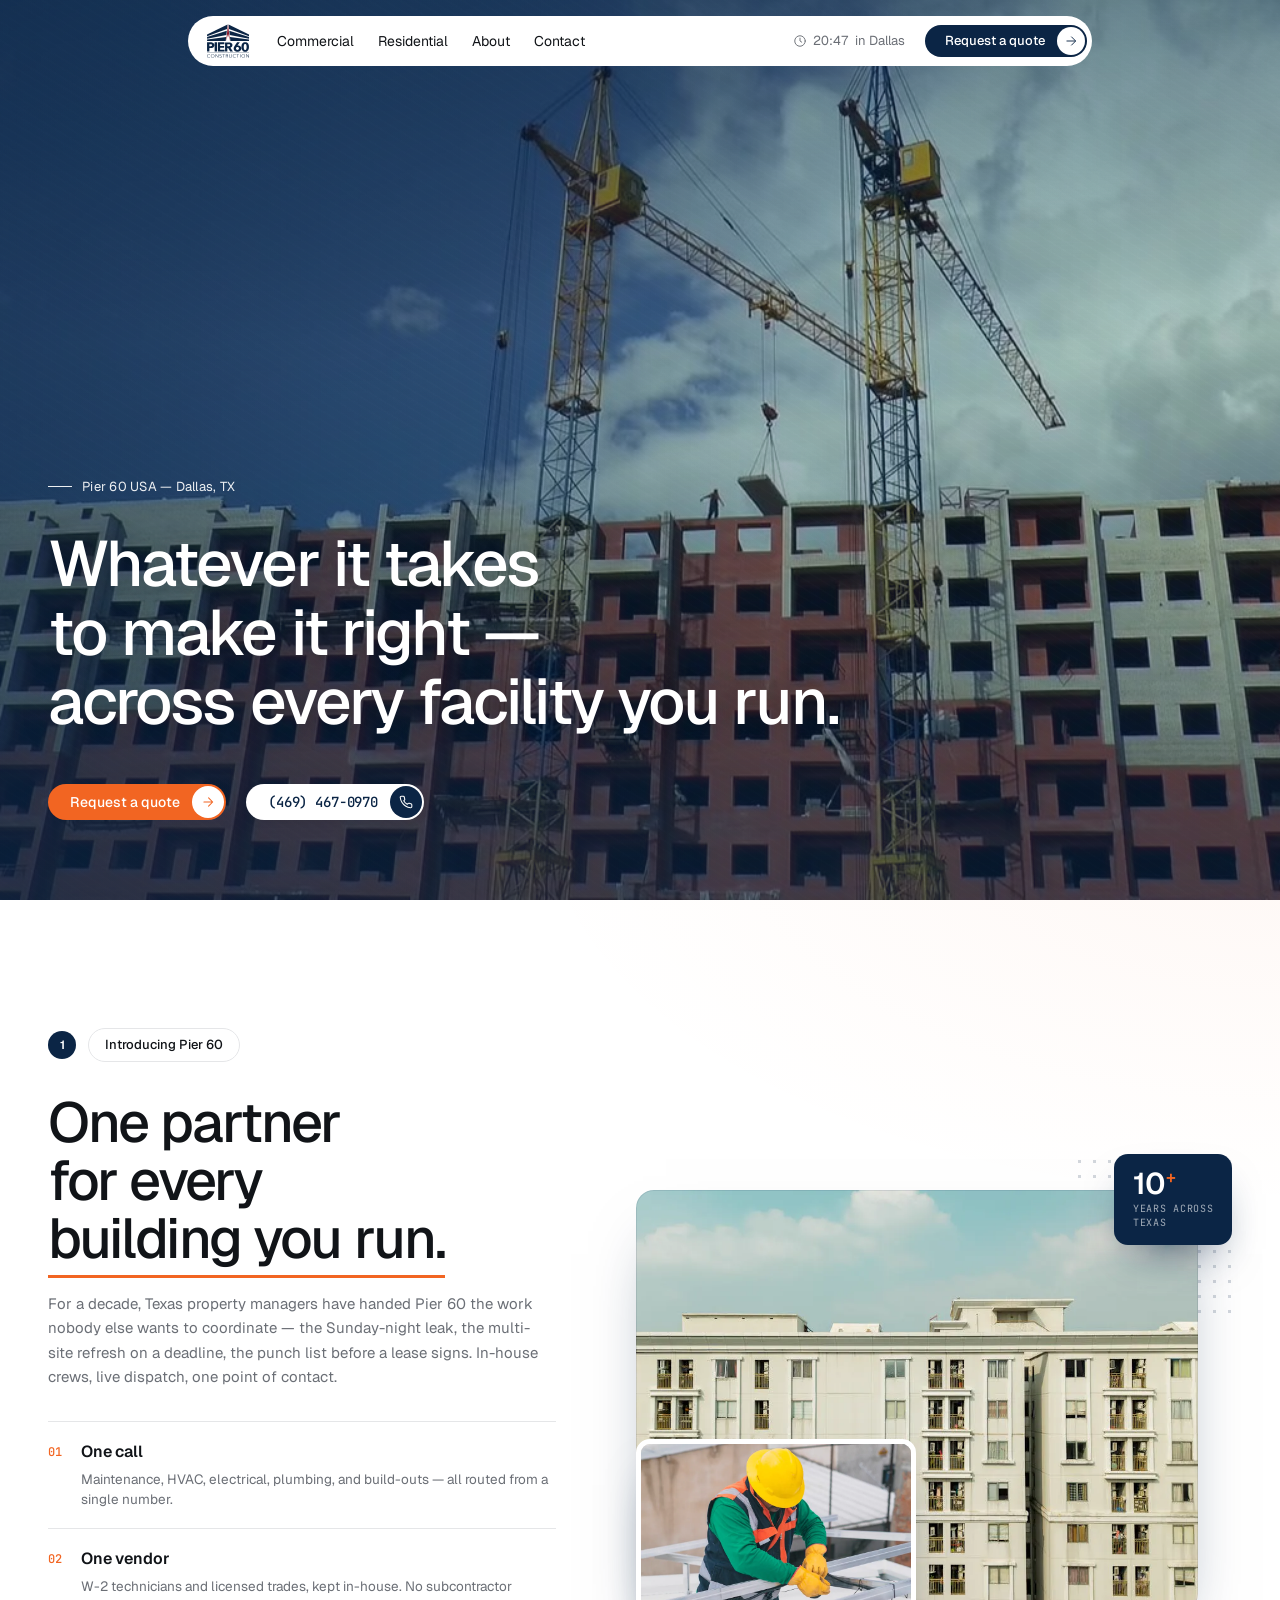
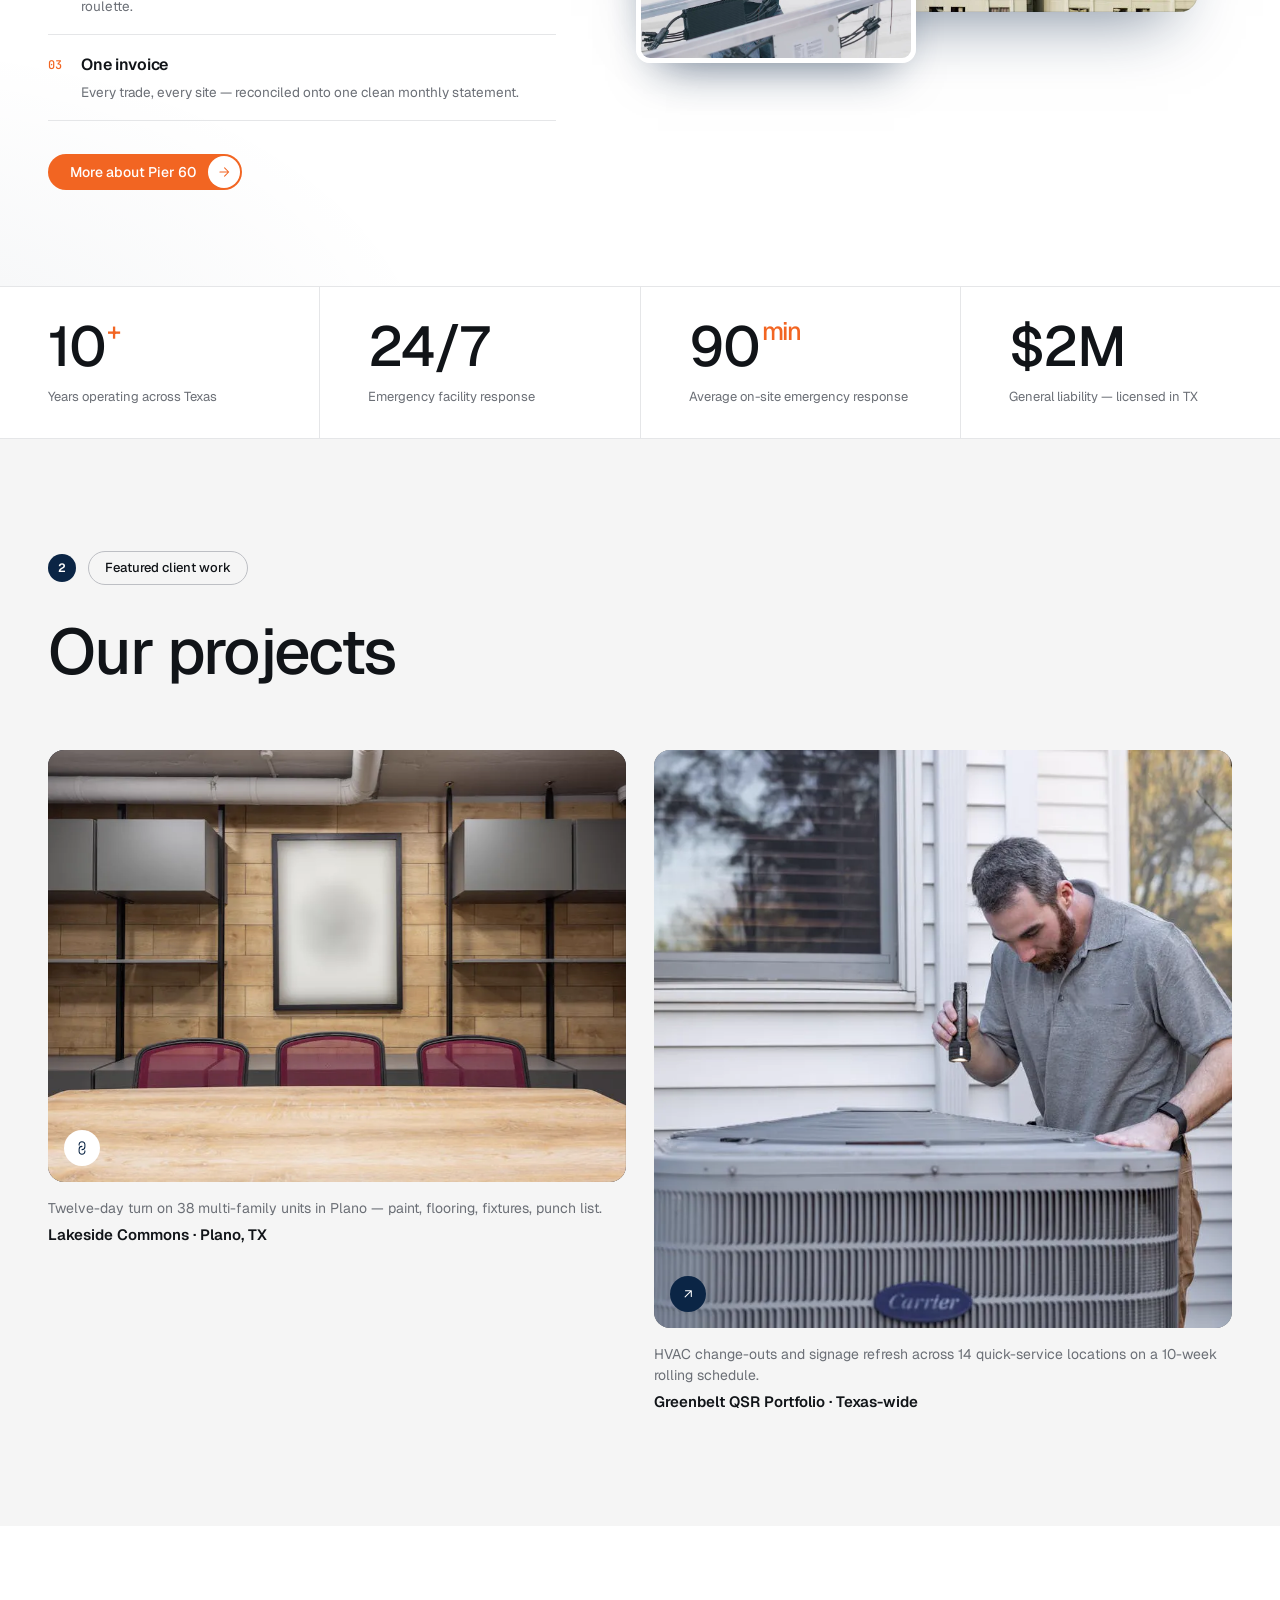
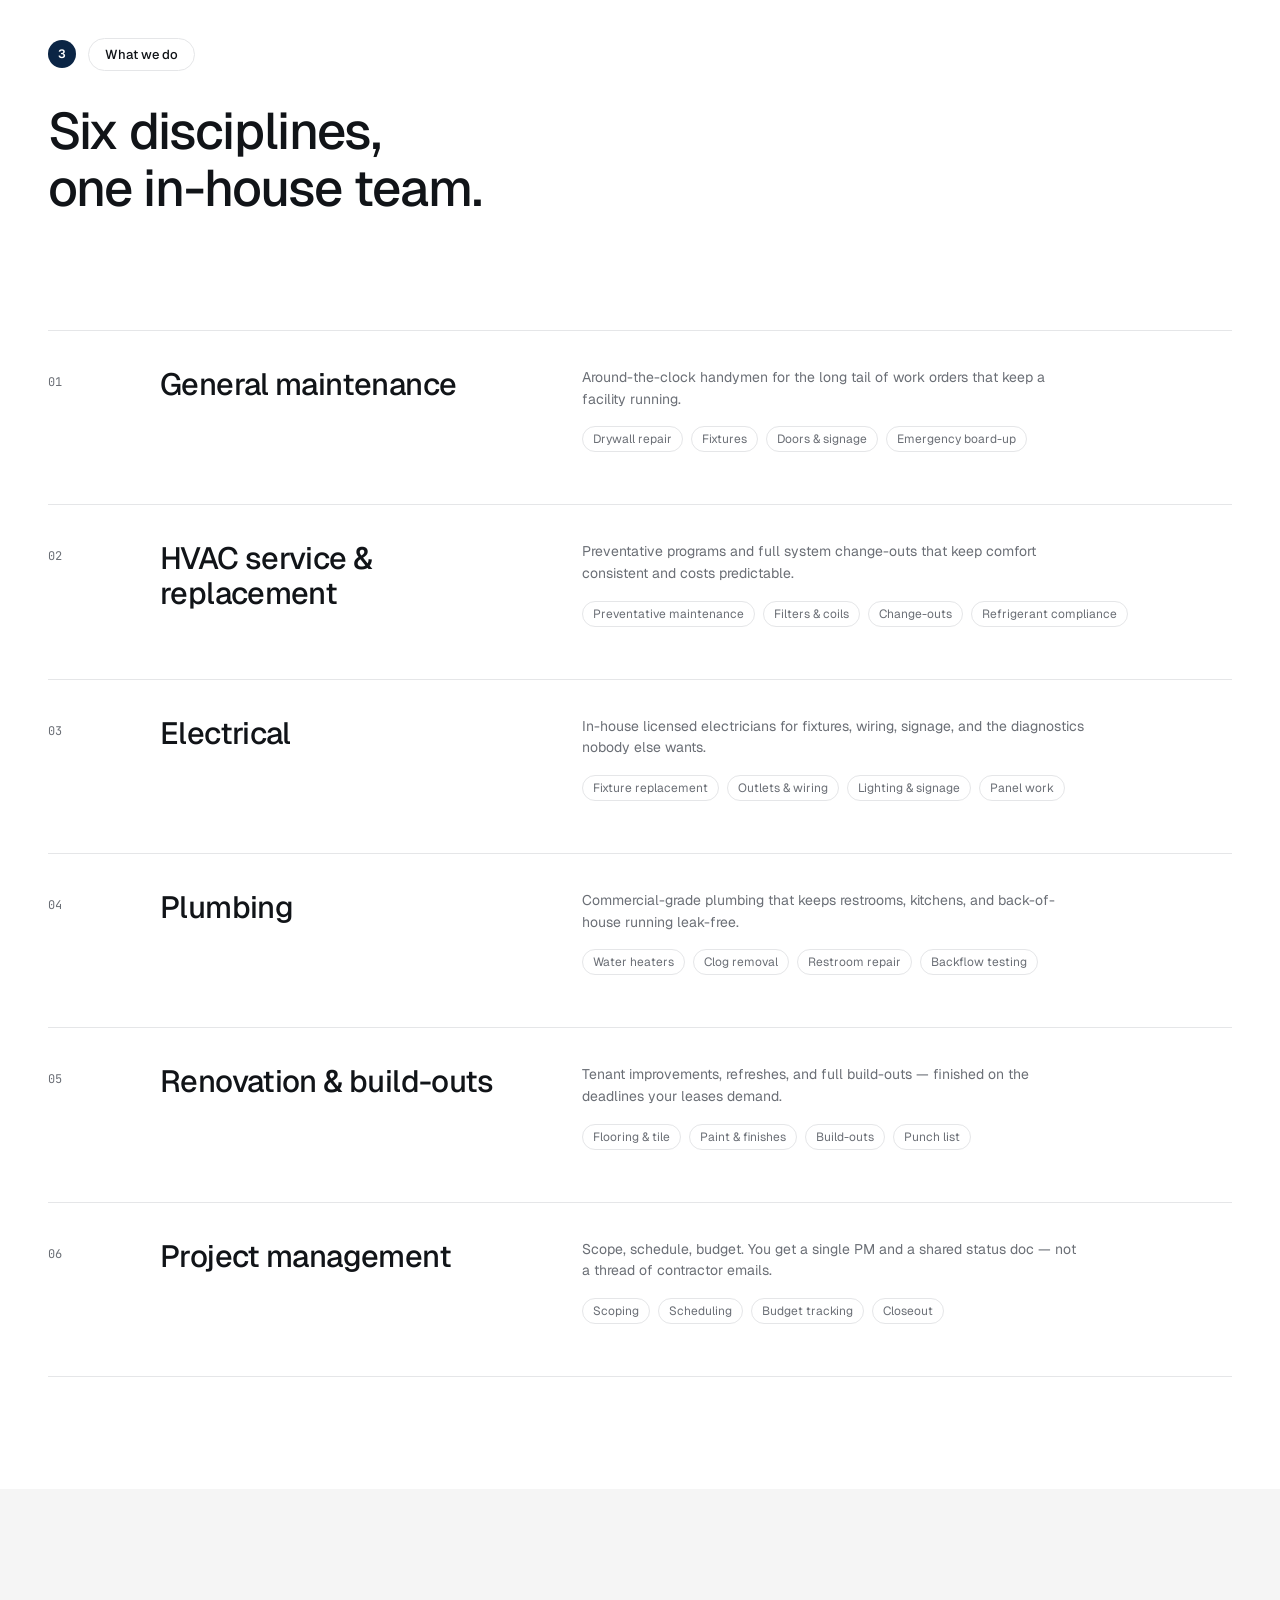
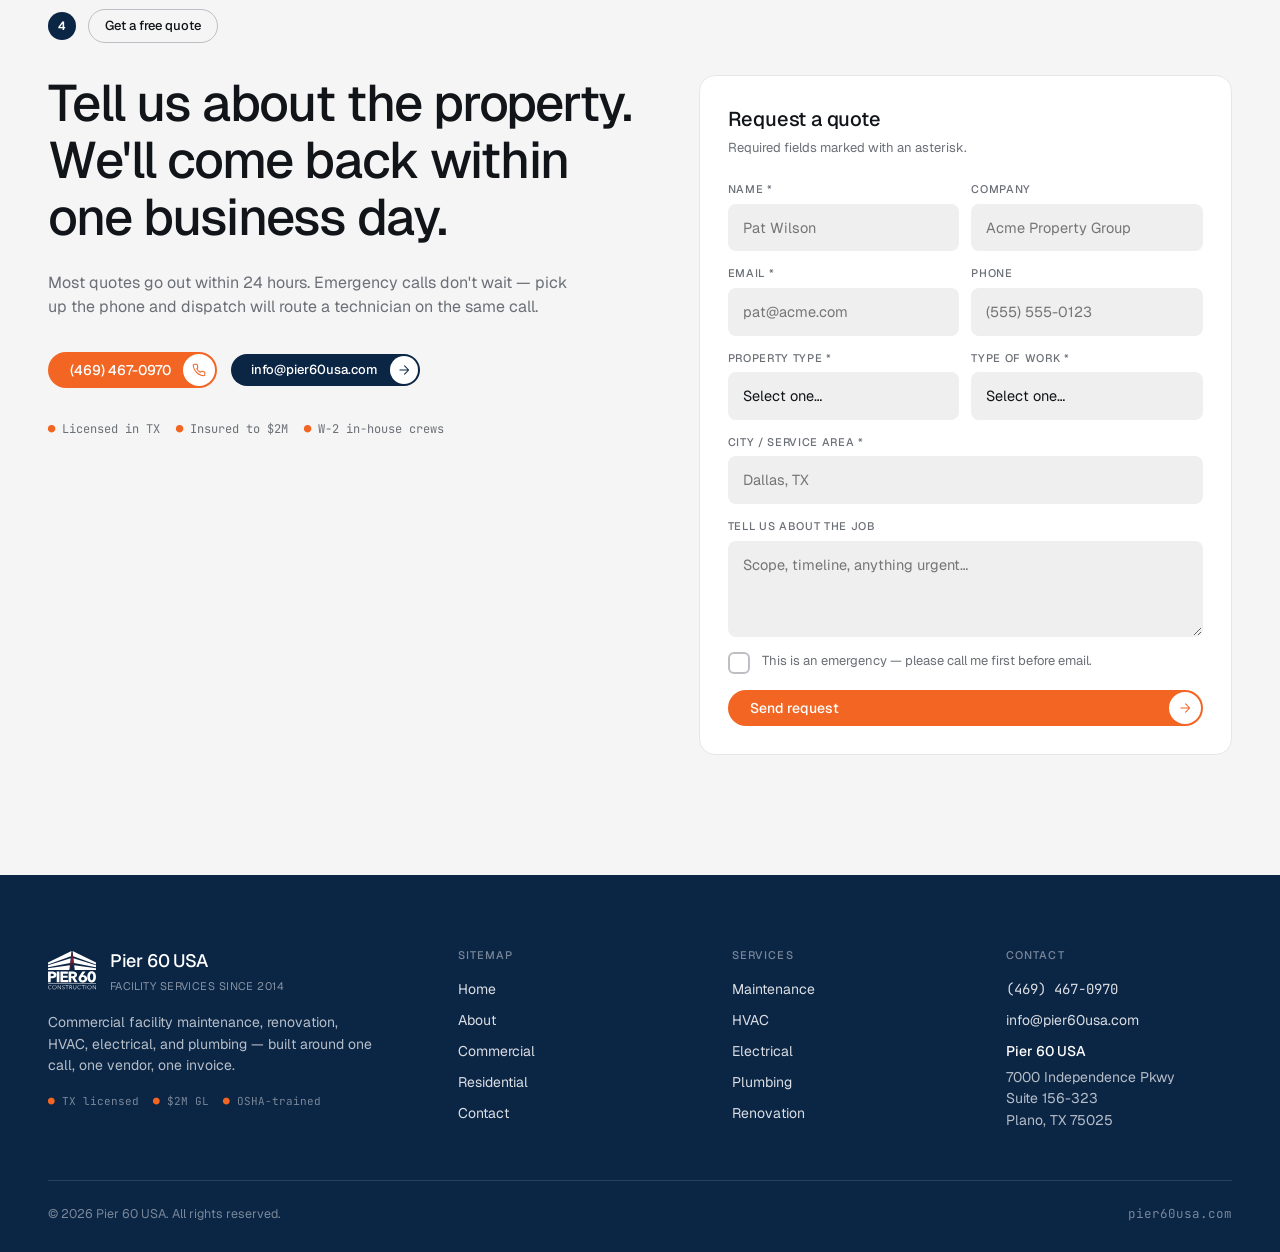
<file: index.html>
<!doctype html>
<html lang="en">
<head>
  <meta charset="utf-8">
  <meta name="viewport" content="width=device-width, initial-scale=1">
  <title>Pier 60 USA — Commercial Facility Maintenance &amp; Renovation, Dallas TX</title>
  <meta name="description" content="Pier 60 USA delivers commercial facility maintenance, renovation, HVAC, electrical, and plumbing services across Texas. Licensed, insured, 24/7 emergency response. Based in Dallas, TX.">

  <!-- Favicons -->
  <link rel="icon" type="image/svg+xml" href="assets/favicon.svg">
  <link rel="icon" type="image/png" sizes="512x512" href="assets/icon-512.png">
  <link rel="apple-touch-icon" href="assets/apple-touch-icon.png">
  <meta name="theme-color" content="#0B2545">

  <!-- Open Graph -->
  <meta property="og:type" content="website">
  <meta property="og:site_name" content="Pier 60 USA">
  <meta property="og:url" content="https://pier60.vercel.app/">
  <meta property="og:title" content="Pier 60 USA - Commercial Facility Maintenance &amp; Renovation, Dallas TX">
  <meta property="og:description" content="Commercial facility maintenance, renovation, HVAC, electrical, and plumbing across Texas. Licensed, insured, 24/7 emergency response. Based in Dallas, TX.">
  <meta property="og:image" content="https://pier60.vercel.app/assets/og-image.png">
  <meta property="og:image:width" content="1200">
  <meta property="og:image:height" content="630">
  <meta property="og:image:alt" content="Pier 60 Construction — Commercial Facility Maintenance & Renovation, Dallas, TX">

  <!-- Twitter -->
  <meta name="twitter:card" content="summary_large_image">
  <meta name="twitter:title" content="Pier 60 USA - Commercial Facility Maintenance &amp; Renovation, Dallas TX">
  <meta name="twitter:description" content="Commercial facility maintenance, renovation, HVAC, electrical, and plumbing across Texas. Licensed, insured, 24/7 emergency response.">
  <meta name="twitter:image" content="https://pier60.vercel.app/assets/og-image.png">

  <link rel="stylesheet" href="styles_v2.css">
</head>
<body>

<!-- ═══════════════════════════════════════════════════════════════
     SECTION 1 — HERO
     ═══════════════════════════════════════════════════════════════ -->
<section class="hero has-video" data-screen-label="01 Hero">
  <video class="hero-video" autoplay muted loop playsinline preload="auto"
         poster="assets/hero-poster.jpg" aria-hidden="true" tabindex="-1">
    <source src="assets/hero-bg.mp4" type="video/mp4">
  </video>
  <div class="hero-bg" aria-hidden="true"></div>

  <!-- Nav -->
  <header class="nav">
    <div class="nav-pill">
      <div class="nav-left">
        <a href="index.html" class="logo" aria-label="Pier 60 USA — Home"><img src="assets/logo-navy.svg" alt="Pier 60"></a>
        <nav class="nav-links" aria-label="Primary">
          <a href="commercial.html">Commercial</a>
          <a href="residential.html">Residential</a>
          <a href="about.html">About</a>
          <a href="contact.html">Contact</a>
        </nav>
      </div>

      <div class="nav-right">
        <div class="nav-meta">
          <span class="availability">Booking work for Q1 2026</span>
          <span class="clock">
            <svg viewBox="0 0 24 24" fill="none" stroke-width="1.6" stroke-linecap="round" stroke-linejoin="round"><circle cx="12" cy="12" r="9"/><path d="M12 7v5l3 2"/></svg>
            <span id="clock-time">--:--</span> in Dallas
          </span>
        </div>
        <a href="#quote" class="btn-pill" aria-label="Request a quote">
          <span class="label"><span>Request a quote</span><span>Request a quote</span></span>
          <span class="ico">
            <svg viewBox="0 0 24 24" fill="none" stroke-width="1.6" stroke-linecap="round" stroke-linejoin="round"><path d="M5 12h14M13 5l7 7-7 7"/></svg>
          </span>
        </a>
      </div>

      <button class="menu-btn" id="menu-open" aria-label="Open menu">
        <svg viewBox="0 0 24 24" fill="none" stroke-width="1.8" stroke-linecap="round" stroke-linejoin="round"><path d="M4 7h16M4 12h16M4 17h16"/></svg>
      </button>
    </div>
  </header>

  <div class="hero-spacer"></div>

  <!-- Hero content -->
  <div class="hero-content">
    <p class="eyebrow-sm">Pier 60 USA — Dallas, TX</p>
    <h1 class="h1">
      Whatever it takes<br class="br-sm"><span class="sp-mobile"> </span>to make it right —<br class="br-sm"><span class="sp-mobile"> </span>across every facility you run.
    </h1>

    <div class="hero-cta-row">
      <a href="#quote" class="btn-pill is-orange" aria-label="Request a quote">
        <span class="label"><span>Request a quote</span><span>Request a quote</span></span>
        <span class="ico">
          <svg viewBox="0 0 24 24" fill="none" stroke-width="1.8" stroke-linecap="round" stroke-linejoin="round"><path d="M5 12h14M13 5l7 7-7 7"/></svg>
        </span>
      </a>

      <a href="tel:+14694670970" class="btn-pill is-phone" aria-label="Call (469) 467-0970">
        <span class="label"><span>(469) 467-0970</span><span>(469) 467-0970</span></span>
        <span class="ico">
          <svg viewBox="0 0 24 24" fill="none" stroke="currentColor" stroke-width="1.8" stroke-linecap="round" stroke-linejoin="round"><path d="M22 16.92v3a2 2 0 0 1-2.18 2 19.79 19.79 0 0 1-8.63-3.07 19.5 19.5 0 0 1-6-6A19.79 19.79 0 0 1 2.12 4.18 2 2 0 0 1 4.11 2h3a2 2 0 0 1 2 1.72c.13.96.36 1.9.7 2.81a2 2 0 0 1-.45 2.11L8.09 9.91a16 16 0 0 0 6 6l1.27-1.27a2 2 0 0 1 2.11-.45c.91.34 1.85.57 2.81.7A2 2 0 0 1 22 16.92Z"/></svg>
        </span>
      </a>
    </div>
  </div>
</section>

<!-- Mobile menu sheet -->
<div class="sheet" id="sheet" aria-hidden="true">
  <div class="sheet-panel">
    <button class="sheet-close" id="menu-close" aria-label="Close menu">
      <svg viewBox="0 0 24 24" width="16" height="16" fill="none" stroke="currentColor" stroke-width="1.8" stroke-linecap="round" stroke-linejoin="round"><path d="M6 6l12 12M18 6L6 18"/></svg>
    </button>
    <span class="time">
      <svg viewBox="0 0 24 24" width="12" height="12" fill="none" stroke="currentColor" stroke-width="1.6" stroke-linecap="round"><circle cx="12" cy="12" r="9"/><path d="M12 7v5l3 2"/></svg>
      <span id="clock-time-m">--:--</span> in Dallas
    </span>
    <nav>
      <a href="commercial.html">Commercial</a>
      <a href="residential.html">Residential</a>
      <a href="about.html">About</a>
      <a href="contact.html">Contact</a>
    </nav>
    <a href="contact.html" class="btn-pill is-orange">
      <span class="label"><span>Start a project</span><span>Start a project</span></span>
      <span class="ico">
        <svg viewBox="0 0 24 24" fill="none" stroke-width="1.8" stroke-linecap="round" stroke-linejoin="round"><path d="M5 12h14M13 5l7 7-7 7"/></svg>
      </span>
    </a>
  </div>
</div>

<!-- ═══════════════════════════════════════════════════════════════
     SECTION 2 — INTRODUCING (About teaser)
     ═══════════════════════════════════════════════════════════════ -->
<section class="section-about intro" data-screen-label="02 Introducing">
  <div class="wrap">
    <div class="intro-grid">

      <!-- ── Left: editorial copy ── -->
      <div class="intro-copy">
        <div class="badge-row" data-reveal style="--d:0">
          <span class="badge-num">1</span>
          <span class="badge-pill">Introducing Pier 60</span>
        </div>

        <h2 class="intro-h" data-reveal style="--d:1">One partner for every<br><span class="u">building you run.</span></h2>

        <p class="intro-lead" data-reveal style="--d:2">For a decade, Texas property managers have handed Pier 60 the work nobody else wants to coordinate — the Sunday-night leak, the multi-site refresh on a deadline, the punch list before a lease signs. In-house crews, live dispatch, one point of contact.</p>

        <ul class="intro-ledger">
          <li data-reveal style="--d:3">
            <span class="lx">01</span>
            <div><h3>One call</h3><p>Maintenance, HVAC, electrical, plumbing, and build-outs — all routed from a single number.</p></div>
          </li>
          <li data-reveal style="--d:4">
            <span class="lx">02</span>
            <div><h3>One vendor</h3><p>W-2 technicians and licensed trades, kept in-house. No subcontractor roulette.</p></div>
          </li>
          <li data-reveal style="--d:5">
            <span class="lx">03</span>
            <div><h3>One invoice</h3><p>Every trade, every site — reconciled onto one clean monthly statement.</p></div>
          </li>
        </ul>

        <a href="about.html" class="btn-pill is-orange intro-cta" data-reveal style="--d:6">
          <span class="label"><span>More about Pier 60</span><span>More about Pier 60</span></span>
          <span class="ico">
            <svg viewBox="0 0 24 24" fill="none" stroke-width="1.8" stroke-linecap="round" stroke-linejoin="round"><path d="M5 12h14M13 5l7 7-7 7"/></svg>
          </span>
        </a>
      </div>

      <!-- ── Right: layered imagery ── -->
      <div class="intro-media">
        <div class="intro-dots" aria-hidden="true"></div>

        <figure class="intro-img intro-img--main" data-reveal style="--d:1">
          <picture>
            <source srcset="assets/about-multifamily.webp" type="image/webp">
            <img src="assets/about-multifamily.jpg" width="1000" height="667" loading="lazy" decoding="async" alt="Multi-family residential building serviced by Pier 60">
          </picture>
        </figure>

        <figure class="intro-img intro-img--inset" data-reveal style="--d:3">
          <picture>
            <source srcset="assets/about-crew.webp" type="image/webp">
            <img src="assets/about-crew.jpg" width="880" height="696" loading="lazy" decoding="async" alt="Pier 60 maintenance crew working on-site in Plano, TX">
          </picture>
        </figure>

        <div class="intro-stat" data-reveal="fade" style="--d:4">
          <span class="intro-stat-n">10<sup>+</sup></span>
          <span class="intro-stat-l">years across<br>Texas</span>
        </div>
      </div>

    </div>
  </div>
</section>

<!-- ═══════════════════════════════════════════════════════════════
     SECTION 3 — STATS STRIP
     ═══════════════════════════════════════════════════════════════ -->
<section class="stats-strip" data-screen-label="03 Stats">
  <div class="wrap">
    <div class="stat-cell">
      <span class="n">10<sup>+</sup></span>
      <span class="lbl">Years operating across Texas</span>
    </div>
    <div class="stat-cell">
      <span class="n">24/7</span>
      <span class="lbl">Emergency facility response</span>
    </div>
    <div class="stat-cell">
      <span class="n">90<sup>min</sup></span>
      <span class="lbl">Average on-site emergency response</span>
    </div>
    <div class="stat-cell">
      <span class="n">$2M</span>
      <span class="lbl">General liability — licensed in TX</span>
    </div>
  </div>
</section>

<!-- ═══════════════════════════════════════════════════════════════
     SECTION 4 — FEATURED WORK / PROJECTS
     ═══════════════════════════════════════════════════════════════ -->
<section class="section-work" data-screen-label="04 Projects">
  <div class="wrap">
    <div class="badge-row">
      <span class="badge-num">2</span>
      <span class="badge-pill" style="border-color: var(--ink-300);">Featured client work</span>
    </div>

    <h2 class="h2-xl">Our projects</h2>

    <div class="cards">
      <a href="commercial.html" class="card">
        <div class="media">
          <div class="ph-fill has-img">
            <picture>
              <source srcset="assets/work-interior.webp" type="image/webp">
              <img src="assets/work-interior.jpg" width="900" height="673" loading="lazy" decoding="async" alt="Refreshed multi-family interior — Lakeside Commons, Plano, TX">
            </picture>
          </div>
          <div class="card-cta">
            <svg class="ico-link" viewBox="0 0 24 24" fill="none" stroke-width="1.8" stroke-linecap="round" stroke-linejoin="round"><path d="M10 14a5 5 0 0 0 7 0l3-3a5 5 0 0 0-7-7l-1 1"/><path d="M14 10a5 5 0 0 0-7 0l-3 3a5 5 0 0 0 7 7l1-1"/></svg>
            <span class="label">Learn more</span>
          </div>
        </div>
        <p class="desc">Twelve-day turn on 38 multi-family units in Plano — paint, flooring, fixtures, punch list.</p>
        <p class="title">Lakeside Commons · Plano, TX</p>
      </a>

      <a href="commercial.html" class="card alt">
        <div class="media">
          <div class="ph-fill has-img">
            <picture>
              <source srcset="assets/work-hvac.webp" type="image/webp">
              <img src="assets/work-hvac.jpg" width="800" height="800" loading="lazy" decoding="async" alt="Technician servicing a rooftop HVAC unit — Greenbelt QSR portfolio rollout">
            </picture>
          </div>
          <div class="card-cta">
            <svg class="ico-link" viewBox="0 0 24 24" fill="none" stroke-width="1.8" stroke-linecap="round" stroke-linejoin="round"><path d="M5 12h14M13 5l7 7-7 7"/></svg>
            <span class="label">View case study</span>
          </div>
        </div>
        <p class="desc">HVAC change-outs and signage refresh across 14 quick-service locations on a 10-week rolling schedule.</p>
        <p class="title">Greenbelt QSR Portfolio · Texas-wide</p>
      </a>
    </div>
  </div>
</section>

<!-- ═══════════════════════════════════════════════════════════════
     SECTION 5 — SERVICES LIST
     ═══════════════════════════════════════════════════════════════ -->
<section class="section-services" data-screen-label="05 Services">
  <div class="wrap">
    <div class="badge-row">
      <span class="badge-num">3</span>
      <span class="badge-pill">What we do</span>
    </div>

    <h2 class="h2">Six disciplines,<br>one in-house team.</h2>

    <div class="services-list">
      <div class="svc-row">
        <span class="num">01</span>
        <h3>General maintenance</h3>
        <div>
          <p>Around-the-clock handymen for the long tail of work orders that keep a facility running.</p>
          <ul class="tags">
            <li>Drywall repair</li><li>Fixtures</li><li>Doors &amp; signage</li><li>Emergency board-up</li>
          </ul>
        </div>
      </div>

      <div class="svc-row">
        <span class="num">02</span>
        <h3>HVAC service &amp; replacement</h3>
        <div>
          <p>Preventative programs and full system change-outs that keep comfort consistent and costs predictable.</p>
          <ul class="tags">
            <li>Preventative maintenance</li><li>Filters &amp; coils</li><li>Change-outs</li><li>Refrigerant compliance</li>
          </ul>
        </div>
      </div>

      <div class="svc-row">
        <span class="num">03</span>
        <h3>Electrical</h3>
        <div>
          <p>In-house licensed electricians for fixtures, wiring, signage, and the diagnostics nobody else wants.</p>
          <ul class="tags">
            <li>Fixture replacement</li><li>Outlets &amp; wiring</li><li>Lighting &amp; signage</li><li>Panel work</li>
          </ul>
        </div>
      </div>

      <div class="svc-row">
        <span class="num">04</span>
        <h3>Plumbing</h3>
        <div>
          <p>Commercial-grade plumbing that keeps restrooms, kitchens, and back-of-house running leak-free.</p>
          <ul class="tags">
            <li>Water heaters</li><li>Clog removal</li><li>Restroom repair</li><li>Backflow testing</li>
          </ul>
        </div>
      </div>

      <div class="svc-row">
        <span class="num">05</span>
        <h3>Renovation &amp; build-outs</h3>
        <div>
          <p>Tenant improvements, refreshes, and full build-outs — finished on the deadlines your leases demand.</p>
          <ul class="tags">
            <li>Flooring &amp; tile</li><li>Paint &amp; finishes</li><li>Build-outs</li><li>Punch list</li>
          </ul>
        </div>
      </div>

      <div class="svc-row">
        <span class="num">06</span>
        <h3>Project management</h3>
        <div>
          <p>Scope, schedule, budget. You get a single PM and a shared status doc — not a thread of contractor emails.</p>
          <ul class="tags">
            <li>Scoping</li><li>Scheduling</li><li>Budget tracking</li><li>Closeout</li>
          </ul>
        </div>
      </div>
    </div>
  </div>
</section>

<!-- ═══════════════════════════════════════════════════════════════
     SECTION 6 — CONTACT
     ═══════════════════════════════════════════════════════════════ -->
<section class="section-contact" id="quote" data-screen-label="06 Contact">
  <div class="wrap">
    <div class="badge-row">
      <span class="badge-num">4</span>
      <span class="badge-pill" style="border-color: var(--ink-300);">Get a free quote</span>
    </div>

    <div class="contact-grid">
      <div>
        <h2 class="h2" style="margin-bottom: 0;">Tell us about the property.<br>We'll come back within one business day.</h2>
        <p class="lede">Most quotes go out within 24 hours. Emergency calls don't wait — pick up the phone and dispatch will route a technician on the same call.</p>

        <div class="contact-quick">
          <a href="tel:+14694670970" class="btn-pill is-orange" aria-label="Call dispatch">
            <span class="label"><span>(469) 467-0970</span><span>(469) 467-0970</span></span>
            <span class="ico">
              <svg viewBox="0 0 24 24" fill="none" stroke-width="1.8" stroke-linecap="round" stroke-linejoin="round"><path d="M22 16.92v3a2 2 0 0 1-2.18 2 19.79 19.79 0 0 1-8.63-3.07 19.5 19.5 0 0 1-6-6A19.79 19.79 0 0 1 2.12 4.18 2 2 0 0 1 4.11 2h3a2 2 0 0 1 2 1.72c.13.96.36 1.9.7 2.81a2 2 0 0 1-.45 2.11L8.09 9.91a16 16 0 0 0 6 6l1.27-1.27a2 2 0 0 1 2.11-.45c.91.34 1.85.57 2.81.7A2 2 0 0 1 22 16.92Z"/></svg>
            </span>
          </a>
          <a href="mailto:info@pier60usa.com" class="btn-pill">
            <span class="label"><span>info@pier60usa.com</span><span>info@pier60usa.com</span></span>
            <span class="ico">
              <svg viewBox="0 0 24 24" fill="none" stroke-width="1.8" stroke-linecap="round" stroke-linejoin="round"><path d="M5 12h14M13 5l7 7-7 7"/></svg>
            </span>
          </a>
        </div>

        <div class="contact-tags">
          <span>Licensed in TX</span>
          <span>Insured to $2M</span>
          <span>W-2 in-house crews</span>
        </div>
      </div>

      <form class="form-card" onsubmit="event.preventDefault(); var b=this.querySelector('button .label'); b.innerHTML='<span>Thanks — we will be in touch.</span><span>Thanks — we will be in touch.</span>'; this.querySelector('button').disabled=true;">
        <h3>Request a quote</h3>
        <p class="hint">Required fields marked with an asterisk.</p>

        <div class="field-row">
          <div class="field">
            <label for="f-name">Name *</label>
            <input id="f-name" type="text" required placeholder="Pat Wilson">
          </div>
          <div class="field">
            <label for="f-company">Company</label>
            <input id="f-company" type="text" placeholder="Acme Property Group">
          </div>
        </div>

        <div class="field-row">
          <div class="field">
            <label for="f-email">Email *</label>
            <input id="f-email" type="email" required placeholder="pat@acme.com">
          </div>
          <div class="field">
            <label for="f-phone">Phone</label>
            <input id="f-phone" type="tel" placeholder="(555) 555-0123">
          </div>
        </div>

        <div class="field-row">
          <div class="field">
            <label for="f-type">Property type *</label>
            <select id="f-type" required>
              <option value="">Select one…</option>
              <option>Commercial — single site</option>
              <option>Commercial — multi-site portfolio</option>
              <option>Multi-family / apartments</option>
              <option>Residential — single home</option>
              <option>Other</option>
            </select>
          </div>
          <div class="field">
            <label for="f-service">Type of work *</label>
            <select id="f-service" required>
              <option value="">Select one…</option>
              <option>General maintenance</option>
              <option>HVAC</option>
              <option>Electrical</option>
              <option>Plumbing</option>
              <option>Renovation / build-out</option>
              <option>Kitchen / bath remodel</option>
              <option>Project management</option>
              <option>Emergency — 24/7 dispatch</option>
            </select>
          </div>
        </div>

        <div class="field">
          <label for="f-city">City / service area *</label>
          <input id="f-city" type="text" required placeholder="Dallas, TX">
        </div>

        <div class="field">
          <label for="f-notes">Tell us about the job</label>
          <textarea id="f-notes" placeholder="Scope, timeline, anything urgent…"></textarea>
        </div>

        <div class="field" style="margin-bottom: 8px;">
          <label class="checkbox">
            <input type="checkbox">
            <span class="box"><svg viewBox="0 0 24 24" aria-hidden="true"><path d="M4 12l5 5L20 6"/></svg></span>
            <span class="text">This is an emergency — please call me first before email.</span>
          </label>
        </div>

        <button type="submit" class="btn-pill is-orange">
          <span class="label"><span>Send request</span><span>Send request</span></span>
          <span class="ico">
            <svg viewBox="0 0 24 24" fill="none" stroke-width="1.8" stroke-linecap="round" stroke-linejoin="round"><path d="M5 12h14M13 5l7 7-7 7"/></svg>
          </span>
        </button>
      </form>
    </div>
  </div>
</section>

<!-- ═══════════════════════════════════════════════════════════════
     FOOTER
     ═══════════════════════════════════════════════════════════════ -->
<footer class="foot">
  <div class="wrap">
    <div class="foot-grid">
      <div>
        <div class="brand-row">
          <span class="logo"><img src="assets/logo-white.svg" alt="Pier 60 Construction"></span>
          <span class="name">Pier 60 USA<small>Facility services since 2014</small></span>
        </div>
        <p>Commercial facility maintenance, renovation, HVAC, electrical, and plumbing — built around one call, one vendor, one invoice.</p>
        <div class="foot-licenses">
          <span>TX licensed</span>
          <span>$2M GL</span>
          <span>OSHA-trained</span>
        </div>
      </div>
      <div>
        <h5>Sitemap</h5>
        <ul>
          <li><a href="index.html">Home</a></li>
          <li><a href="about.html">About</a></li>
          <li><a href="commercial.html">Commercial</a></li>
          <li><a href="residential.html">Residential</a></li>
          <li><a href="contact.html">Contact</a></li>
        </ul>
      </div>
      <div>
        <h5>Services</h5>
        <ul>
          <li><a href="commercial.html#maintenance">Maintenance</a></li>
          <li><a href="commercial.html#hvac">HVAC</a></li>
          <li><a href="commercial.html#electrical">Electrical</a></li>
          <li><a href="commercial.html#plumbing">Plumbing</a></li>
          <li><a href="commercial.html#renovation">Renovation</a></li>
        </ul>
      </div>
      <div>
        <h5>Contact</h5>
        <ul>
          <li><a href="tel:+14694670970" class="tel">(469) 467-0970</a></li>
          <li><a href="mailto:info@pier60usa.com">info@pier60usa.com</a></li>
          <li>
            <address class="foot-address">
              <strong>Pier 60 USA</strong>
              7000 Independence Pkwy<br>
              Suite 156-323<br>
              Plano, TX 75025
            </address>
          </li>
        </ul>
      </div>
    </div>
    <div class="foot-bottom">
      <span>© <span id="year">2026</span> Pier 60 USA. All rights reserved.</span>
      <span class="tel">pier60usa.com</span>
    </div>
  </div>
</footer>

<script>
  // Live clock — Dallas (America/Chicago)
  function pad(n) { return String(n).padStart(2, '0'); }
  function updateClock() {
    var t = new Date().toLocaleString('en-US', {
      timeZone: 'America/Chicago',
      hour12: false,
      hour: '2-digit',
      minute: '2-digit'
    });
    document.querySelectorAll('#clock-time, #clock-time-m').forEach(function(el){ el.textContent = t; });
  }
  updateClock();
  setInterval(updateClock, 1000);

  // Year
  document.getElementById('year').textContent = new Date().getFullYear();

  // Mobile menu
  var sheet = document.getElementById('sheet');
  document.getElementById('menu-open').addEventListener('click', function(){
    sheet.classList.add('open');
    sheet.setAttribute('aria-hidden', 'false');
  });
  document.getElementById('menu-close').addEventListener('click', function(){
    sheet.classList.remove('open');
    sheet.setAttribute('aria-hidden', 'true');
  });
  sheet.addEventListener('click', function(e){
    if (e.target === sheet) {
      sheet.classList.remove('open');
      sheet.setAttribute('aria-hidden', 'true');
    }
  });

  // Orchestrated reveal for the "Introducing Pier 60" section
  (function () {
    var els = document.querySelectorAll('.intro [data-reveal]');
    if (!els.length) return;
    document.documentElement.classList.add('reveal-ready');
    if (!('IntersectionObserver' in window)) {
      els.forEach(function (el) { el.classList.add('is-in'); });
      return;
    }
    var io = new IntersectionObserver(function (entries) {
      entries.forEach(function (e) {
        if (e.isIntersecting) { e.target.classList.add('is-in'); io.unobserve(e.target); }
      });
    }, { threshold: 0.2, rootMargin: '0px 0px -8% 0px' });
    els.forEach(function (el) { io.observe(el); });
  })();
</script>

<script>
  window.va = function () {
    (window.vaq = window.vaq || []).push(arguments);
  };
</script>

<script defer src="https://cdn.vercel-insights.com/v1/script.js"></script>

</body>
</html>
</file>
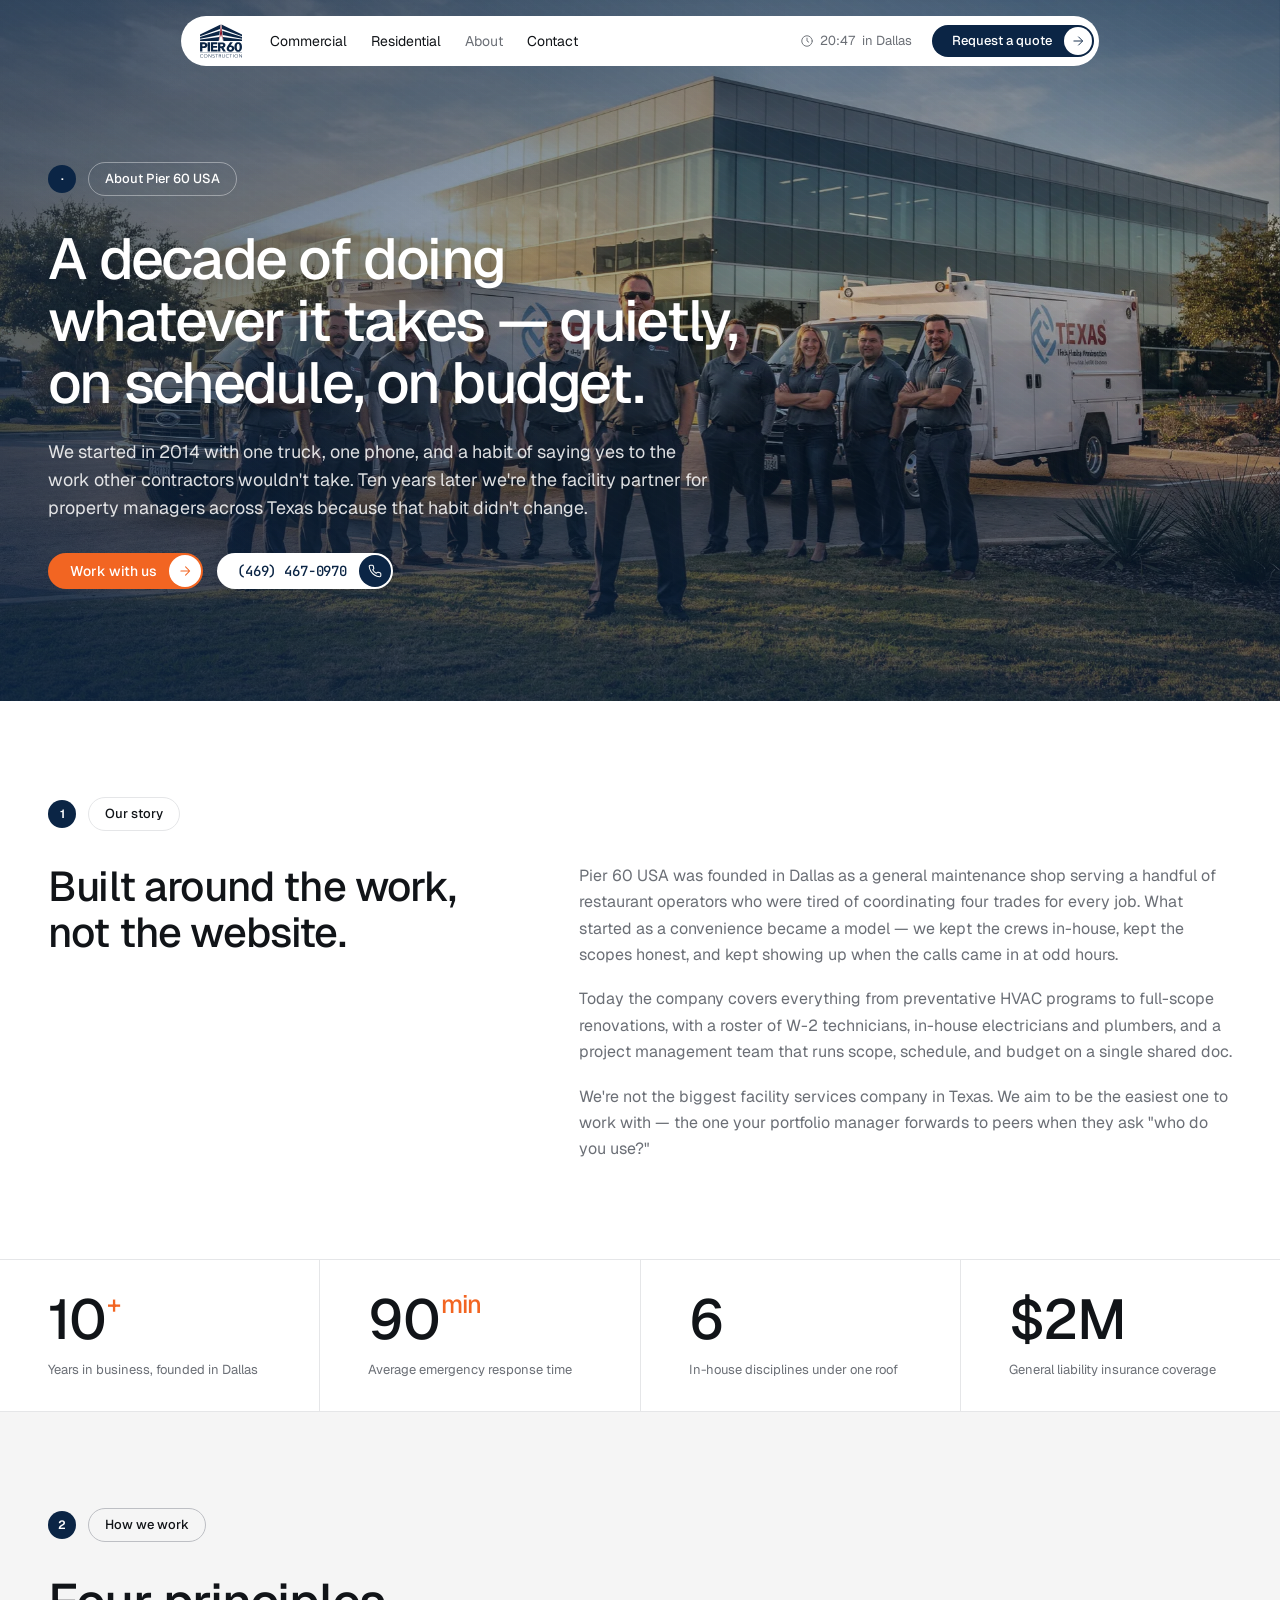
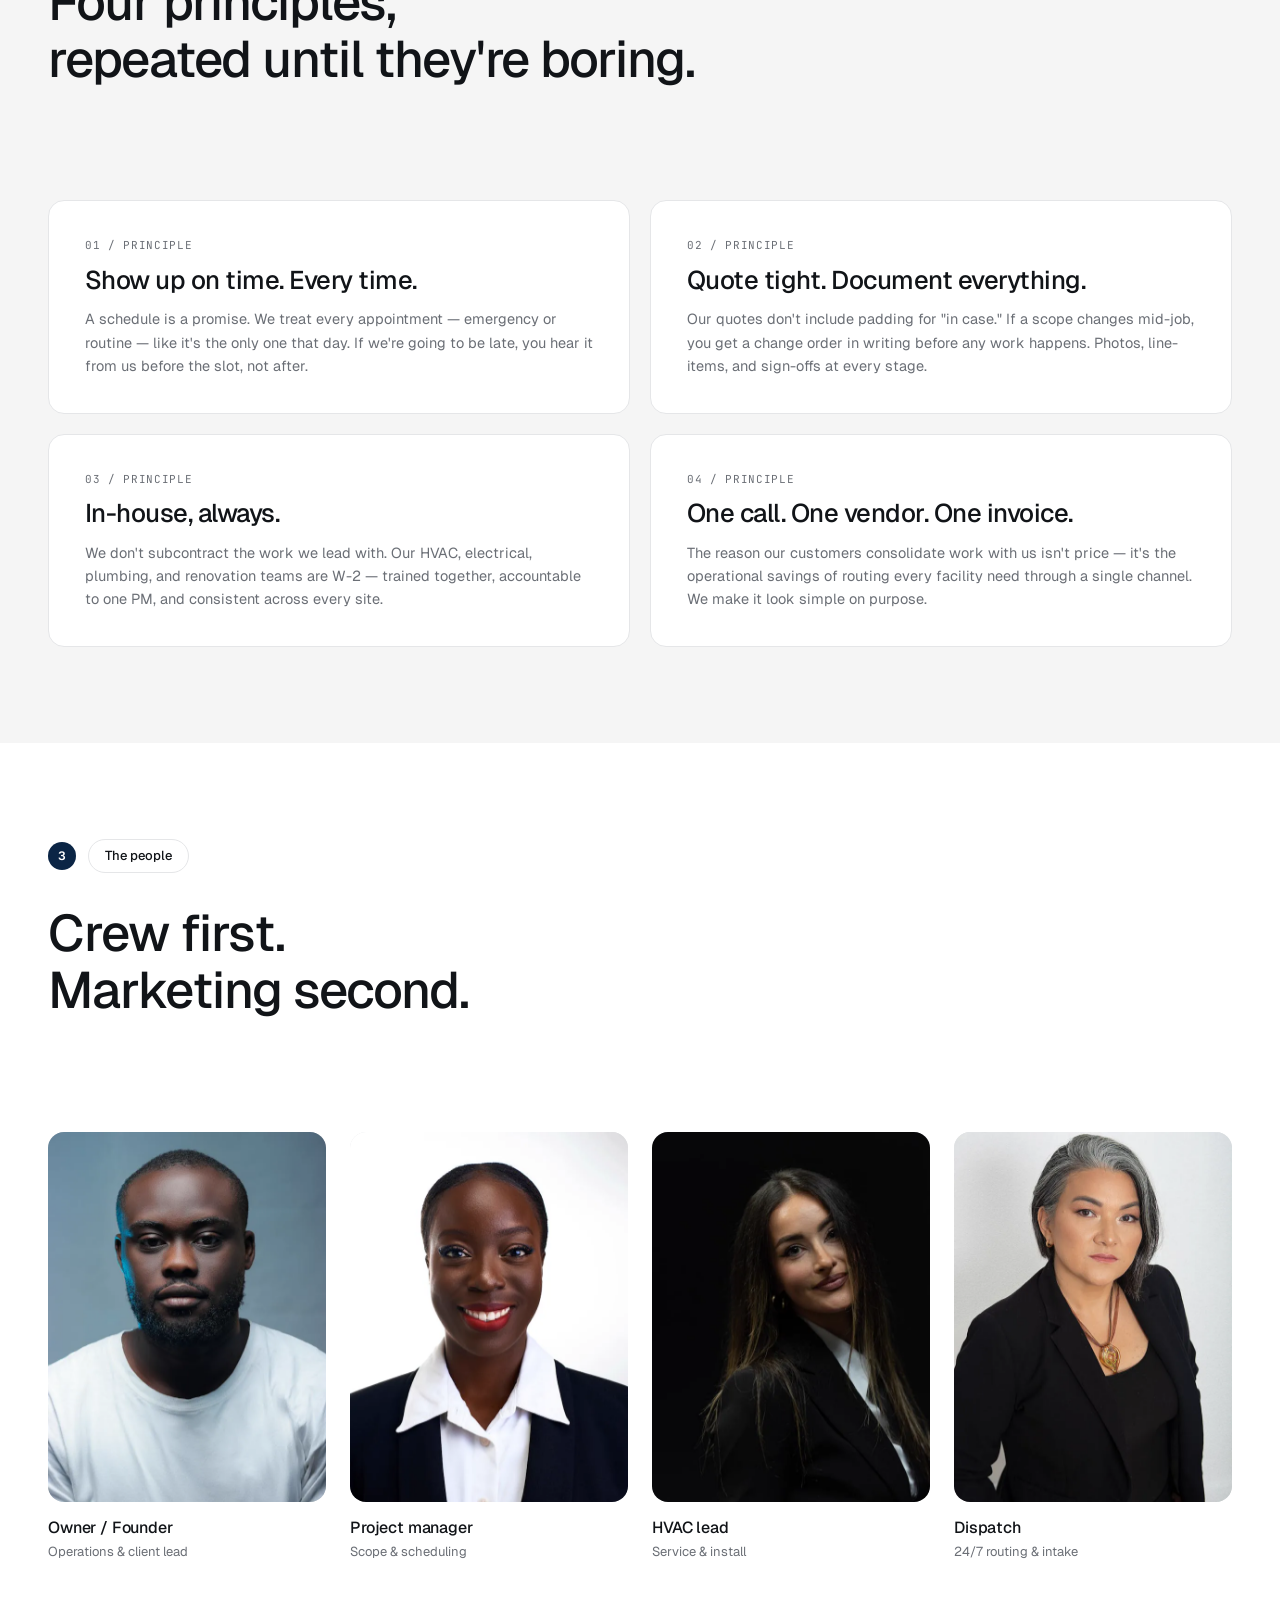
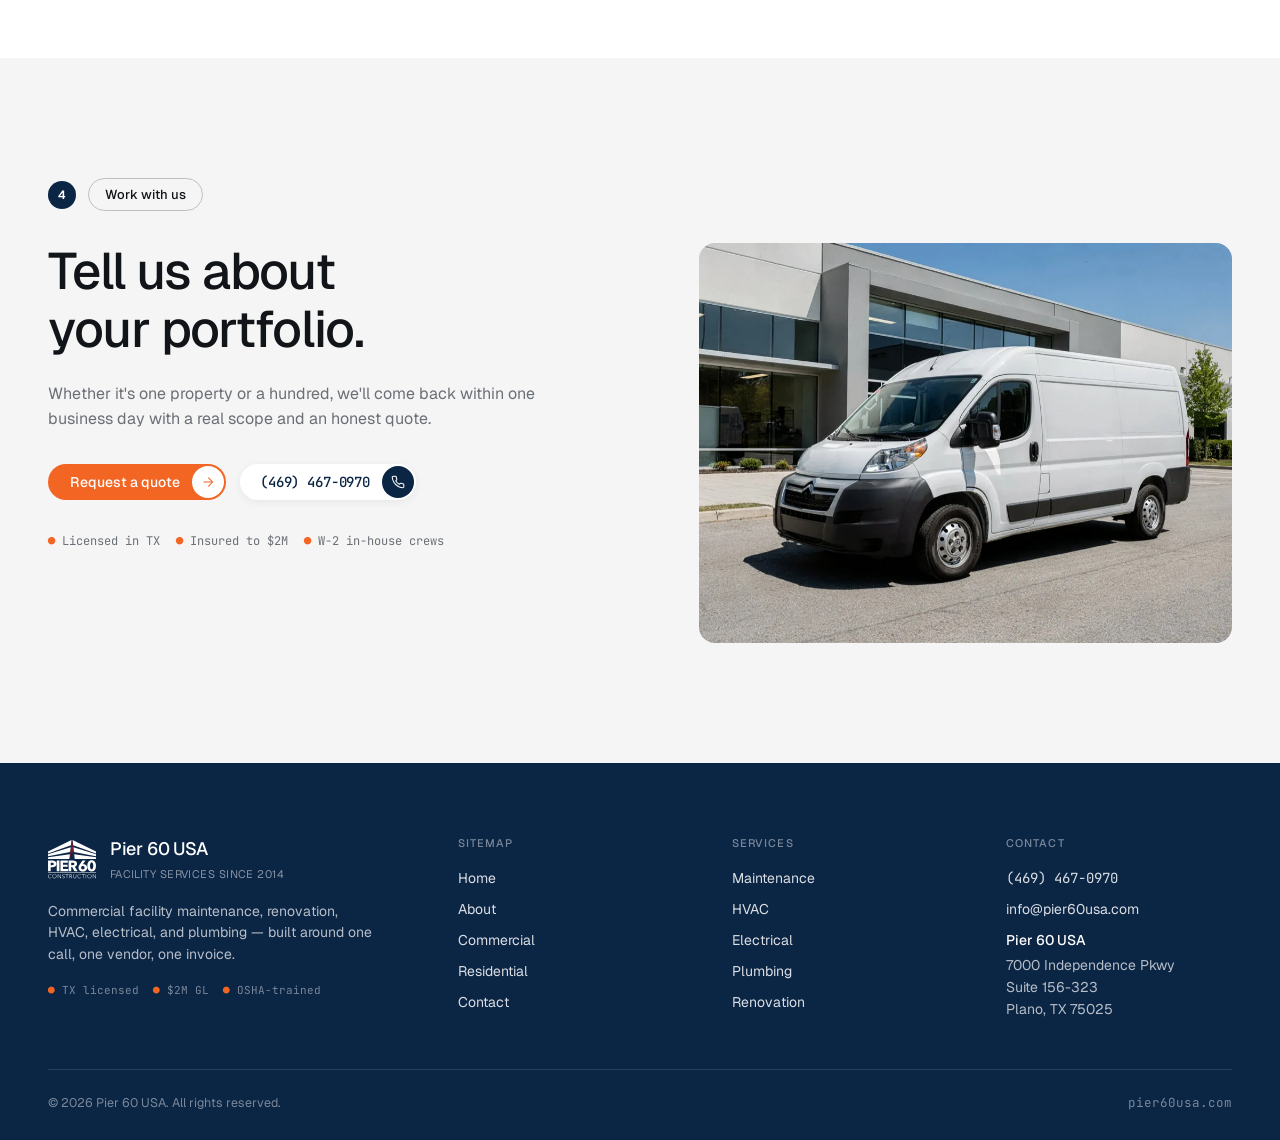
<file: about.html>
<!doctype html>
<html lang="en">
<head>
  <meta charset="utf-8">
  <meta name="viewport" content="width=device-width, initial-scale=1">
  <title>About — Pier 60 USA · Dallas-based commercial facility services</title>
  <meta name="description" content="A decade of facility maintenance and renovation work across Texas. In-house crews, honest scopes, and a one-vendor model built for commercial property managers.">

  <!-- Favicons -->
  <link rel="icon" type="image/svg+xml" href="assets/favicon.svg">
  <link rel="icon" type="image/png" sizes="512x512" href="assets/icon-512.png">
  <link rel="apple-touch-icon" href="assets/apple-touch-icon.png">
  <meta name="theme-color" content="#0B2545">

  <!-- Open Graph -->
  <meta property="og:type" content="website">
  <meta property="og:site_name" content="Pier 60 USA">
  <meta property="og:url" content="https://pier60.vercel.app/about.html">
  <meta property="og:title" content="About - Pier 60 USA · Dallas-based commercial facility services">
  <meta property="og:description" content="A decade of facility maintenance and renovation work across Texas. In-house crews, honest scopes, and a one-vendor model built for commercial property managers.">
  <meta property="og:image" content="https://pier60.vercel.app/assets/og-image.png">
  <meta property="og:image:width" content="1200">
  <meta property="og:image:height" content="630">
  <meta property="og:image:alt" content="Pier 60 Construction - Commercial Facility Maintenance & Renovation, Dallas, TX">

  <!-- Twitter -->
  <meta name="twitter:card" content="summary_large_image">
  <meta name="twitter:title" content="About - Pier 60 USA · Dallas-based commercial facility services">
  <meta name="twitter:description" content="A decade of facility maintenance and renovation work across Texas. In-house crews, honest scopes, and a one-vendor model.">
  <meta name="twitter:image" content="https://pier60.vercel.app/assets/og-image.png">

  <link rel="stylesheet" href="styles_v2.css">
</head>
<body>

<!-- ═══════════════════════════════════════════════════════════════
     PAGE HERO
     ═══════════════════════════════════════════════════════════════ -->
<section class="hero-inner has-media has-image" data-screen-label="01 About hero">
  <picture>
    <source srcset="assets/hero-about.webp" type="image/webp">
    <img class="hero-media" src="assets/hero-about.jpg" alt="" aria-hidden="true">
  </picture>
  <div class="hero-bg" aria-hidden="true"></div>

  <header class="nav">
    <div class="nav-pill">
      <div class="nav-left">
        <a href="index.html" class="logo" aria-label="Pier 60 USA — Home"><img src="assets/logo-navy.svg" alt="Pier 60"></a>
        <nav class="nav-links" aria-label="Primary">
          <a href="commercial.html">Commercial</a>
          <a href="residential.html">Residential</a>
          <a href="about.html" class="active">About</a>
          <a href="contact.html">Contact</a>
        </nav>
      </div>
      <div class="nav-right">
        <div class="nav-meta">
          <br>
          <span class="availability">Booking work for Q1 2026</span>
          <span class="clock">
            <svg viewBox="0 0 24 24" fill="none" stroke-width="1.6" stroke-linecap="round" stroke-linejoin="round"><circle cx="12" cy="12" r="9"/><path d="M12 7v5l3 2"/></svg>
            <span class="clock-time">--:--</span> in Dallas
          </span>
        </div>
        <a href="contact.html#quote-form" class="btn-pill">
          <span class="label"><span>Request a quote</span><span>Request a quote</span></span>
          <span class="ico"><svg viewBox="0 0 24 24" fill="none" stroke="currentColor" stroke-width="1.6" stroke-linecap="round" stroke-linejoin="round"><path d="M5 12h14M13 5l7 7-7 7"/></svg></span>
        </a>
      </div>
      <button class="menu-btn" id="menu-open" aria-label="Open menu">
        <svg viewBox="0 0 24 24" fill="none" stroke="currentColor" stroke-width="1.8" stroke-linecap="round" stroke-linejoin="round"><path d="M4 7h16M4 12h16M4 17h16"/></svg>
      </button>
    </div>
  </header>

  <div class="hero-inner-content">
    <div class="badge-row">
      <span class="badge-num">·</span>
      <span class="badge-pill">About Pier 60 USA</span>
    </div>
    <h1>A decade of doing whatever it takes — quietly, on schedule, on budget.</h1>
    <p class="lede">We started in 2014 with one truck, one phone, and a habit of saying yes to the work other contractors wouldn't take. Ten years later we're the facility partner for property managers across Texas because that habit didn't change.</p>
    <div class="cta-row">
      <a href="contact.html" class="btn-pill is-orange">
        <span class="label"><span>Work with us</span><span>Work with us</span></span>
        <span class="ico"><svg viewBox="0 0 24 24" fill="none" stroke="currentColor" stroke-width="1.8" stroke-linecap="round" stroke-linejoin="round"><path d="M5 12h14M13 5l7 7-7 7"/></svg></span>
      </a>
      <a href="tel:+14694670970" class="btn-pill is-phone">
        <span class="label"><span>(469) 467-0970</span><span>(469) 467-0970</span></span>
        <span class="ico"><svg viewBox="0 0 24 24" fill="none" stroke="currentColor" stroke-width="1.8" stroke-linecap="round" stroke-linejoin="round"><path d="M22 16.92v3a2 2 0 0 1-2.18 2 19.79 19.79 0 0 1-8.63-3.07 19.5 19.5 0 0 1-6-6A19.79 19.79 0 0 1 2.12 4.18 2 2 0 0 1 4.11 2h3a2 2 0 0 1 2 1.72c.13.96.36 1.9.7 2.81a2 2 0 0 1-.45 2.11L8.09 9.91a16 16 0 0 0 6 6l1.27-1.27a2 2 0 0 1 2.11-.45c.91.34 1.85.57 2.81.7A2 2 0 0 1 22 16.92Z"/></svg></span>
      </a>
    </div>
  </div>
</section>

<!-- Mobile menu sheet -->
<div class="sheet" id="sheet" aria-hidden="true">
  <div class="sheet-panel">
    <button class="sheet-close" id="menu-close" aria-label="Close menu">
      <svg viewBox="0 0 24 24" width="16" height="16" fill="none" stroke="currentColor" stroke-width="1.8" stroke-linecap="round" stroke-linejoin="round"><path d="M6 6l12 12M18 6L6 18"/></svg>
    </button>
    <span class="time">
      <svg viewBox="0 0 24 24" width="12" height="12" fill="none" stroke="currentColor" stroke-width="1.6" stroke-linecap="round"><circle cx="12" cy="12" r="9"/><path d="M12 7v5l3 2"/></svg>
      <span class="clock-time">--:--</span> in Dallas
    </span>
    <nav>
      <a href="commercial.html">Commercial</a>
      <a href="residential.html">Residential</a>
      <a href="about.html">About</a>
      <a href="contact.html">Contact</a>
    </nav>
    <a href="contact.html" class="btn-pill is-orange">
      <span class="label"><span>Start a project</span><span>Start a project</span></span>
      <span class="ico"><svg viewBox="0 0 24 24" fill="none" stroke="currentColor" stroke-width="1.8" stroke-linecap="round" stroke-linejoin="round"><path d="M5 12h14M13 5l7 7-7 7"/></svg></span>
    </a>
  </div>
</div>

<!-- ═══════════════════════════════════════════════════════════════
     OUR STORY — two col
     ═══════════════════════════════════════════════════════════════ -->
<section class="section-block" data-screen-label="02 Our story">
  <div class="wrap">
    <div class="badge-row">
      <span class="badge-num">1</span>
      <span class="badge-pill">Our story</span>
    </div>
    <div class="two-col">
      <div>
        <h2>Built around the work,<br>not the website.</h2>
      </div>
      <div>
        <p>Pier 60 USA was founded in Dallas as a general maintenance shop serving a handful of restaurant operators who were tired of coordinating four trades for every job. What started as a convenience became a model — we kept the crews in-house, kept the scopes honest, and kept showing up when the calls came in at odd hours.</p>
        <p>Today the company covers everything from preventative HVAC programs to full-scope renovations, with a roster of W-2 technicians, in-house electricians and plumbers, and a project management team that runs scope, schedule, and budget on a single shared doc.</p>
        <p>We're not the biggest facility services company in Texas. We aim to be the easiest one to work with — the one your portfolio manager forwards to peers when they ask "who do you use?"</p>
      </div>
    </div>
  </div>
</section>

<!-- ══════════════════════════════════���════════════════════════════
     STATS STRIP
     ═══════════════════════════════════════════════════════════════ -->
<section class="stats-strip" data-screen-label="03 Stats">
  <div class="wrap">
    <div class="stat-cell"><span class="n">10<sup>+</sup></span><span class="lbl">Years in business, founded in Dallas</span></div>
    <div class="stat-cell"><span class="n">90<sup>min</sup></span><span class="lbl">Average emergency response time</span></div>
    <div class="stat-cell"><span class="n">6</span><span class="lbl">In-house disciplines under one roof</span></div>
    <div class="stat-cell"><span class="n">$2M</span><span class="lbl">General liability insurance coverage</span></div>
  </div>
</section>

<!-- ═══════════════════════════════════════════════════════════════
     PRINCIPLES — capability grid
     ═══════════════════════════════════════════════════════════════ -->
<section class="section-block alt" data-screen-label="04 Principles">
  <div class="wrap">
    <div class="badge-row">
      <span class="badge-num">2</span>
      <span class="badge-pill" style="border-color: var(--ink-300);">How we work</span>
    </div>
    <h2 class="h2">Four principles,<br>repeated until they're boring.</h2>

    <div class="cap-grid">
      <div class="cap">
        <span class="cap-num">01 / Principle</span>
        <h3>Show up on time. Every time.</h3>
        <p>A schedule is a promise. We treat every appointment — emergency or routine — like it's the only one that day. If we're going to be late, you hear it from us before the slot, not after.</p>
      </div>
      <div class="cap">
        <span class="cap-num">02 / Principle</span>
        <h3>Quote tight. Document everything.</h3>
        <p>Our quotes don't include padding for "in case." If a scope changes mid-job, you get a change order in writing before any work happens. Photos, line-items, and sign-offs at every stage.</p>
      </div>
      <div class="cap">
        <span class="cap-num">03 / Principle</span>
        <h3>In-house, always.</h3>
        <p>We don't subcontract the work we lead with. Our HVAC, electrical, plumbing, and renovation teams are W-2 — trained together, accountable to one PM, and consistent across every site.</p>
      </div>
      <div class="cap">
        <span class="cap-num">04 / Principle</span>
        <h3>One call. One vendor. One invoice.</h3>
        <p>The reason our customers consolidate work with us isn't price — it's the operational savings of routing every facility need through a single channel. We make it look simple on purpose.</p>
      </div>
    </div>
  </div>
</section>

<!-- ═══════════════════════════════════════════════════════════════
     TEAM
     ═══════════════════════════════════════════════════════════════ -->
<section class="section-block" data-screen-label="05 Team">
  <div class="wrap">
    <div class="badge-row">
      <span class="badge-num">3</span>
      <span class="badge-pill">The people</span>
    </div>
    <h2 class="h2">Crew first.<br>Marketing second.</h2>

    <div class="team-grid">
      <div class="team-card">
        <div class="ph has-img">
          <picture>
            <source srcset="assets/team-1.webp" type="image/webp">
            <img src="assets/team-1.jpg" width="600" height="800" loading="lazy" decoding="async" alt="Owner and founder">
          </picture>
        </div>
        <h4>Owner / Founder</h4>
        <p>Operations &amp; client lead</p>
      </div>
      <div class="team-card">
        <div class="ph has-img">
          <picture>
            <source srcset="assets/team-2.webp" type="image/webp">
            <img src="assets/team-2.jpg" width="600" height="800" loading="lazy" decoding="async" alt="Project manager">
          </picture>
        </div>
        <h4>Project manager</h4>
        <p>Scope &amp; scheduling</p>
      </div>
      <div class="team-card">
        <div class="ph has-img">
          <picture>
            <source srcset="assets/team-3.webp" type="image/webp">
            <img src="assets/team-3.jpg" width="600" height="800" loading="lazy" decoding="async" alt="HVAC lead">
          </picture>
        </div>
        <h4>HVAC lead</h4>
        <p>Service &amp; install</p>
      </div>
      <div class="team-card">
        <div class="ph has-img">
          <picture>
            <source srcset="assets/team-4.webp" type="image/webp">
            <img src="assets/team-4.jpg" width="600" height="800" loading="lazy" decoding="async" alt="Dispatch coordinator">
          </picture>
        </div>
        <h4>Dispatch</h4>
        <p>24/7 routing &amp; intake</p>
      </div>
    </div>
  </div>
</section>

<!-- ═══════════════════════════════════════════════════════════════
     CONTACT CTA
     ═══════════════════════════════════════════════════════════════ -->
<section class="section-contact" data-screen-label="06 CTA">
  <div class="wrap">
    <div class="badge-row">
      <span class="badge-num">4</span>
      <span class="badge-pill" style="border-color: var(--ink-300);">Work with us</span>
    </div>
    <div class="contact-grid">
      <div>
        <h2 class="h2" style="margin-bottom: 0;">Tell us about your portfolio.</h2>
        <p class="lede">Whether it's one property or a hundred, we'll come back within one business day with a real scope and an honest quote.</p>
        <div class="contact-quick">
          <a href="contact.html#quote-form" class="btn-pill is-orange">
            <span class="label"><span>Request a quote</span><span>Request a quote</span></span>
            <span class="ico"><svg viewBox="0 0 24 24" fill="none" stroke="currentColor" stroke-width="1.8" stroke-linecap="round" stroke-linejoin="round"><path d="M5 12h14M13 5l7 7-7 7"/></svg></span>
          </a>
          <a href="tel:+14694670970" class="btn-pill is-phone">
            <span class="label"><span>(469) 467-0970</span><span>(469) 467-0970</span></span>
            <span class="ico"><svg viewBox="0 0 24 24" fill="none" stroke="currentColor" stroke-width="1.8" stroke-linecap="round" stroke-linejoin="round"><path d="M22 16.92v3a2 2 0 0 1-2.18 2 19.79 19.79 0 0 1-8.63-3.07 19.5 19.5 0 0 1-6-6A19.79 19.79 0 0 1 2.12 4.18 2 2 0 0 1 4.11 2h3a2 2 0 0 1 2 1.72c.13.96.36 1.9.7 2.81a2 2 0 0 1-.45 2.11L8.09 9.91a16 16 0 0 0 6 6l1.27-1.27a2 2 0 0 1 2.11-.45c.91.34 1.85.57 2.81.7A2 2 0 0 1 22 16.92Z"/></svg></span>
          </a>
        </div>
        <div class="contact-tags">
          <span>Licensed in TX</span>
          <span>Insured to $2M</span>
          <span>W-2 in-house crews</span>
        </div>
      </div>
      <div>
        <div class="ph has-img" style="aspect-ratio: 4/3; border-radius: 16px; overflow: hidden;">
          <picture>
            <source srcset="assets/about-truck.webp" type="image/webp">
            <img src="assets/about-truck.jpg" width="1000" height="750" loading="lazy" decoding="async" alt="Pier 60 service van at a jobsite">
          </picture>
        </div>
      </div>
    </div>
  </div>
</section>

<!-- ═══════════════════════════════════════════════════════════════
     FOOTER
     ══════════════════════════════════���════════════════════════════ -->
<footer class="foot">
  <div class="wrap">
    <div class="foot-grid">
      <div>
        <div class="brand-row">
          <span class="logo"><img src="assets/logo-white.svg" alt="Pier 60 Construction"></span>
          <span class="name">Pier 60 USA<small>Facility services since 2014</small></span>
        </div>
        <p>Commercial facility maintenance, renovation, HVAC, electrical, and plumbing — built around one call, one vendor, one invoice.</p>
        <div class="foot-licenses">
          <span>TX licensed</span><span>$2M GL</span><span>OSHA-trained</span>
        </div>
      </div>
      <div>
        <h5>Sitemap</h5>
        <ul>
          <li><a href="index.html">Home</a></li>
          <li><a href="about.html">About</a></li>
          <li><a href="commercial.html">Commercial</a></li>
          <li><a href="residential.html">Residential</a></li>
          <li><a href="contact.html">Contact</a></li>
        </ul>
      </div>
      <div>
        <h5>Services</h5>
        <ul>
          <li><a href="commercial.html#maintenance">Maintenance</a></li>
          <li><a href="commercial.html#hvac">HVAC</a></li>
          <li><a href="commercial.html#electrical">Electrical</a></li>
          <li><a href="commercial.html#plumbing">Plumbing</a></li>
          <li><a href="commercial.html#renovation">Renovation</a></li>
        </ul>
      </div>
      <div>
        <h5>Contact</h5>
        <ul>
          <li><a href="tel:+14694670970" class="tel">(469) 467-0970</a></li>
          <li><a href="mailto:info@pier60usa.com">info@pier60usa.com</a></li>
          <li>
            <address class="foot-address">
              <strong>Pier 60 USA</strong>
              7000 Independence Pkwy<br>
              Suite 156-323<br>
              Plano, TX 75025
            </address>
          </li>
        </ul>
      </div>
    </div>
    <div class="foot-bottom">
      <span>© <span class="year">2026</span> Pier 60 USA. All rights reserved.</span>
      <span class="tel">pier60usa.com</span>
    </div>
  </div>
</footer>

<script>
  function updateClock() {
    var t = new Date().toLocaleString('en-US', { timeZone: 'America/Chicago', hour12: false, hour: '2-digit', minute: '2-digit' });
    document.querySelectorAll('.clock-time').forEach(function(el){ el.textContent = t; });
  }
  updateClock();
  setInterval(updateClock, 1000);
  document.querySelectorAll('.year').forEach(function(e){ e.textContent = new Date().getFullYear(); });

  var sheet = document.getElementById('sheet');
  document.getElementById('menu-open').addEventListener('click', function(){ sheet.classList.add('open'); sheet.setAttribute('aria-hidden','false'); });
  document.getElementById('menu-close').addEventListener('click', function(){ sheet.classList.remove('open'); sheet.setAttribute('aria-hidden','true'); });
  sheet.addEventListener('click', function(e){ if (e.target === sheet) { sheet.classList.remove('open'); sheet.setAttribute('aria-hidden','true'); } });
</script>

<script>
  window.va = function () {
    (window.vaq = window.vaq || []).push(arguments);
  };
</script>

<script defer src="https://cdn.vercel-insights.com/v1/script.js"></script>

</body>
</html>
</file>
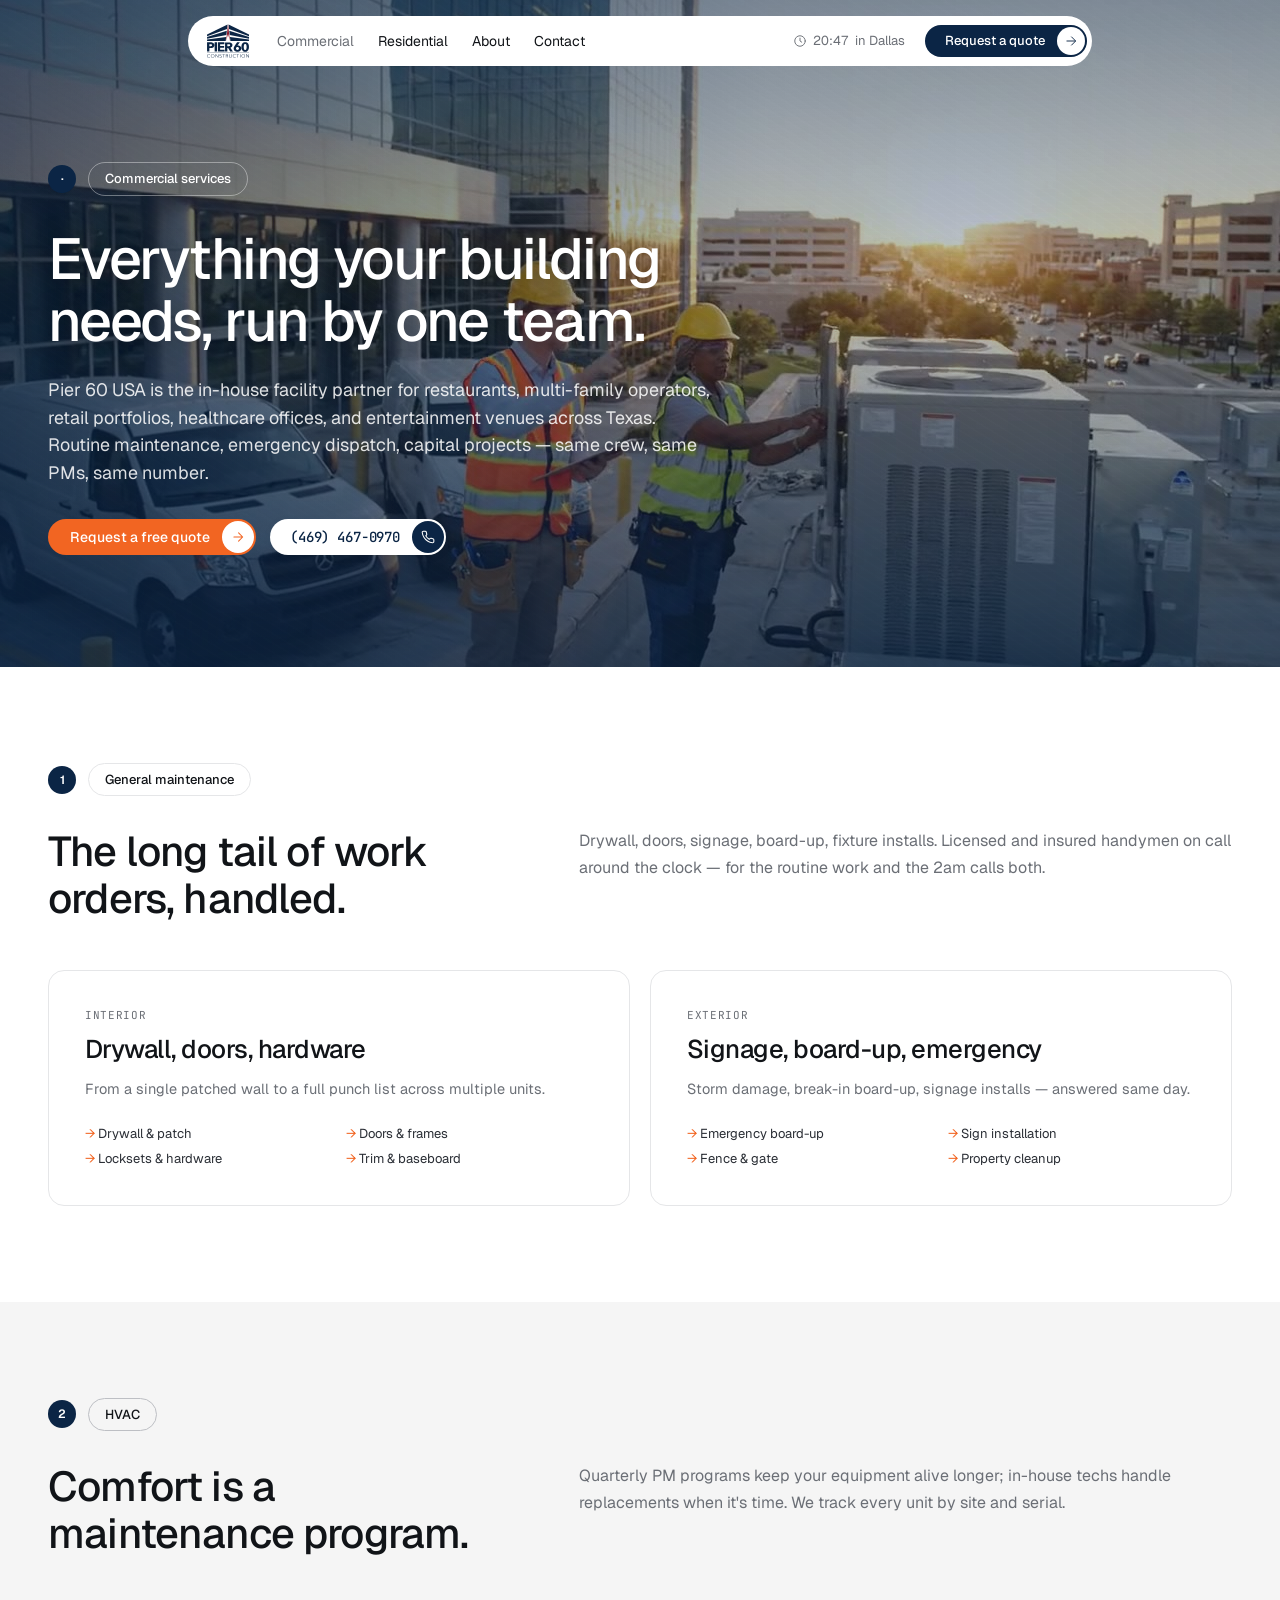
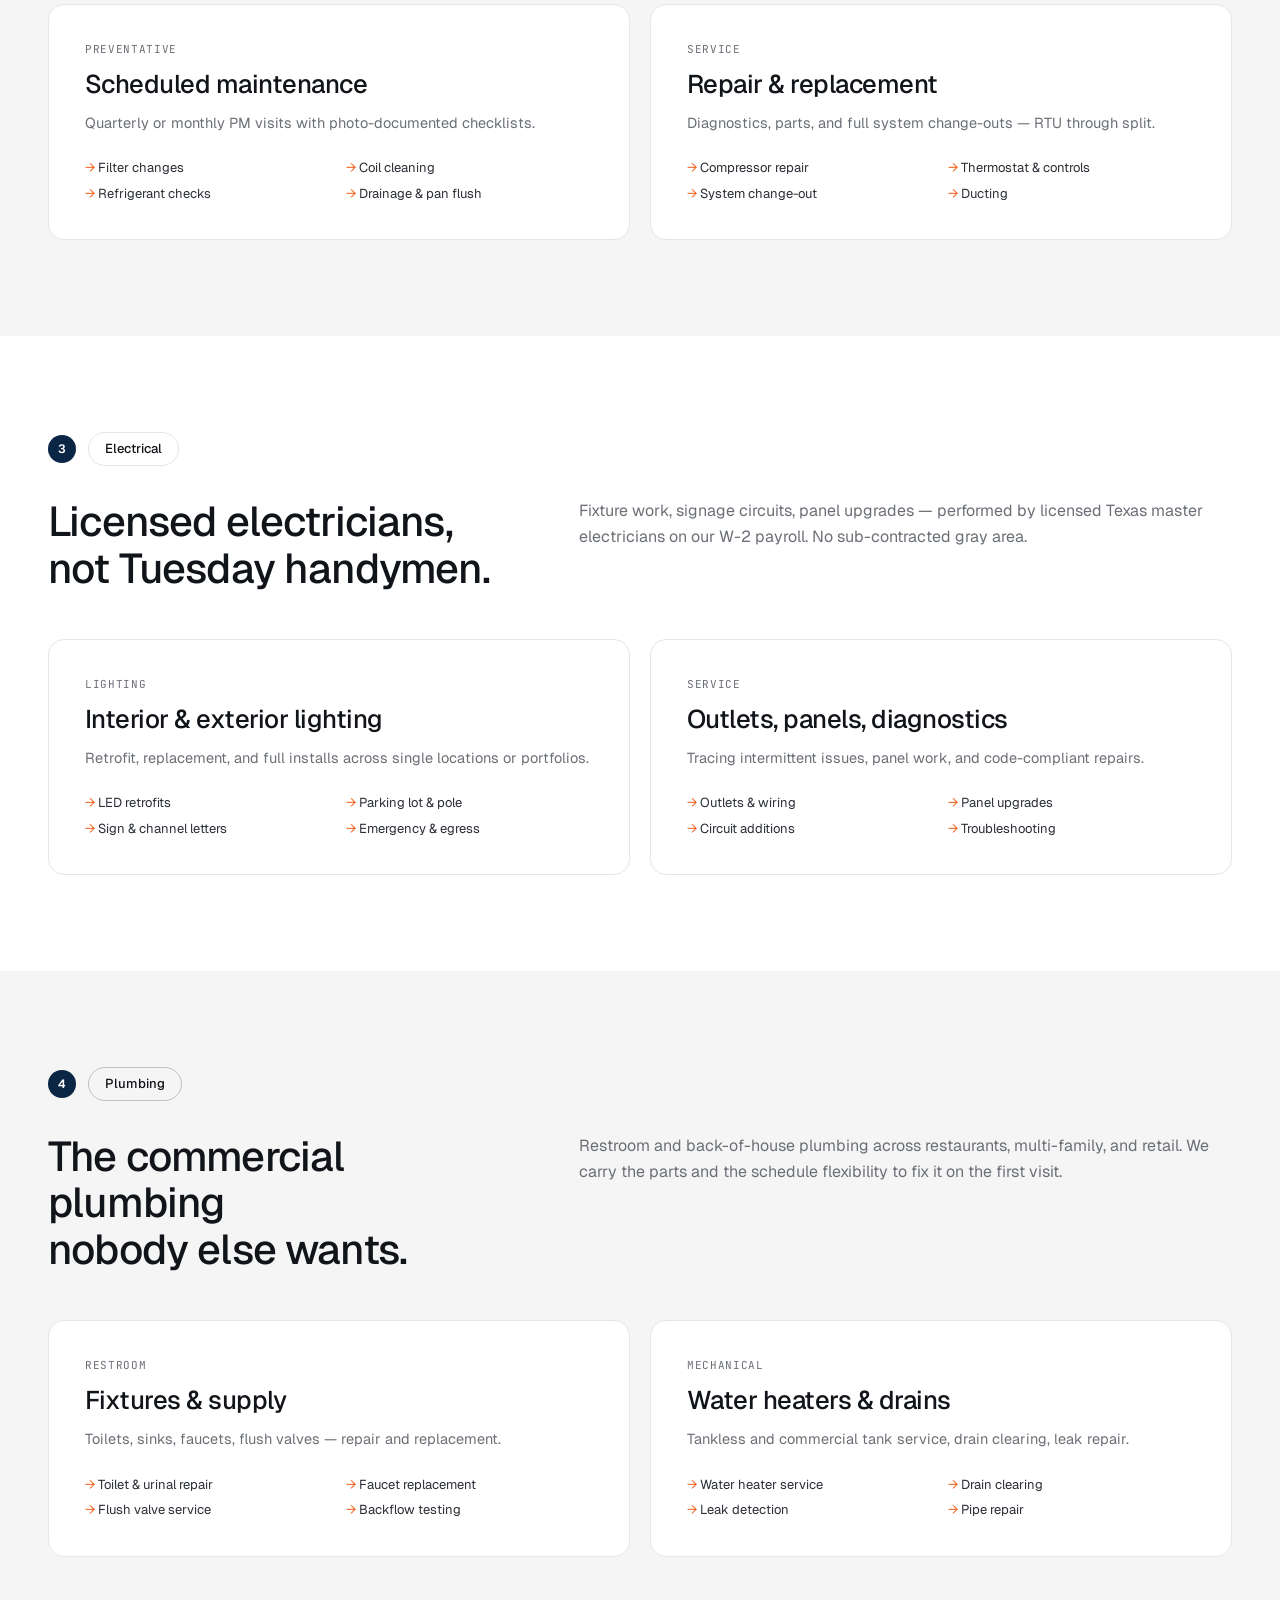
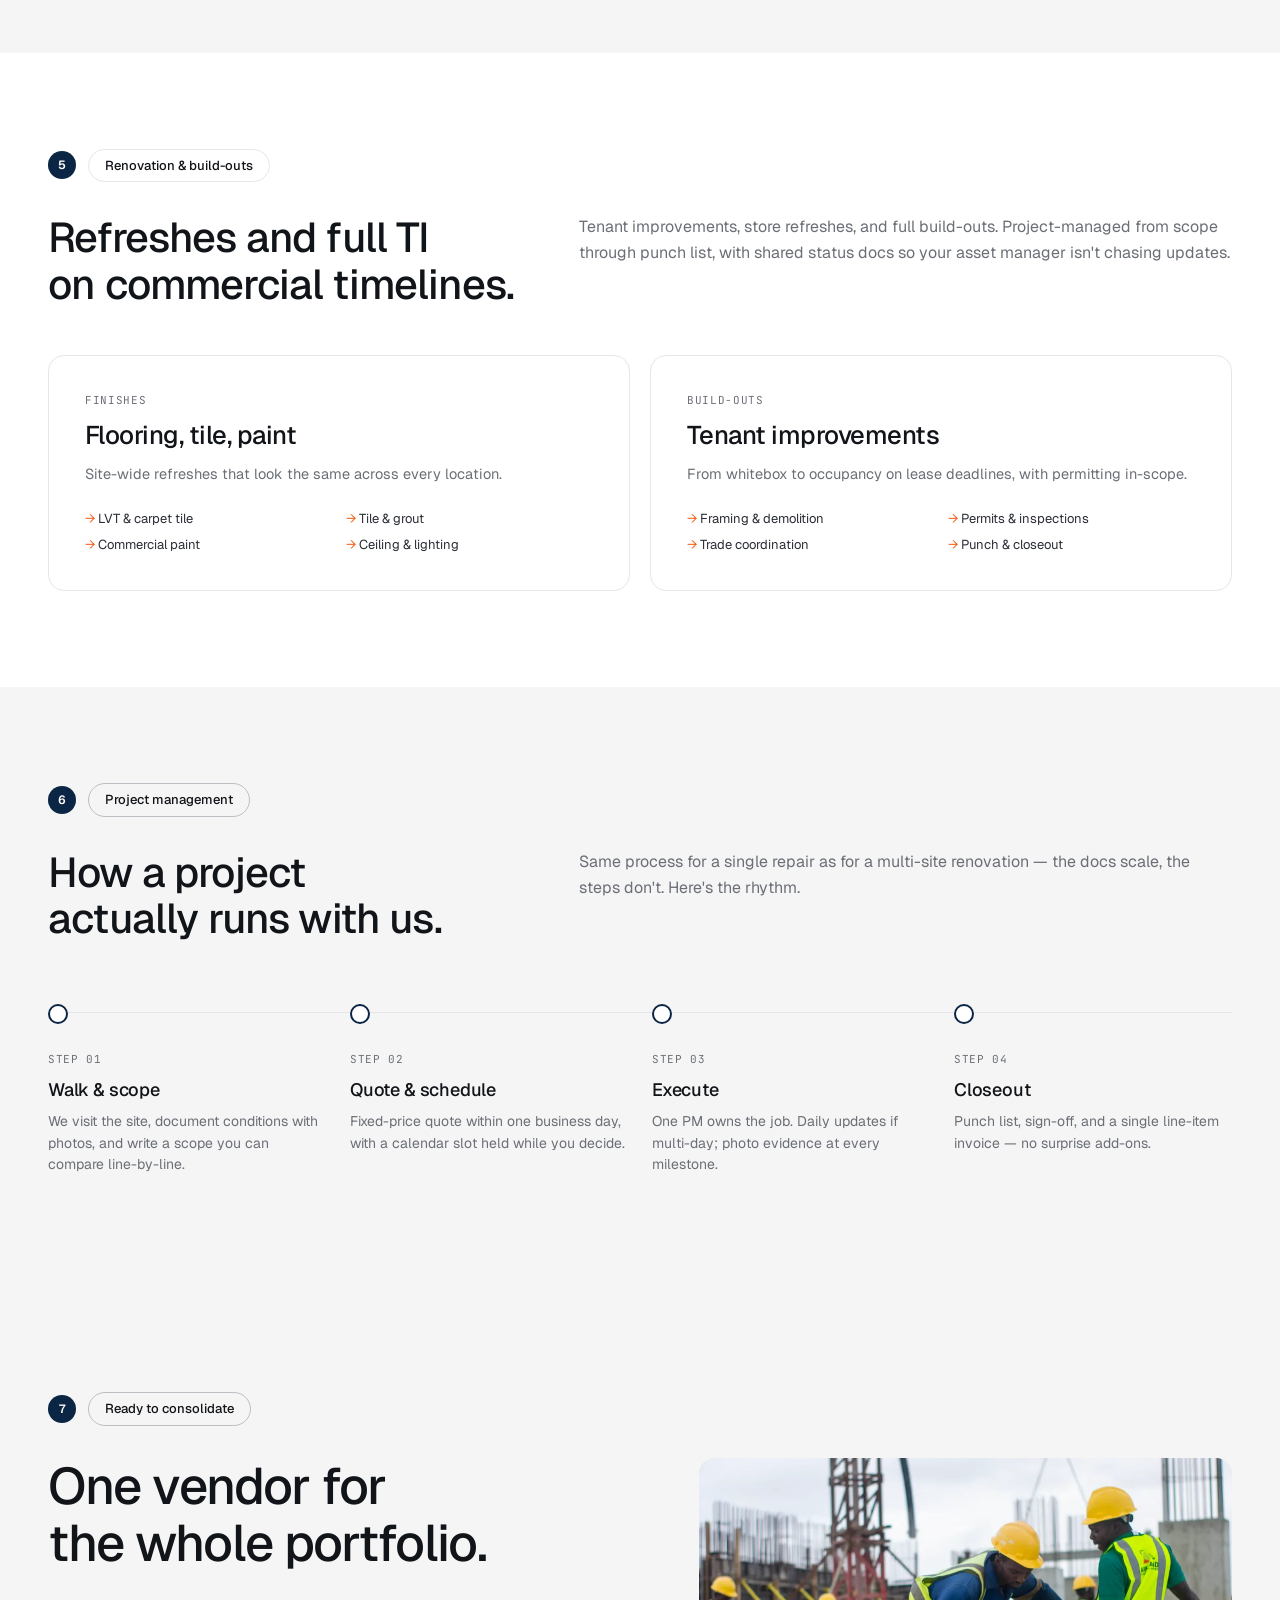
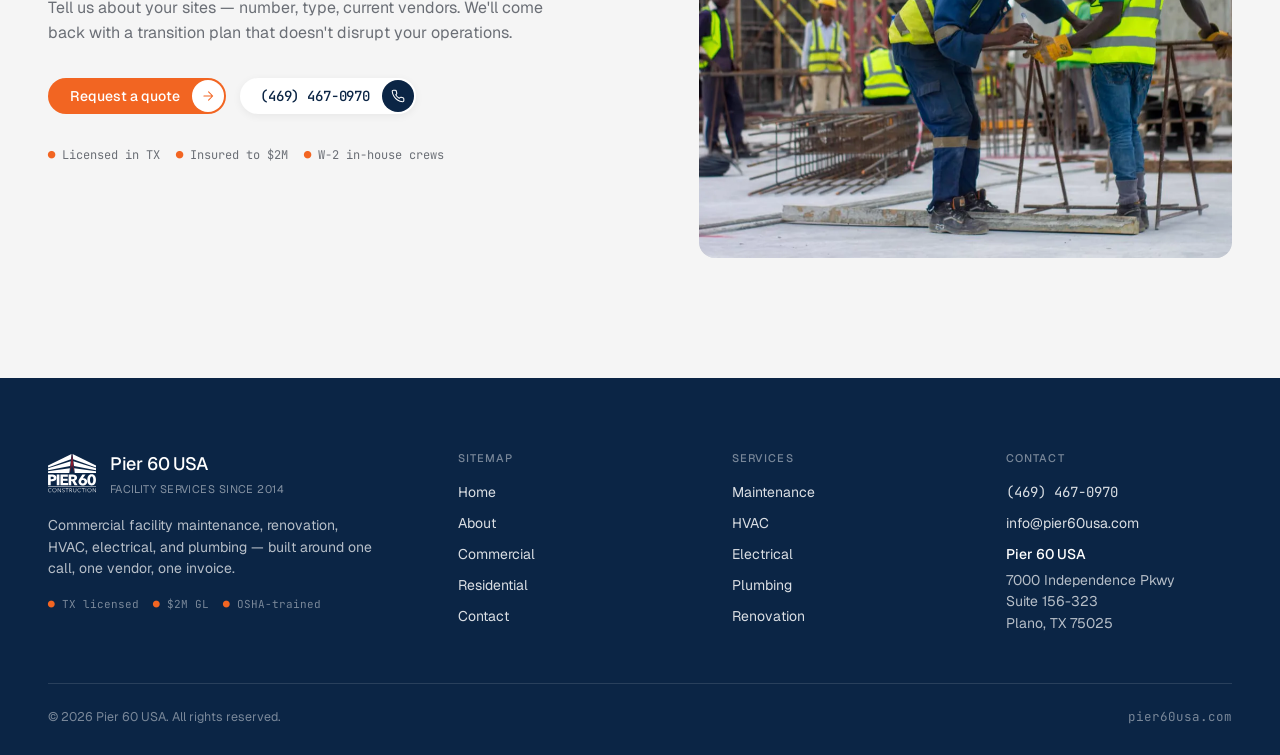
<file: commercial.html>
<!doctype html>
<html lang="en">
<head>
  <meta charset="utf-8">
  <meta name="viewport" content="width=device-width, initial-scale=1">
  <title>Commercial Services — Pier 60 USA · Facility Maintenance, HVAC, Electrical, Plumbing &amp; Renovation</title>
  <meta name="description" content="Full-stack commercial facility services for property managers across Texas: maintenance, HVAC, electrical, plumbing, project management, and renovation. One call, one vendor, one invoice.">

  <!-- Favicons -->
  <link rel="icon" type="image/svg+xml" href="assets/favicon.svg">
  <link rel="icon" type="image/png" sizes="512x512" href="assets/icon-512.png">
  <link rel="apple-touch-icon" href="assets/apple-touch-icon.png">
  <meta name="theme-color" content="#0B2545">

  <!-- Open Graph -->
  <meta property="og:type" content="website">
  <meta property="og:site_name" content="Pier 60 USA">
  <meta property="og:url" content="https://pier60.vercel.app/commercial.html">
  <meta property="og:title" content="Commercial Services - Pier 60 USA · Facility Maintenance, HVAC, Electrical, Plumbing & Renovation">
  <meta property="og:description" content="Full-stack commercial facility services for property managers across Texas: maintenance, HVAC, electrical, plumbing, project management, and renovation. One call, one vendor, one invoice.">
  <meta property="og:image" content="https://pier60.vercel.app/assets/og-image.png">
  <meta property="og:image:width" content="1200">
  <meta property="og:image:height" content="630">
  <meta property="og:image:alt" content="Pier 60 Construction - Commercial Facility Maintenance & Renovation, Dallas, TX">

  <!-- Twitter -->
  <meta name="twitter:card" content="summary_large_image">
  <meta name="twitter:title" content="Commercial Services - Pier 60 USA">
  <meta name="twitter:description" content="Full-stack commercial facility services across Texas: maintenance, HVAC, electrical, plumbing, project management, and renovation.">
  <meta name="twitter:image" content="https://pier60.vercel.app/assets/og-image.png">

  <link rel="stylesheet" href="styles_v2.css">
</head>
<body>

<!-- ═══════════════════════════════════════════════════════════════
     PAGE HERO
     ═══════════════════════════════════════════════════════════════ -->
<section class="hero-inner has-media has-video" data-screen-label="01 Commercial hero" style="background:#0B2545 url('assets/hero-commercial-poster.jpg') center/cover no-repeat;">
  <video class="hero-media" autoplay muted loop playsinline preload="auto"
         poster="assets/hero-commercial-poster.jpg" aria-hidden="true" tabindex="-1">
    <source src="assets/hero-commercial.mp4" type="video/mp4">
  </video>
  <div class="hero-bg" aria-hidden="true"></div>

  <header class="nav">
    <div class="nav-pill">
      <div class="nav-left">
        <a href="index.html" class="logo" aria-label="Pier 60 USA — Home"><img src="assets/logo-navy.svg" alt="Pier 60"></a>
        <nav class="nav-links" aria-label="Primary">
          <a href="commercial.html" class="active">Commercial</a>
          <a href="residential.html">Residential</a>
          <a href="about.html">About</a>
          <a href="contact.html">Contact</a>
        </nav>
      </div>
      <div class="nav-right">
        <div class="nav-meta">
          <span class="availability">Booking work for Q1 2026</span>
          <span class="clock">
            <svg viewBox="0 0 24 24" fill="none" stroke-width="1.6" stroke-linecap="round" stroke-linejoin="round"><circle cx="12" cy="12" r="9"/><path d="M12 7v5l3 2"/></svg>
            <span class="clock-time">--:--</span> in Dallas
          </span>
        </div>
        <a href="contact.html#quote-form" class="btn-pill">
          <span class="label"><span>Request a quote</span><span>Request a quote</span></span>
          <span class="ico"><svg viewBox="0 0 24 24" fill="none" stroke="currentColor" stroke-width="1.6" stroke-linecap="round" stroke-linejoin="round"><path d="M5 12h14M13 5l7 7-7 7"/></svg></span>
        </a>
      </div>
      <button class="menu-btn" id="menu-open" aria-label="Open menu">
        <svg viewBox="0 0 24 24" fill="none" stroke="currentColor" stroke-width="1.8" stroke-linecap="round" stroke-linejoin="round"><path d="M4 7h16M4 12h16M4 17h16"/></svg>
      </button>
    </div>
  </header>

  <div class="hero-inner-content">
    <div class="badge-row">
      <span class="badge-num">·</span>
      <span class="badge-pill">Commercial services</span>
    </div>
    <h1>Everything your building needs, run by one team.</h1>
    <p class="lede">Pier 60 USA is the in-house facility partner for restaurants, multi-family operators, retail portfolios, healthcare offices, and entertainment venues across Texas. Routine maintenance, emergency dispatch, capital projects — same crew, same PMs, same number.</p>
    <div class="cta-row">
      <a href="contact.html" class="btn-pill is-orange">
        <span class="label"><span>Request a free quote</span><span>Request a free quote</span></span>
        <span class="ico"><svg viewBox="0 0 24 24" fill="none" stroke="currentColor" stroke-width="1.8" stroke-linecap="round" stroke-linejoin="round"><path d="M5 12h14M13 5l7 7-7 7"/></svg></span>
      </a>
      <a href="tel:+14694670970" class="btn-pill is-phone">
        <span class="label"><span>(469) 467-0970</span><span>(469) 467-0970</span></span>
        <span class="ico"><svg viewBox="0 0 24 24" fill="none" stroke="currentColor" stroke-width="1.8" stroke-linecap="round" stroke-linejoin="round"><path d="M22 16.92v3a2 2 0 0 1-2.18 2 19.79 19.79 0 0 1-8.63-3.07 19.5 19.5 0 0 1-6-6A19.79 19.79 0 0 1 2.12 4.18 2 2 0 0 1 4.11 2h3a2 2 0 0 1 2 1.72c.13.96.36 1.9.7 2.81a2 2 0 0 1-.45 2.11L8.09 9.91a16 16 0 0 0 6 6l1.27-1.27a2 2 0 0 1 2.11-.45c.91.34 1.85.57 2.81.7A2 2 0 0 1 22 16.92Z"/></svg></span>
      </a>
    </div>
  </div>
</section>

<!-- Mobile menu sheet -->
<div class="sheet" id="sheet" aria-hidden="true">
  <div class="sheet-panel">
    <button class="sheet-close" id="menu-close" aria-label="Close menu">
      <svg viewBox="0 0 24 24" width="16" height="16" fill="none" stroke="currentColor" stroke-width="1.8" stroke-linecap="round" stroke-linejoin="round"><path d="M6 6l12 12M18 6L6 18"/></svg>
    </button>
    <span class="time">
      <svg viewBox="0 0 24 24" width="12" height="12" fill="none" stroke="currentColor" stroke-width="1.6" stroke-linecap="round"><circle cx="12" cy="12" r="9"/><path d="M12 7v5l3 2"/></svg>
      <span class="clock-time">--:--</span> in Dallas
    </span>
    <nav>
      <a href="commercial.html">Commercial</a>
      <a href="residential.html">Residential</a>
      <a href="about.html">About</a>
      <a href="contact.html">Contact</a>
    </nav>
    <a href="contact.html" class="btn-pill is-orange">
      <span class="label"><span>Start a project</span><span>Start a project</span></span>
      <span class="ico"><svg viewBox="0 0 24 24" fill="none" stroke="currentColor" stroke-width="1.8" stroke-linecap="round" stroke-linejoin="round"><path d="M5 12h14M13 5l7 7-7 7"/></svg></span>
    </a>
  </div>
</div>

<!-- ═══════════════════════════════════════════════════════════════
     01 — MAINTENANCE
     ═══════════════════════════════════════════════════════════════ -->
<section id="maintenance" class="section-block" data-screen-label="02 Maintenance">
  <div class="wrap">
    <div class="badge-row">
      <span class="badge-num">1</span>
      <span class="badge-pill">General maintenance</span>
    </div>
    <div class="two-col" style="margin-bottom: 48px;">
      <h2>The long tail of work orders, handled.</h2>
      <p style="margin: 0;">Drywall, doors, signage, board-up, fixture installs. Licensed and insured handymen on call around the clock — for the routine work and the 2am calls both.</p>
    </div>
    <div class="cap-grid">
      <div class="cap">
        <span class="cap-num">Interior</span>
        <h3>Drywall, doors, hardware</h3>
        <p>From a single patched wall to a full punch list across multiple units.</p>
        <ul><li>Drywall &amp; patch</li><li>Doors &amp; frames</li><li>Locksets &amp; hardware</li><li>Trim &amp; baseboard</li></ul>
      </div>
      <div class="cap">
        <span class="cap-num">Exterior</span>
        <h3>Signage, board-up, emergency</h3>
        <p>Storm damage, break-in board-up, signage installs — answered same day.</p>
        <ul><li>Emergency board-up</li><li>Sign installation</li><li>Fence &amp; gate</li><li>Property cleanup</li></ul>
      </div>
    </div>
  </div>
</section>

<!-- ═══════════════════════════════════════════════════════════════
     02 — HVAC
     ═══════════════════════════════════════════════════════════════ -->
<section id="hvac" class="section-block alt" data-screen-label="03 HVAC">
  <div class="wrap">
    <div class="badge-row">
      <span class="badge-num">2</span>
      <span class="badge-pill" style="border-color: var(--ink-300);">HVAC</span>
    </div>
    <div class="two-col" style="margin-bottom: 48px;">
      <h2>Comfort is a<br>maintenance program.</h2>
      <p style="margin: 0;">Quarterly PM programs keep your equipment alive longer; in-house techs handle replacements when it's time. We track every unit by site and serial.</p>
    </div>
    <div class="cap-grid">
      <div class="cap">
        <span class="cap-num">Preventative</span>
        <h3>Scheduled maintenance</h3>
        <p>Quarterly or monthly PM visits with photo-documented checklists.</p>
        <ul><li>Filter changes</li><li>Coil cleaning</li><li>Refrigerant checks</li><li>Drainage &amp; pan flush</li></ul>
      </div>
      <div class="cap">
        <span class="cap-num">Service</span>
        <h3>Repair &amp; replacement</h3>
        <p>Diagnostics, parts, and full system change-outs — RTU through split.</p>
        <ul><li>Compressor repair</li><li>Thermostat &amp; controls</li><li>System change-out</li><li>Ducting</li></ul>
      </div>
    </div>
  </div>
</section>

<!-- ═══════════════════════════════════════════════════════════════
     03 — ELECTRICAL
     ═══════════════════════════════════════════════════════════════ -->
<section id="electrical" class="section-block" data-screen-label="04 Electrical">
  <div class="wrap">
    <div class="badge-row">
      <span class="badge-num">3</span>
      <span class="badge-pill">Electrical</span>
    </div>
    <div class="two-col" style="margin-bottom: 48px;">
      <h2>Licensed electricians,<br>not Tuesday handymen.</h2>
      <p style="margin: 0;">Fixture work, signage circuits, panel upgrades — performed by licensed Texas master electricians on our W-2 payroll. No sub-contracted gray area.</p>
    </div>
    <div class="cap-grid">
      <div class="cap">
        <span class="cap-num">Lighting</span>
        <h3>Interior &amp; exterior lighting</h3>
        <p>Retrofit, replacement, and full installs across single locations or portfolios.</p>
        <ul><li>LED retrofits</li><li>Parking lot &amp; pole</li><li>Sign &amp; channel letters</li><li>Emergency &amp; egress</li></ul>
      </div>
      <div class="cap">
        <span class="cap-num">Service</span>
        <h3>Outlets, panels, diagnostics</h3>
        <p>Tracing intermittent issues, panel work, and code-compliant repairs.</p>
        <ul><li>Outlets &amp; wiring</li><li>Panel upgrades</li><li>Circuit additions</li><li>Troubleshooting</li></ul>
      </div>
    </div>
  </div>
</section>

<!-- ═══════════════════════════════════════════════════════════════
     04 — PLUMBING
     ═══════════════════════════════════════════════════════════════ -->
<section id="plumbing" class="section-block alt" data-screen-label="05 Plumbing">
  <div class="wrap">
    <div class="badge-row">
      <span class="badge-num">4</span>
      <span class="badge-pill" style="border-color: var(--ink-300);">Plumbing</span>
    </div>
    <div class="two-col" style="margin-bottom: 48px;">
      <h2>The commercial plumbing<br>nobody else wants.</h2>
      <p style="margin: 0;">Restroom and back-of-house plumbing across restaurants, multi-family, and retail. We carry the parts and the schedule flexibility to fix it on the first visit.</p>
    </div>
    <div class="cap-grid">
      <div class="cap">
        <span class="cap-num">Restroom</span>
        <h3>Fixtures &amp; supply</h3>
        <p>Toilets, sinks, faucets, flush valves — repair and replacement.</p>
        <ul><li>Toilet &amp; urinal repair</li><li>Faucet replacement</li><li>Flush valve service</li><li>Backflow testing</li></ul>
      </div>
      <div class="cap">
        <span class="cap-num">Mechanical</span>
        <h3>Water heaters &amp; drains</h3>
        <p>Tankless and commercial tank service, drain clearing, leak repair.</p>
        <ul><li>Water heater service</li><li>Drain clearing</li><li>Leak detection</li><li>Pipe repair</li></ul>
      </div>
    </div>
  </div>
</section>

<!-- ═══════════════════════════════════════════════════════════════
     05 — RENOVATION
     ═══════════════════════════════════════════════════════════════ -->
<section id="renovation" class="section-block" data-screen-label="06 Renovation">
  <div class="wrap">
    <div class="badge-row">
      <span class="badge-num">5</span>
      <span class="badge-pill">Renovation &amp; build-outs</span>
    </div>
    <div class="two-col" style="margin-bottom: 48px;">
      <h2>Refreshes and full TI<br>on commercial timelines.</h2>
      <p style="margin: 0;">Tenant improvements, store refreshes, and full build-outs. Project-managed from scope through punch list, with shared status docs so your asset manager isn't chasing updates.</p>
    </div>
    <div class="cap-grid">
      <div class="cap">
        <span class="cap-num">Finishes</span>
        <h3>Flooring, tile, paint</h3>
        <p>Site-wide refreshes that look the same across every location.</p>
        <ul><li>LVT &amp; carpet tile</li><li>Tile &amp; grout</li><li>Commercial paint</li><li>Ceiling &amp; lighting</li></ul>
      </div>
      <div class="cap">
        <span class="cap-num">Build-outs</span>
        <h3>Tenant improvements</h3>
        <p>From whitebox to occupancy on lease deadlines, with permitting in-scope.</p>
        <ul><li>Framing &amp; demolition</li><li>Permits &amp; inspections</li><li>Trade coordination</li><li>Punch &amp; closeout</li></ul>
      </div>
    </div>
  </div>
</section>

<!-- ═══════════════════════════════════════════════════════════════
     06 — PROCESS
     ═══════════════════════════════════════════════════════════════ -->
<section class="section-block alt" data-screen-label="07 Process">
  <div class="wrap">
    <div class="badge-row">
      <span class="badge-num">6</span>
      <span class="badge-pill" style="border-color: var(--ink-300);">Project management</span>
    </div>
    <div class="two-col" style="margin-bottom: 48px;">
      <h2>How a project<br>actually runs with us.</h2>
      <p style="margin: 0;">Same process for a single repair as for a multi-site renovation — the docs scale, the steps don't. Here's the rhythm.</p>
    </div>
    <div class="process">
      <div class="step">
        <span class="num">Step 01</span>
        <h4>Walk &amp; scope</h4>
        <p>We visit the site, document conditions with photos, and write a scope you can compare line-by-line.</p>
      </div>
      <div class="step">
        <span class="num">Step 02</span>
        <h4>Quote &amp; schedule</h4>
        <p>Fixed-price quote within one business day, with a calendar slot held while you decide.</p>
      </div>
      <div class="step">
        <span class="num">Step 03</span>
        <h4>Execute</h4>
        <p>One PM owns the job. Daily updates if multi-day; photo evidence at every milestone.</p>
      </div>
      <div class="step">
        <span class="num">Step 04</span>
        <h4>Closeout</h4>
        <p>Punch list, sign-off, and a single line-item invoice — no surprise add-ons.</p>
      </div>
    </div>
  </div>
</section>

<!-- ═══════════════════════════════════════════════════════════════
     CONTACT CTA
     ═══════════════════════════════════════════════════════════════ -->
<section class="section-contact" data-screen-label="08 CTA">
  <div class="wrap">
    <div class="badge-row">
      <span class="badge-num">7</span>
      <span class="badge-pill" style="border-color: var(--ink-300);">Ready to consolidate</span>
    </div>
    <div class="contact-grid">
      <div>
        <h2 class="h2" style="margin-bottom: 0;">One vendor for<br>the whole portfolio.</h2>
        <p class="lede">Tell us about your sites — number, type, current vendors. We'll come back with a transition plan that doesn't disrupt your operations.</p>
        <div class="contact-quick">
          <a href="contact.html#quote-form" class="btn-pill is-orange">
            <span class="label"><span>Request a quote</span><span>Request a quote</span></span>
            <span class="ico"><svg viewBox="0 0 24 24" fill="none" stroke="currentColor" stroke-width="1.8" stroke-linecap="round" stroke-linejoin="round"><path d="M5 12h14M13 5l7 7-7 7"/></svg></span>
          </a>
          <a href="tel:+14694670970" class="btn-pill is-phone">
            <span class="label"><span>(469) 467-0970</span><span>(469) 467-0970</span></span>
            <span class="ico"><svg viewBox="0 0 24 24" fill="none" stroke="currentColor" stroke-width="1.8" stroke-linecap="round" stroke-linejoin="round"><path d="M22 16.92v3a2 2 0 0 1-2.18 2 19.79 19.79 0 0 1-8.63-3.07 19.5 19.5 0 0 1-6-6A19.79 19.79 0 0 1 2.12 4.18 2 2 0 0 1 4.11 2h3a2 2 0 0 1 2 1.72c.13.96.36 1.9.7 2.81a2 2 0 0 1-.45 2.11L8.09 9.91a16 16 0 0 0 6 6l1.27-1.27a2 2 0 0 1 2.11-.45c.91.34 1.85.57 2.81.7A2 2 0 0 1 22 16.92Z"/></svg></span>
          </a>
        </div>
        <div class="contact-tags">
          <span>Licensed in TX</span>
          <span>Insured to $2M</span>
          <span>W-2 in-house crews</span>
        </div>
      </div>
      <div>
        <div class="ph has-img" style="aspect-ratio: 4/3; border-radius: 16px; overflow: hidden;">
          <picture>
            <source srcset="assets/commercial-crew.webp" type="image/webp">
            <img src="assets/commercial-crew.jpg" width="1000" height="750" loading="lazy" decoding="async" alt="Pier 60 crew at a multi-site commercial renovation">
          </picture>
        </div>
      </div>
    </div>
  </div>
</section>

<!-- ═══════════════════════════════════════════════════════════════
     FOOTER
     ═══════════════════════════════════════════════════════════════ -->
<footer class="foot">
  <div class="wrap">
    <div class="foot-grid">
      <div>
        <div class="brand-row">
          <span class="logo"><img src="assets/logo-white.svg" alt="Pier 60 Construction"></span>
          <span class="name">Pier 60 USA<small>Facility services since 2014</small></span>
        </div>
        <p>Commercial facility maintenance, renovation, HVAC, electrical, and plumbing — built around one call, one vendor, one invoice.</p>
        <div class="foot-licenses">
          <span>TX licensed</span><span>$2M GL</span><span>OSHA-trained</span>
        </div>
      </div>
      <div>
        <h5>Sitemap</h5>
        <ul>
          <li><a href="index.html">Home</a></li>
          <li><a href="about.html">About</a></li>
          <li><a href="commercial.html">Commercial</a></li>
          <li><a href="residential.html">Residential</a></li>
          <li><a href="contact.html">Contact</a></li>
        </ul>
      </div>
      <div>
        <h5>Services</h5>
        <ul>
          <li><a href="#maintenance">Maintenance</a></li>
          <li><a href="#hvac">HVAC</a></li>
          <li><a href="#electrical">Electrical</a></li>
          <li><a href="#plumbing">Plumbing</a></li>
          <li><a href="#renovation">Renovation</a></li>
        </ul>
      </div>
      <div>
        <h5>Contact</h5>
        <ul>
          <li><a href="tel:+14694670970" class="tel">(469) 467-0970</a></li>
          <li><a href="mailto:info@pier60usa.com">info@pier60usa.com</a></li>
          <li>
            <address class="foot-address">
              <strong>Pier 60 USA</strong>
              7000 Independence Pkwy<br>
              Suite 156-323<br>
              Plano, TX 75025
            </address>
          </li>
        </ul>
      </div>
    </div>
    <div class="foot-bottom">
      <span>© <span class="year">2026</span> Pier 60 USA. All rights reserved.</span>
      <span class="tel">pier60usa.com</span>
    </div>
  </div>
</footer>

<script>
  function updateClock() {
    var t = new Date().toLocaleString('en-US', { timeZone: 'America/Chicago', hour12: false, hour: '2-digit', minute: '2-digit' });
    document.querySelectorAll('.clock-time').forEach(function(el){ el.textContent = t; });
  }
  updateClock();
  setInterval(updateClock, 1000);
  document.querySelectorAll('.year').forEach(function(e){ e.textContent = new Date().getFullYear(); });

  var sheet = document.getElementById('sheet');
  document.getElementById('menu-open').addEventListener('click', function(){ sheet.classList.add('open'); sheet.setAttribute('aria-hidden','false'); });
  document.getElementById('menu-close').addEventListener('click', function(){ sheet.classList.remove('open'); sheet.setAttribute('aria-hidden','true'); });
  sheet.addEventListener('click', function(e){ if (e.target === sheet) { sheet.classList.remove('open'); sheet.setAttribute('aria-hidden','true'); } });
</script>

<script>
  window.va = function () {
    (window.vaq = window.vaq || []).push(arguments);
  };
</script>

<script defer src="https://cdn.vercel-insights.com/v1/script.js"></script>

</body>
</html>
</file>
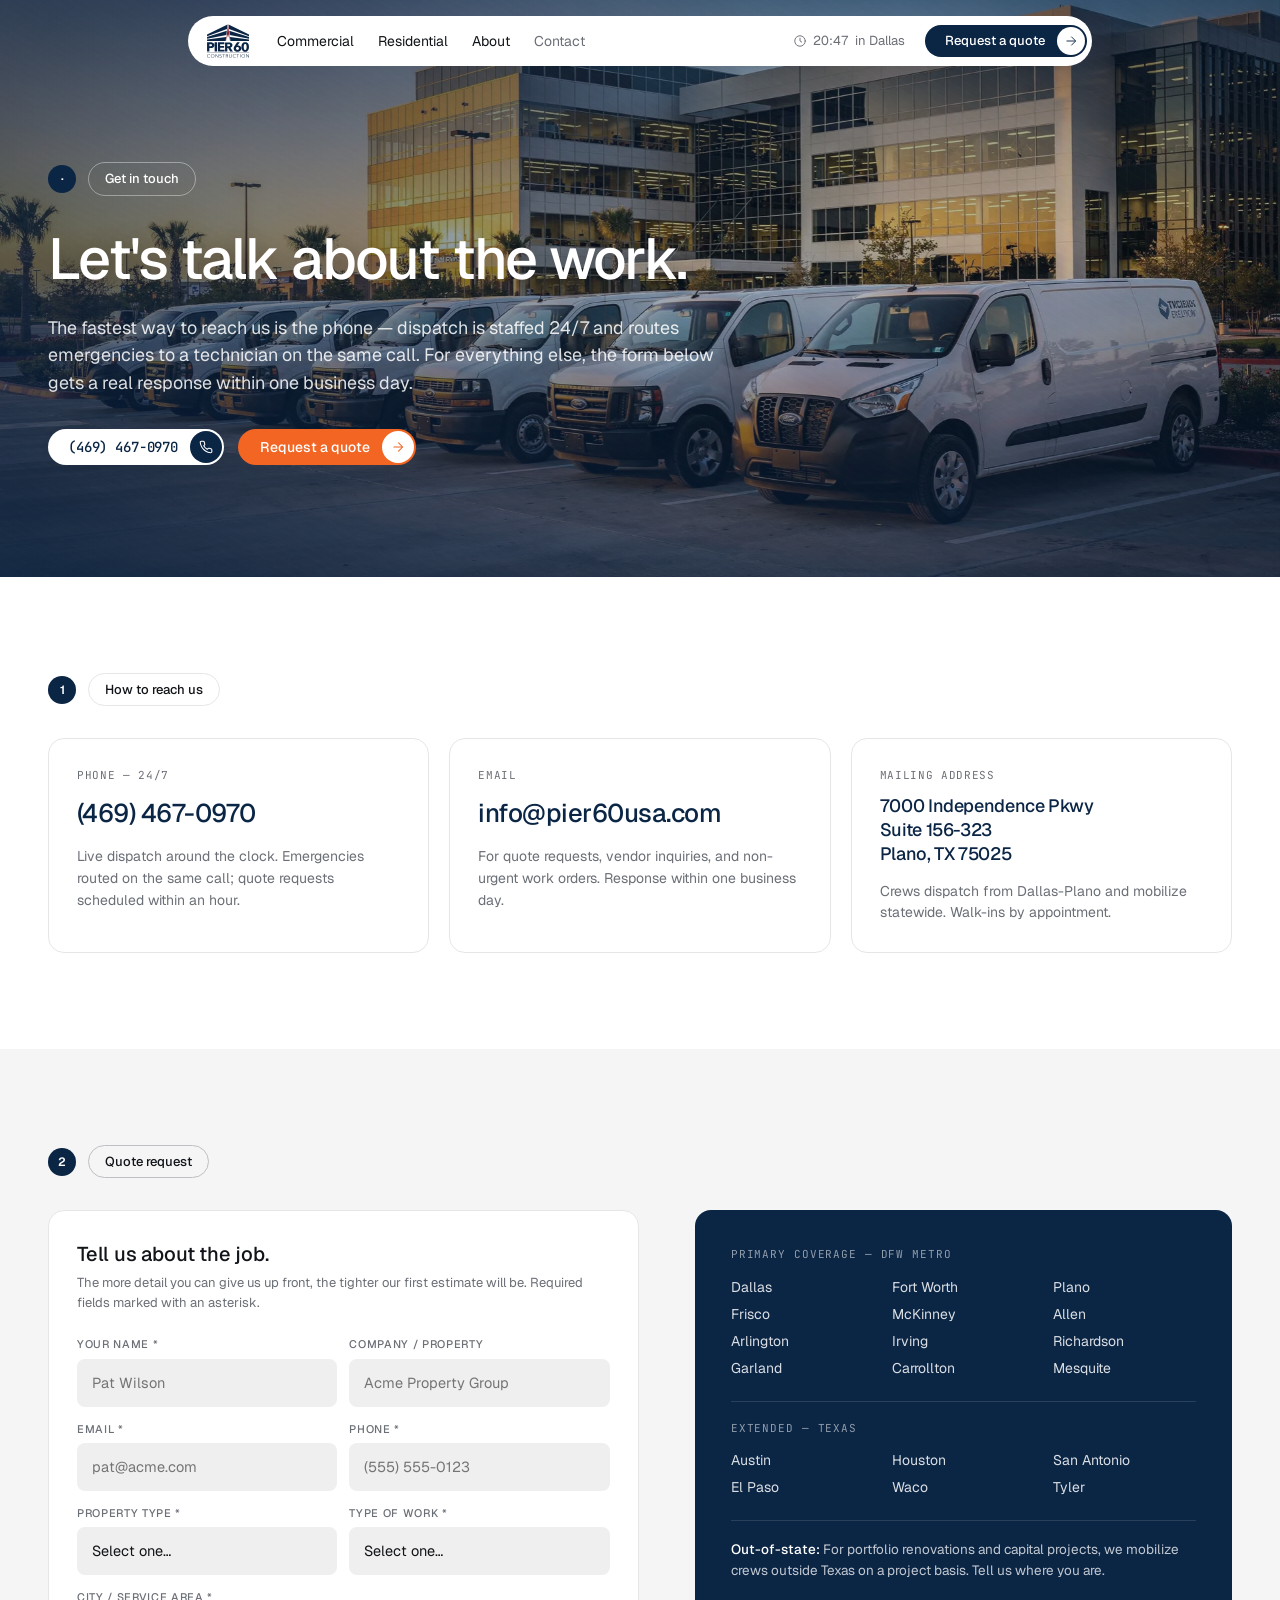
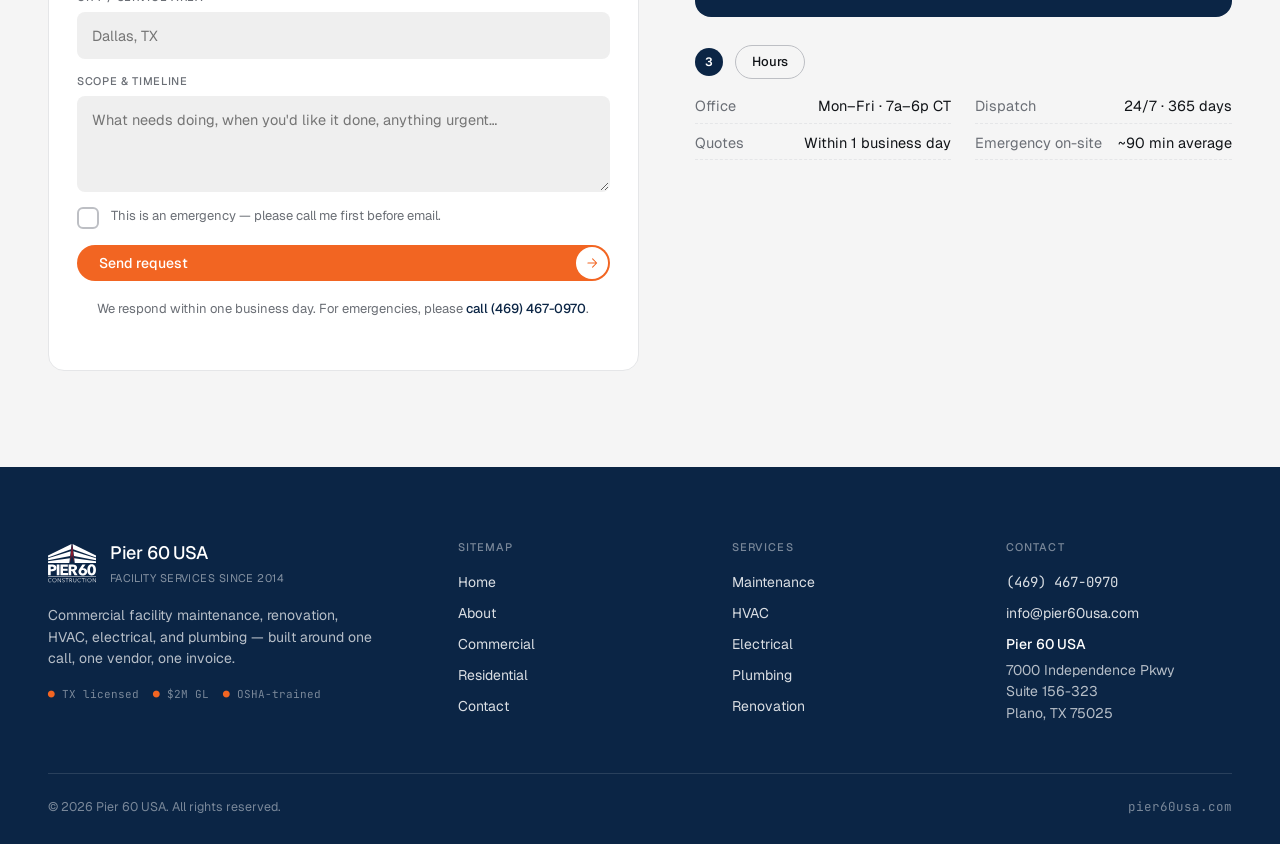
<file: contact.html>
<!doctype html>
<html lang="en">
<head>
  <meta charset="utf-8">
  <meta name="viewport" content="width=device-width, initial-scale=1">
  <title>Contact &amp; Quote Request — Pier 60 USA · Plano, TX</title>
  <meta name="description" content="Request a free quote or reach Pier 60 USA dispatch 24/7. Mailing: 7000 Independence Pkwy, Suite 156-323, Plano TX 75025. Serving Texas and on-request out-of-state portfolios.">

  <!-- Favicons -->
  <link rel="icon" type="image/svg+xml" href="assets/favicon.svg">
  <link rel="icon" type="image/png" sizes="512x512" href="assets/icon-512.png">
  <link rel="apple-touch-icon" href="assets/apple-touch-icon.png">
  <meta name="theme-color" content="#0B2545">

  <!-- Open Graph -->
  <meta property="og:type" content="website">
  <meta property="og:site_name" content="Pier 60 USA">
  <meta property="og:url" content="https://pier60.vercel.app/contact.html">
  <meta property="og:title" content="Contact &amp; Quote Request - Pier 60 USA · Plano, TX">
  <meta property="og:description" content="Request a free quote or reach Pier 60 USA dispatch 24/7. Serving Texas and on-request out-of-state portfolios.">
  <meta property="og:image" content="https://pier60.vercel.app/assets/og-image.png">
  <meta property="og:image:width" content="1200">
  <meta property="og:image:height" content="630">
  <meta property="og:image:alt" content="Pier 60 Construction - Commercial Facility Maintenance & Renovation, Dallas, TX">

  <!-- Twitter -->
  <meta name="twitter:card" content="summary_large_image">
  <meta name="twitter:title" content="Contact &amp; Quote Request - Pier 60 USA">
  <meta name="twitter:description" content="Request a free quote or reach Pier 60 USA dispatch 24/7. Serving Texas and beyond.">
  <meta name="twitter:image" content="https://pier60.vercel.app/assets/og-image.png">

  <link rel="stylesheet" href="styles_v2.css">
</head>
<body>

<section class="hero-inner has-media has-image" data-screen-label="01 Contact hero">
  <picture>
    <source srcset="assets/hero-contact.webp" type="image/webp">
    <img class="hero-media" src="assets/hero-contact.jpg" alt="" aria-hidden="true">
  </picture>
  <div class="hero-bg" aria-hidden="true"></div>

  <header class="nav">
    <div class="nav-pill">
      <div class="nav-left">
        <a href="index.html" class="logo" aria-label="Pier 60 USA — Home"><img src="assets/logo-navy.svg" alt="Pier 60"></a>
        <nav class="nav-links" aria-label="Primary">
          <a href="commercial.html">Commercial</a>
          <a href="residential.html">Residential</a>
          <a href="about.html">About</a>
          <a href="contact.html" class="active">Contact</a>
        </nav>
      </div>
      <div class="nav-right">
        <div class="nav-meta">
          <span class="availability">Booking work for Q1 2026</span>
          <span class="clock">
            <svg viewBox="0 0 24 24" fill="none" stroke-width="1.6" stroke-linecap="round" stroke-linejoin="round"><circle cx="12" cy="12" r="9"/><path d="M12 7v5l3 2"/></svg>
            <span class="clock-time">--:--</span> in Dallas
          </span>
        </div>
        <a href="#quote-form" class="btn-pill">
          <span class="label"><span>Request a quote</span><span>Request a quote</span></span>
          <span class="ico"><svg viewBox="0 0 24 24" fill="none" stroke="currentColor" stroke-width="1.6" stroke-linecap="round" stroke-linejoin="round"><path d="M5 12h14M13 5l7 7-7 7"/></svg></span>
        </a>
      </div>
      <button class="menu-btn" id="menu-open" aria-label="Open menu">
        <svg viewBox="0 0 24 24" fill="none" stroke="currentColor" stroke-width="1.8" stroke-linecap="round" stroke-linejoin="round"><path d="M4 7h16M4 12h16M4 17h16"/></svg>
      </button>
    </div>
  </header>

  <div class="hero-inner-content">
    <div class="badge-row">
      <span class="badge-num">·</span>
      <span class="badge-pill">Get in touch</span>
    </div>
    <h1>Let's talk about the work.</h1>
    <p class="lede">The fastest way to reach us is the phone — dispatch is staffed 24/7 and routes emergencies to a technician on the same call. For everything else, the form below gets a real response within one business day.</p>
    <div class="cta-row">
      <a href="tel:+14694670970" class="btn-pill is-phone">
        <span class="label"><span>(469) 467-0970</span><span>(469) 467-0970</span></span>
        <span class="ico"><svg viewBox="0 0 24 24" fill="none" stroke="currentColor" stroke-width="1.8" stroke-linecap="round" stroke-linejoin="round"><path d="M22 16.92v3a2 2 0 0 1-2.18 2 19.79 19.79 0 0 1-8.63-3.07 19.5 19.5 0 0 1-6-6A19.79 19.79 0 0 1 2.12 4.18 2 2 0 0 1 4.11 2h3a2 2 0 0 1 2 1.72c.13.96.36 1.9.7 2.81a2 2 0 0 1-.45 2.11L8.09 9.91a16 16 0 0 0 6 6l1.27-1.27a2 2 0 0 1 2.11-.45c.91.34 1.85.57 2.81.7A2 2 0 0 1 22 16.92Z"/></svg></span>
      </a>
      <a href="#quote-form" class="btn-pill is-orange">
        <span class="label"><span>Request a quote</span><span>Request a quote</span></span>
        <span class="ico"><svg viewBox="0 0 24 24" fill="none" stroke="currentColor" stroke-width="1.8" stroke-linecap="round" stroke-linejoin="round"><path d="M5 12h14M13 5l7 7-7 7"/></svg></span>
      </a>
    </div>
  </div>
</section>

<div class="sheet" id="sheet" aria-hidden="true">
  <div class="sheet-panel">
    <button class="sheet-close" id="menu-close" aria-label="Close menu">
      <svg viewBox="0 0 24 24" width="16" height="16" fill="none" stroke="currentColor" stroke-width="1.8" stroke-linecap="round" stroke-linejoin="round"><path d="M6 6l12 12M18 6L6 18"/></svg>
    </button>
    <span class="time">
      <svg viewBox="0 0 24 24" width="12" height="12" fill="none" stroke="currentColor" stroke-width="1.6" stroke-linecap="round"><circle cx="12" cy="12" r="9"/><path d="M12 7v5l3 2"/></svg>
      <span class="clock-time">--:--</span> in Dallas
    </span>
    <nav>
      <a href="commercial.html">Commercial</a>
      <a href="residential.html">Residential</a>
      <a href="about.html">About</a>
      <a href="contact.html">Contact</a>
    </nav>
    <a href="#quote-form" class="btn-pill is-orange">
      <span class="label"><span>Request a quote</span><span>Request a quote</span></span>
      <span class="ico"><svg viewBox="0 0 24 24" fill="none" stroke="currentColor" stroke-width="1.8" stroke-linecap="round" stroke-linejoin="round"><path d="M5 12h14M13 5l7 7-7 7"/></svg></span>
    </a>
  </div>
</div>

<!-- ═══════════════════════════════════════════════════════════════
     CHANNELS
     ═══════════════════════════════════════════════════════════════ -->
<section class="section-block" data-screen-label="02 Channels">
  <div class="wrap">
    <div class="badge-row">
      <span class="badge-num">1</span>
      <span class="badge-pill">How to reach us</span>
    </div>
    <div class="channels">
      <div class="channel">
        <span class="ch-label">Phone — 24/7</span>
        <a href="tel:+14694670970" class="ch-value tel">(469) 467-0970</a>
        <p>Live dispatch around the clock. Emergencies routed on the same call; quote requests scheduled within an hour.</p>
      </div>
      <div class="channel">
        <span class="ch-label">Email</span>
        <a href="mailto:info@pier60usa.com" class="ch-value">info@pier60usa.com</a>
        <p>For quote requests, vendor inquiries, and non-urgent work orders. Response within one business day.</p>
      </div>
      <div class="channel">
        <span class="ch-label">Mailing address</span>
        <address class="ch-value" style="font-style: normal; font-size: clamp(16px, 1.4vw, 19px); line-height: 1.35;">
          7000 Independence Pkwy<br>
          Suite 156-323<br>
          Plano, TX 75025
        </address>
        <p>Crews dispatch from Dallas-Plano and mobilize statewide. Walk-ins by appointment.</p>
      </div>
    </div>
  </div>
</section>

<!-- ═══════════════════════════════════════════════════════════════
     QUOTE FORM + COVERAGE
     ═══════════════════════════════════════════════════════════════ -->
<section class="section-block alt" id="quote-form" data-screen-label="03 Quote form">
  <div class="wrap">
    <div class="badge-row">
      <span class="badge-num">2</span>
      <span class="badge-pill" style="border-color: var(--ink-300);">Quote request</span>
    </div>

    <div class="contact-page-grid">
      <form class="form-card" onsubmit="event.preventDefault(); var lbl=this.querySelector('button .label'); lbl.innerHTML='<span>Thanks — we will be in touch within one business day.</span><span>Thanks — we will be in touch within one business day.</span>'; this.querySelector('button').disabled=true;">
        <h3>Tell us about the job.</h3>
        <p class="hint">The more detail you can give us up front, the tighter our first estimate will be. Required fields marked with an asterisk.</p>

        <div class="field-row">
          <div class="field">
            <label for="f-name">Your name *</label>
            <input id="f-name" type="text" required placeholder="Pat Wilson">
          </div>
          <div class="field">
            <label for="f-company">Company / property</label>
            <input id="f-company" type="text" placeholder="Acme Property Group">
          </div>
        </div>

        <div class="field-row">
          <div class="field">
            <label for="f-email">Email *</label>
            <input id="f-email" type="email" required placeholder="pat@acme.com">
          </div>
          <div class="field">
            <label for="f-phone">Phone *</label>
            <input id="f-phone" type="tel" required placeholder="(555) 555-0123">
          </div>
        </div>

        <div class="field-row">
          <div class="field">
            <label for="f-type">Property type *</label>
            <select id="f-type" required>
              <option value="">Select one…</option>
              <option>Commercial — single site</option>
              <option>Commercial — multi-site portfolio</option>
              <option>Multi-family / apartments</option>
              <option>Residential — single home</option>
              <option>Other</option>
            </select>
          </div>
          <div class="field">
            <label for="f-service">Type of work *</label>
            <select id="f-service" required>
              <option value="">Select one…</option>
              <option>General maintenance</option>
              <option>HVAC</option>
              <option>Electrical</option>
              <option>Plumbing</option>
              <option>Renovation / build-out</option>
              <option>Kitchen / bath remodel</option>
              <option>Project management</option>
              <option>Emergency — 24/7 dispatch</option>
            </select>
          </div>
        </div>

        <div class="field">
          <label for="f-city">City / service area *</label>
          <input id="f-city" type="text" required placeholder="Dallas, TX">
        </div>

        <div class="field">
          <label for="f-notes">Scope &amp; timeline</label>
          <textarea id="f-notes" placeholder="What needs doing, when you'd like it done, anything urgent…"></textarea>
        </div>

        <div class="field" style="margin-bottom: 8px;">
          <label class="checkbox">
            <input type="checkbox">
            <span class="box"><svg viewBox="0 0 24 24" aria-hidden="true"><path d="M4 12l5 5L20 6"/></svg></span>
            <span class="text">This is an emergency — please call me first before email.</span>
          </label>
        </div>

        <button type="submit" class="btn-pill is-orange">
          <span class="label"><span>Send request</span><span>Send request</span></span>
          <span class="ico"><svg viewBox="0 0 24 24" fill="none" stroke="currentColor" stroke-width="1.8" stroke-linecap="round" stroke-linejoin="round"><path d="M5 12h14M13 5l7 7-7 7"/></svg></span>
        </button>

        <p class="hint" style="margin-top: 18px; text-align: center;">
          We respond within one business day. For emergencies, please <a href="tel:+14694670970" style="color: var(--navy); font-weight: 500;">call (469) 467-0970</a>.
        </p>
      </form>

      <div>
        <div class="coverage">
          <span class="label">Primary coverage — DFW metro</span>
          <ul>
            <li>Dallas</li><li>Fort Worth</li><li>Plano</li>
            <li>Frisco</li><li>McKinney</li><li>Allen</li>
            <li>Arlington</li><li>Irving</li><li>Richardson</li>
            <li>Garland</li><li>Carrollton</li><li>Mesquite</li>
          </ul>
          <hr>
          <span class="label">Extended — Texas</span>
          <ul>
            <li>Austin</li><li>Houston</li><li>San Antonio</li>
            <li>El Paso</li><li>Waco</li><li>Tyler</li>
          </ul>
          <hr>
          <p class="note"><strong>Out-of-state:</strong> For portfolio renovations and capital projects, we mobilize crews outside Texas on a project basis. Tell us where you are.</p>
        </div>

        <div style="margin-top: 28px;">
          <div class="badge-row" style="margin-bottom: 16px;">
            <span class="badge-num">3</span>
            <span class="badge-pill" style="border-color: var(--ink-300);">Hours</span>
          </div>
          <ul class="hours">
            <li><span class="k">Office</span><span>Mon–Fri · 7a–6p CT</span></li>
            <li><span class="k">Dispatch</span><span>24/7 · 365 days</span></li>
            <li><span class="k">Quotes</span><span>Within 1 business day</span></li>
            <li><span class="k">Emergency on-site</span><span>~90 min average</span></li>
          </ul>
        </div>
      </div>
    </div>
  </div>
</section>

<!-- ═══════════════════════════════════════════════════════════════
     FOOTER
     ═══════════════════════════════════════════════════════════════ -->
<footer class="foot">
  <div class="wrap">
    <div class="foot-grid">
      <div>
        <div class="brand-row">
          <span class="logo"><img src="assets/logo-white.svg" alt="Pier 60 Construction"></span>
          <span class="name">Pier 60 USA<small>Facility services since 2014</small></span>
        </div>
        <p>Commercial facility maintenance, renovation, HVAC, electrical, and plumbing — built around one call, one vendor, one invoice.</p>
        <div class="foot-licenses">
          <span>TX licensed</span><span>$2M GL</span><span>OSHA-trained</span>
        </div>
      </div>
      <div>
        <h5>Sitemap</h5>
        <ul>
          <li><a href="index.html">Home</a></li>
          <li><a href="about.html">About</a></li>
          <li><a href="commercial.html">Commercial</a></li>
          <li><a href="residential.html">Residential</a></li>
          <li><a href="contact.html">Contact</a></li>
        </ul>
      </div>
      <div>
        <h5>Services</h5>
        <ul>
          <li><a href="commercial.html#maintenance">Maintenance</a></li>
          <li><a href="commercial.html#hvac">HVAC</a></li>
          <li><a href="commercial.html#electrical">Electrical</a></li>
          <li><a href="commercial.html#plumbing">Plumbing</a></li>
          <li><a href="commercial.html#renovation">Renovation</a></li>
        </ul>
      </div>
      <div>
        <h5>Contact</h5>
        <ul>
          <li><a href="tel:+14694670970" class="tel">(469) 467-0970</a></li>
          <li><a href="mailto:info@pier60usa.com">info@pier60usa.com</a></li>
          <li>
            <address class="foot-address">
              <strong>Pier 60 USA</strong>
              7000 Independence Pkwy<br>
              Suite 156-323<br>
              Plano, TX 75025
            </address>
          </li>
        </ul>
      </div>
    </div>
    <div class="foot-bottom">
      <span>© <span class="year">2026</span> Pier 60 USA. All rights reserved.</span>
      <span class="tel">pier60usa.com</span>
    </div>
  </div>
</footer>

<script>
  function updateClock() {
    var t = new Date().toLocaleString('en-US', { timeZone: 'America/Chicago', hour12: false, hour: '2-digit', minute: '2-digit' });
    document.querySelectorAll('.clock-time').forEach(function(el){ el.textContent = t; });
  }
  updateClock();
  setInterval(updateClock, 1000);
  document.querySelectorAll('.year').forEach(function(e){ e.textContent = new Date().getFullYear(); });

  var sheet = document.getElementById('sheet');
  document.getElementById('menu-open').addEventListener('click', function(){ sheet.classList.add('open'); sheet.setAttribute('aria-hidden','false'); });
  document.getElementById('menu-close').addEventListener('click', function(){ sheet.classList.remove('open'); sheet.setAttribute('aria-hidden','true'); });
  sheet.addEventListener('click', function(e){ if (e.target === sheet) { sheet.classList.remove('open'); sheet.setAttribute('aria-hidden','true'); } });
</script>

<script>
  window.va = function () {
    (window.vaq = window.vaq || []).push(arguments);
  };
</script>

<script defer src="https://cdn.vercel-insights.com/v1/script.js"></script>

</body>
</html>
</file>
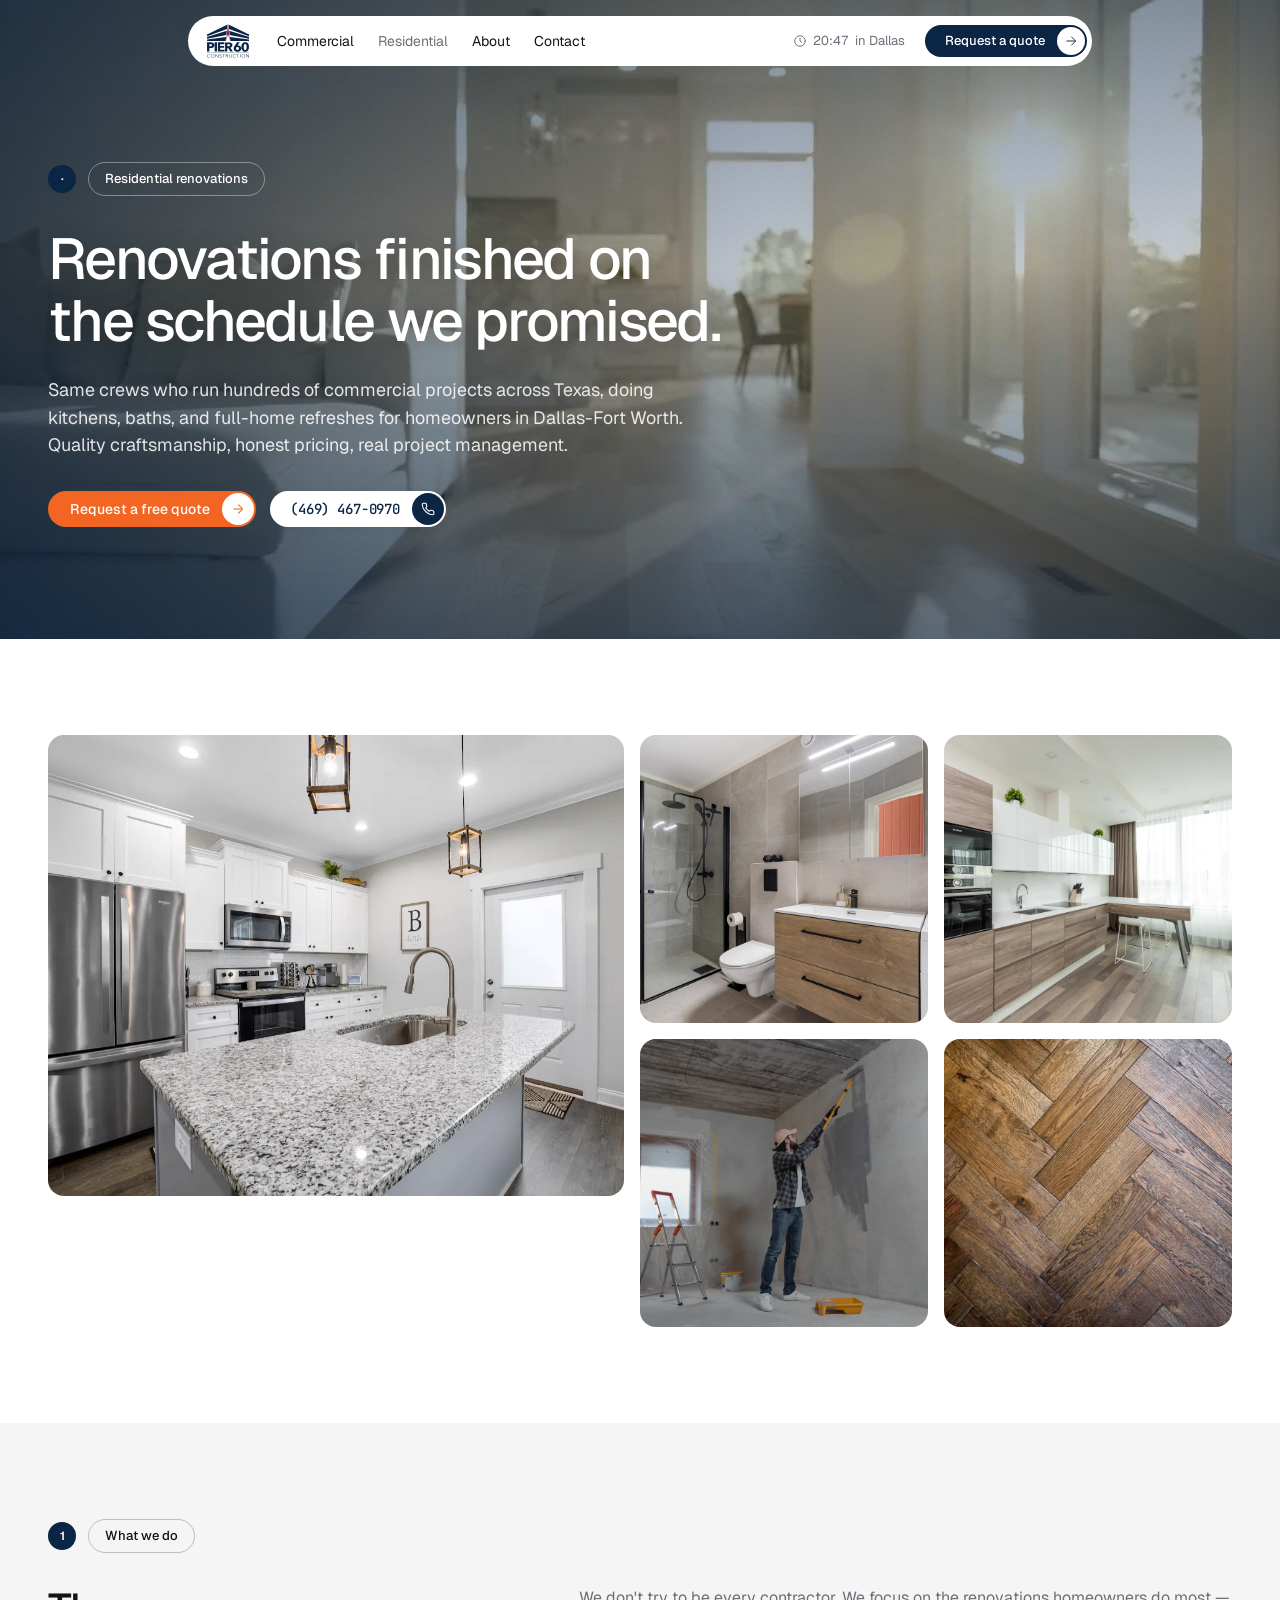
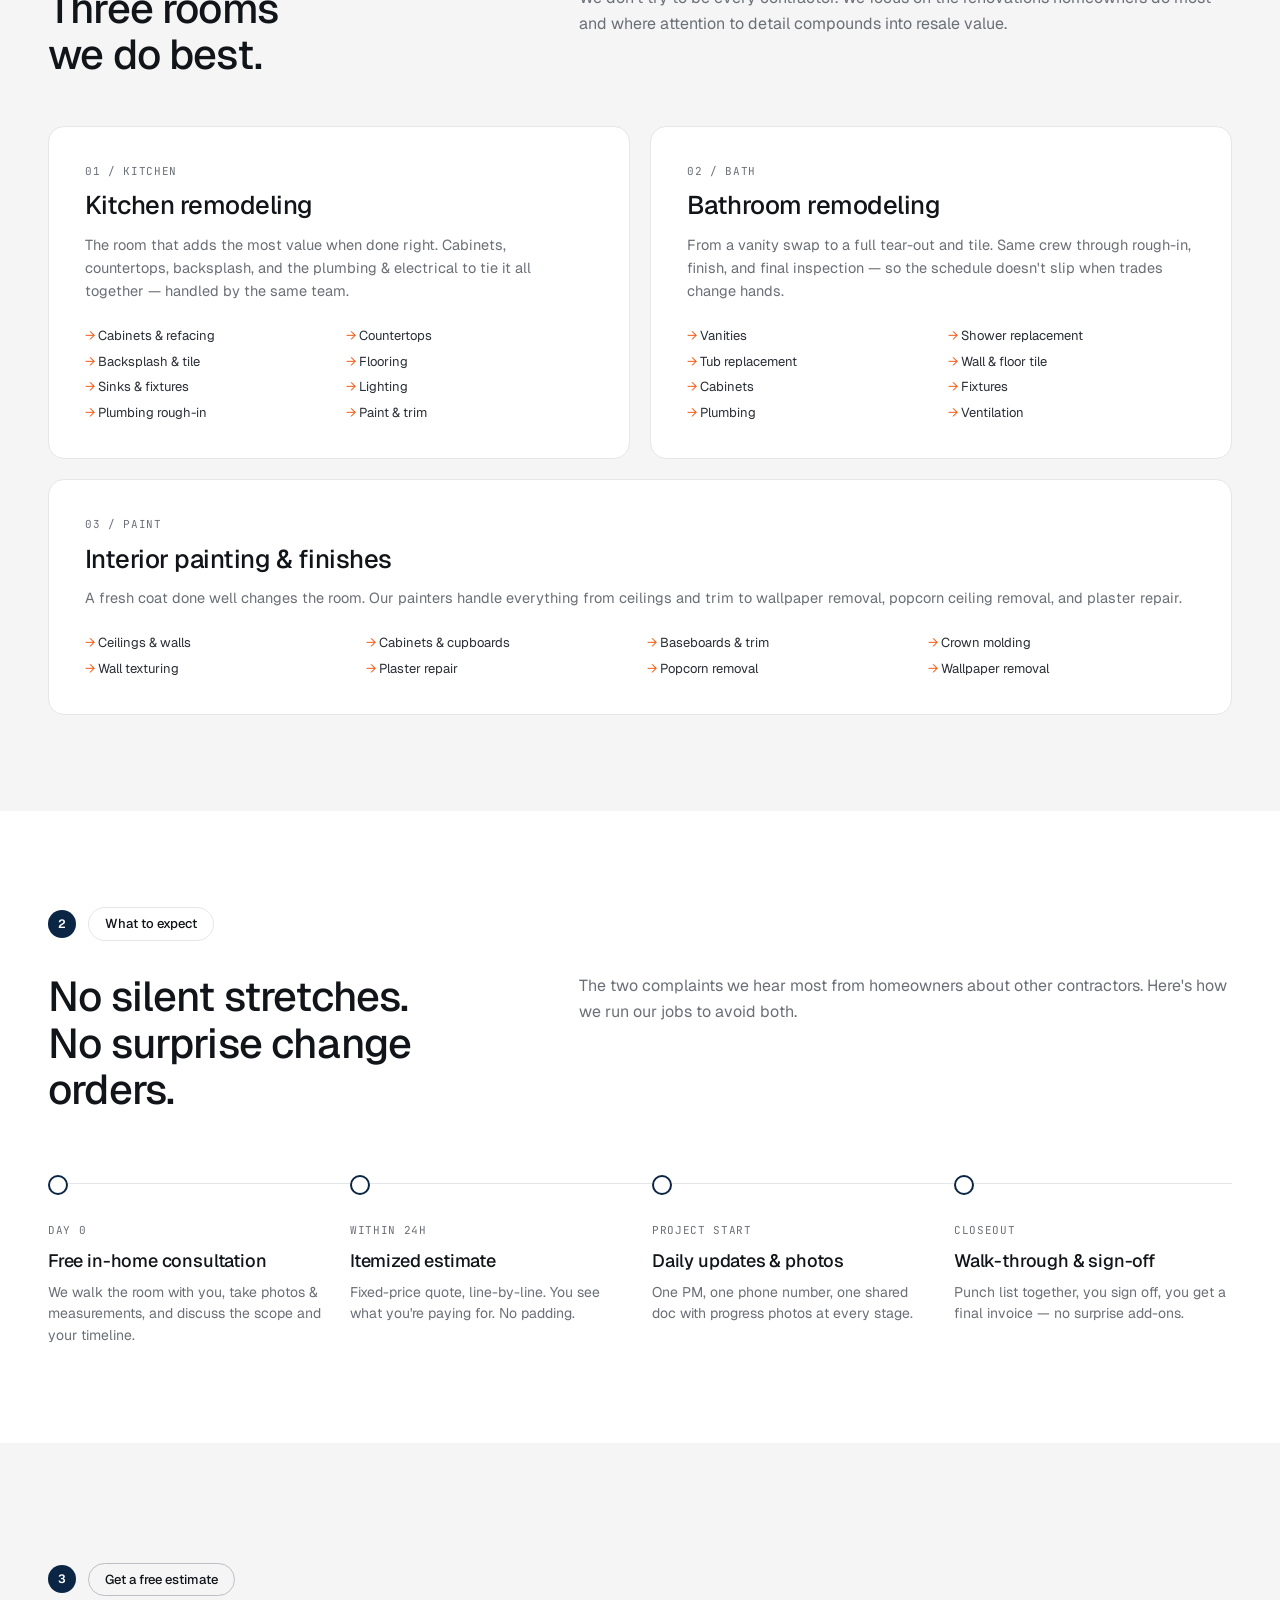
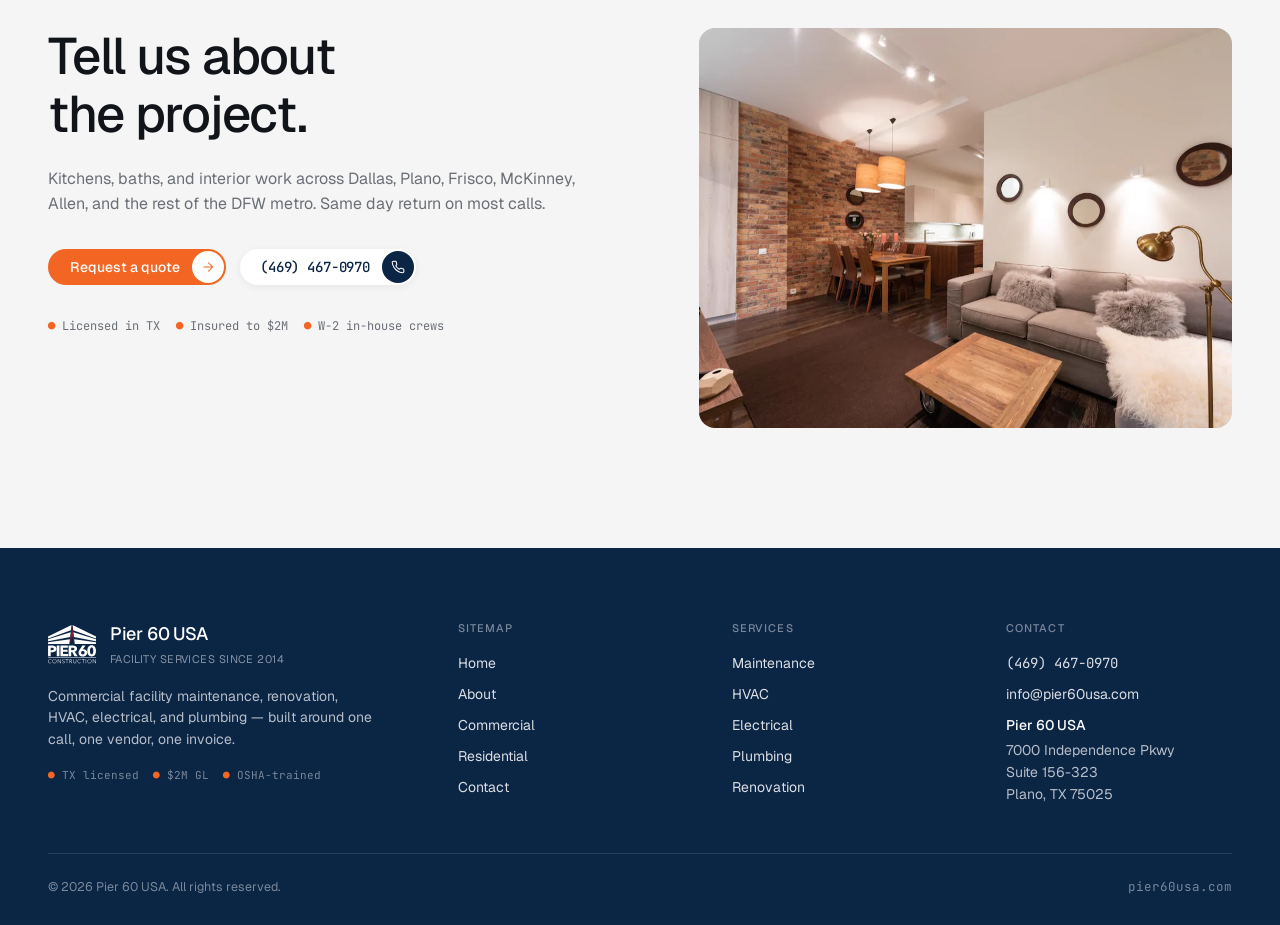
<file: residential.html>
<!doctype html>
<html lang="en">
<head>
  <meta charset="utf-8">
  <meta name="viewport" content="width=device-width, initial-scale=1">
  <title>Residential Renovations — Pier 60 USA · Kitchen, Bath, Interior Painting in Dallas-Fort Worth</title>
  <meta name="description" content="Residential kitchen and bath remodels, interior painting, and home renovations in Dallas, Plano, Frisco, and across DFW. Same in-house crews, same one-vendor model.">

  <!-- Favicons -->
  <link rel="icon" type="image/svg+xml" href="assets/favicon.svg">
  <link rel="icon" type="image/png" sizes="512x512" href="assets/icon-512.png">
  <link rel="apple-touch-icon" href="assets/apple-touch-icon.png">
  <meta name="theme-color" content="#0B2545">

  <!-- Open Graph -->
  <meta property="og:type" content="website">
  <meta property="og:site_name" content="Pier 60 USA">
  <meta property="og:url" content="https://pier60.vercel.app/residential.html">
  <meta property="og:title" content="Residential Renovations - Pier 60 USA · Kitchen, Bath, Interior Painting in Dallas-Fort Worth">
  <meta property="og:description" content="Residential kitchen and bath remodels, interior painting, and home renovations in Dallas, Plano, Frisco, and across DFW. Same in-house crews, same one-vendor model.">
  <meta property="og:image" content="https://pier60.vercel.app/assets/og-image.png">
  <meta property="og:image:width" content="1200">
  <meta property="og:image:height" content="630">
  <meta property="og:image:alt" content="Pier 60 Construction - Commercial Facility Maintenance & Renovation, Dallas, TX">

  <!-- Twitter -->
  <meta name="twitter:card" content="summary_large_image">
  <meta name="twitter:title" content="Residential Renovations - Pier 60 USA">
  <meta name="twitter:description" content="Kitchen and bath remodels, interior painting, and home renovations across Dallas-Fort Worth.">
  <meta name="twitter:image" content="https://pier60.vercel.app/assets/og-image.png">

  <link rel="stylesheet" href="styles_v2.css">
</head>
<body>

<section class="hero-inner has-media has-video" data-screen-label="01 Residential hero" style="background:#0B2545 url('assets/hero-residential-poster.jpg') center/cover no-repeat;">
  <video class="hero-media" autoplay muted loop playsinline preload="auto"
         poster="assets/hero-residential-poster.jpg" aria-hidden="true" tabindex="-1">
    <source src="assets/hero-residential.mp4" type="video/mp4">
  </video>
  <div class="hero-bg" aria-hidden="true"></div>

  <header class="nav">
    <div class="nav-pill">
      <div class="nav-left">
        <a href="index.html" class="logo" aria-label="Pier 60 USA — Home"><img src="assets/logo-navy.svg" alt="Pier 60"></a>
        <nav class="nav-links" aria-label="Primary">
          <a href="commercial.html">Commercial</a>
          <a href="residential.html" class="active">Residential</a>
          <a href="about.html">About</a>
          <a href="contact.html">Contact</a>
        </nav>
      </div>
      <div class="nav-right">
        <div class="nav-meta">
          <span class="availability">Booking work for Q1 2026</span>
          <span class="clock">
            <svg viewBox="0 0 24 24" fill="none" stroke-width="1.6" stroke-linecap="round" stroke-linejoin="round"><circle cx="12" cy="12" r="9"/><path d="M12 7v5l3 2"/></svg>
            <span class="clock-time">--:--</span> in Dallas
          </span>
        </div>
        <a href="contact.html#quote-form" class="btn-pill">
          <span class="label"><span>Request a quote</span><span>Request a quote</span></span>
          <span class="ico"><svg viewBox="0 0 24 24" fill="none" stroke="currentColor" stroke-width="1.6" stroke-linecap="round" stroke-linejoin="round"><path d="M5 12h14M13 5l7 7-7 7"/></svg></span>
        </a>
      </div>
      <button class="menu-btn" id="menu-open" aria-label="Open menu">
        <svg viewBox="0 0 24 24" fill="none" stroke="currentColor" stroke-width="1.8" stroke-linecap="round" stroke-linejoin="round"><path d="M4 7h16M4 12h16M4 17h16"/></svg>
      </button>
    </div>
  </header>

  <div class="hero-inner-content">
    <div class="badge-row">
      <span class="badge-num">·</span>
      <span class="badge-pill">Residential renovations</span>
    </div>
    <h1>Renovations finished on the schedule we promised.</h1>
    <p class="lede">Same crews who run hundreds of commercial projects across Texas, doing kitchens, baths, and full-home refreshes for homeowners in Dallas-Fort Worth. Quality craftsmanship, honest pricing, real project management.</p>
    <div class="cta-row">
      <a href="contact.html" class="btn-pill is-orange">
        <span class="label"><span>Request a free quote</span><span>Request a free quote</span></span>
        <span class="ico"><svg viewBox="0 0 24 24" fill="none" stroke="currentColor" stroke-width="1.8" stroke-linecap="round" stroke-linejoin="round"><path d="M5 12h14M13 5l7 7-7 7"/></svg></span>
      </a>
      <a href="tel:+14694670970" class="btn-pill is-phone">
        <span class="label"><span>(469) 467-0970</span><span>(469) 467-0970</span></span>
        <span class="ico"><svg viewBox="0 0 24 24" fill="none" stroke="currentColor" stroke-width="1.8" stroke-linecap="round" stroke-linejoin="round"><path d="M22 16.92v3a2 2 0 0 1-2.18 2 19.79 19.79 0 0 1-8.63-3.07 19.5 19.5 0 0 1-6-6A19.79 19.79 0 0 1 2.12 4.18 2 2 0 0 1 4.11 2h3a2 2 0 0 1 2 1.72c.13.96.36 1.9.7 2.81a2 2 0 0 1-.45 2.11L8.09 9.91a16 16 0 0 0 6 6l1.27-1.27a2 2 0 0 1 2.11-.45c.91.34 1.85.57 2.81.7A2 2 0 0 1 22 16.92Z"/></svg></span>
      </a>
    </div>
  </div>
</section>

<div class="sheet" id="sheet" aria-hidden="true">
  <div class="sheet-panel">
    <button class="sheet-close" id="menu-close" aria-label="Close menu">
      <svg viewBox="0 0 24 24" width="16" height="16" fill="none" stroke="currentColor" stroke-width="1.8" stroke-linecap="round" stroke-linejoin="round"><path d="M6 6l12 12M18 6L6 18"/></svg>
    </button>
    <span class="time">
      <svg viewBox="0 0 24 24" width="12" height="12" fill="none" stroke="currentColor" stroke-width="1.6" stroke-linecap="round"><circle cx="12" cy="12" r="9"/><path d="M12 7v5l3 2"/></svg>
      <span class="clock-time">--:--</span> in Dallas
    </span>
    <nav>
      <a href="commercial.html">Commercial</a>
      <a href="residential.html">Residential</a>
      <a href="about.html">About</a>
      <a href="contact.html">Contact</a>
    </nav>
    <a href="contact.html" class="btn-pill is-orange">
      <span class="label"><span>Start a project</span><span>Start a project</span></span>
      <span class="ico"><svg viewBox="0 0 24 24" fill="none" stroke="currentColor" stroke-width="1.8" stroke-linecap="round" stroke-linejoin="round"><path d="M5 12h14M13 5l7 7-7 7"/></svg></span>
    </a>
  </div>
</div>

<!-- ═══════════════════════════════════════════════════════════════
     GALLERY
     ═══════════════════════════════════════════════════════════════ -->
<section class="section-block" data-screen-label="02 Gallery">
  <div class="wrap">
    <div class="gallery">
      <div class="ph ph-big has-img">
        <picture>
          <source srcset="assets/res-kitchen.webp" type="image/webp">
          <img src="assets/res-kitchen.jpg" width="1000" height="800" loading="lazy" decoding="async" alt="Renovated residential kitchen">
        </picture>
      </div>
      <div class="col-stack">
        <div class="ph has-img">
          <picture>
            <source srcset="assets/res-bath.webp" type="image/webp">
            <img src="assets/res-bath.jpg" width="800" height="800" loading="lazy" decoding="async" alt="Remodeled bathroom with new vanity and tile">
          </picture>
        </div>
        <div class="ph has-img">
          <picture>
            <source srcset="assets/res-paint.webp" type="image/webp">
            <img src="assets/res-paint.jpg" width="800" height="800" loading="lazy" decoding="async" alt="Interior paint refresh in progress">
          </picture>
        </div>
      </div>
      <div class="col-stack">
        <div class="ph has-img">
          <picture>
            <source srcset="assets/res-cabinet.webp" type="image/webp">
            <img src="assets/res-cabinet.jpg" width="800" height="800" loading="lazy" decoding="async" alt="New kitchen cabinetry detail">
          </picture>
        </div>
        <div class="ph has-img">
          <picture>
            <source srcset="assets/res-flooring.webp" type="image/webp">
            <img src="assets/res-flooring.jpg" width="800" height="800" loading="lazy" decoding="async" alt="New hardwood flooring detail">
          </picture>
        </div>
      </div>
    </div>
  </div>
</section>

<!-- ═══════════════════════════════════════════════════════════════
     WHAT WE DO — capabilities
     ═══════════════════════════════════════════════════════════════ -->
<section class="section-block alt" data-screen-label="03 Rooms">
  <div class="wrap">
    <div class="badge-row">
      <span class="badge-num">1</span>
      <span class="badge-pill" style="border-color: var(--ink-300);">What we do</span>
    </div>
    <div class="two-col" style="margin-bottom: 48px;">
      <h2>Three rooms<br>we do best.</h2>
      <p style="margin: 0;">We don't try to be every contractor. We focus on the renovations homeowners do most — and where attention to detail compounds into resale value.</p>
    </div>
    <div class="cap-grid">
      <div class="cap">
        <span class="cap-num">01 / Kitchen</span>
        <h3>Kitchen remodeling</h3>
        <p>The room that adds the most value when done right. Cabinets, countertops, backsplash, and the plumbing &amp; electrical to tie it all together — handled by the same team.</p>
        <ul><li>Cabinets &amp; refacing</li><li>Countertops</li><li>Backsplash &amp; tile</li><li>Flooring</li><li>Sinks &amp; fixtures</li><li>Lighting</li><li>Plumbing rough-in</li><li>Paint &amp; trim</li></ul>
      </div>
      <div class="cap">
        <span class="cap-num">02 / Bath</span>
        <h3>Bathroom remodeling</h3>
        <p>From a vanity swap to a full tear-out and tile. Same crew through rough-in, finish, and final inspection — so the schedule doesn't slip when trades change hands.</p>
        <ul><li>Vanities</li><li>Shower replacement</li><li>Tub replacement</li><li>Wall &amp; floor tile</li><li>Cabinets</li><li>Fixtures</li><li>Plumbing</li><li>Ventilation</li></ul>
      </div>
    </div>

    <div class="cap-grid one-col" style="margin-top: 20px;">
      <div class="cap">
        <span class="cap-num">03 / Paint</span>
        <h3>Interior painting &amp; finishes</h3>
        <p>A fresh coat done well changes the room. Our painters handle everything from ceilings and trim to wallpaper removal, popcorn ceiling removal, and plaster repair.</p>
        <ul class="cols-4"><li>Ceilings &amp; walls</li><li>Cabinets &amp; cupboards</li><li>Baseboards &amp; trim</li><li>Crown molding</li><li>Wall texturing</li><li>Plaster repair</li><li>Popcorn removal</li><li>Wallpaper removal</li></ul>
      </div>
    </div>
  </div>
</section>

<!-- ═══════════════════════════════════════════════════════════════
     WHAT TO EXPECT — process
     ═══════════════════════════════════════════════════════════════ -->
<section class="section-block" data-screen-label="04 What to expect">
  <div class="wrap">
    <div class="badge-row">
      <span class="badge-num">2</span>
      <span class="badge-pill">What to expect</span>
    </div>
    <div class="two-col" style="margin-bottom: 48px;">
      <h2>No silent stretches.<br>No surprise change orders.</h2>
      <p style="margin: 0;">The two complaints we hear most from homeowners about other contractors. Here's how we run our jobs to avoid both.</p>
    </div>
    <div class="process">
      <div class="step">
        <span class="num">Day 0</span>
        <h4>Free in-home consultation</h4>
        <p>We walk the room with you, take photos &amp; measurements, and discuss the scope and your timeline.</p>
      </div>
      <div class="step">
        <span class="num">Within 24h</span>
        <h4>Itemized estimate</h4>
        <p>Fixed-price quote, line-by-line. You see what you're paying for. No padding.</p>
      </div>
      <div class="step">
        <span class="num">Project start</span>
        <h4>Daily updates &amp; photos</h4>
        <p>One PM, one phone number, one shared doc with progress photos at every stage.</p>
      </div>
      <div class="step">
        <span class="num">Closeout</span>
        <h4>Walk-through &amp; sign-off</h4>
        <p>Punch list together, you sign off, you get a final invoice — no surprise add-ons.</p>
      </div>
    </div>
  </div>
</section>

<!-- ═══════════════════════════════════════════════════════════════
     CONTACT CTA
     ═══════════════════════════════════════════════════════════════ -->
<section class="section-contact" data-screen-label="05 CTA">
  <div class="wrap">
    <div class="badge-row">
      <span class="badge-num">3</span>
      <span class="badge-pill" style="border-color: var(--ink-300);">Get a free estimate</span>
    </div>
    <div class="contact-grid">
      <div>
        <h2 class="h2" style="margin-bottom: 0;">Tell us about<br>the project.</h2>
        <p class="lede">Kitchens, baths, and interior work across Dallas, Plano, Frisco, McKinney, Allen, and the rest of the DFW metro. Same day return on most calls.</p>
        <div class="contact-quick">
          <a href="contact.html#quote-form" class="btn-pill is-orange">
            <span class="label"><span>Request a quote</span><span>Request a quote</span></span>
            <span class="ico"><svg viewBox="0 0 24 24" fill="none" stroke="currentColor" stroke-width="1.8" stroke-linecap="round" stroke-linejoin="round"><path d="M5 12h14M13 5l7 7-7 7"/></svg></span>
          </a>
          <a href="tel:+14694670970" class="btn-pill is-phone">
            <span class="label"><span>(469) 467-0970</span><span>(469) 467-0970</span></span>
            <span class="ico"><svg viewBox="0 0 24 24" fill="none" stroke="currentColor" stroke-width="1.8" stroke-linecap="round" stroke-linejoin="round"><path d="M22 16.92v3a2 2 0 0 1-2.18 2 19.79 19.79 0 0 1-8.63-3.07 19.5 19.5 0 0 1-6-6A19.79 19.79 0 0 1 2.12 4.18 2 2 0 0 1 4.11 2h3a2 2 0 0 1 2 1.72c.13.96.36 1.9.7 2.81a2 2 0 0 1-.45 2.11L8.09 9.91a16 16 0 0 0 6 6l1.27-1.27a2 2 0 0 1 2.11-.45c.91.34 1.85.57 2.81.7A2 2 0 0 1 22 16.92Z"/></svg></span>
          </a>
        </div>
        <div class="contact-tags">
          <span>Licensed in TX</span>
          <span>Insured to $2M</span>
          <span>W-2 in-house crews</span>
        </div>
      </div>
      <div>
        <div class="ph has-img" style="aspect-ratio: 4/3; border-radius: 16px; overflow: hidden;">
          <picture>
            <source srcset="assets/res-beforeafter.webp" type="image/webp">
            <img src="assets/res-beforeafter.jpg" width="1000" height="750" loading="lazy" decoding="async" alt="Bright, fully renovated residential living space">
          </picture>
        </div>
      </div>
    </div>
  </div>
</section>

<!-- ═══════════════════════════════════════════════════════════════
     FOOTER
     ═══════════════════════════════════════════════════════════════ -->
<footer class="foot">
  <div class="wrap">
    <div class="foot-grid">
      <div>
        <div class="brand-row">
          <span class="logo"><img src="assets/logo-white.svg" alt="Pier 60 Construction"></span>
          <span class="name">Pier 60 USA<small>Facility services since 2014</small></span>
        </div>
        <p>Commercial facility maintenance, renovation, HVAC, electrical, and plumbing — built around one call, one vendor, one invoice.</p>
        <div class="foot-licenses">
          <span>TX licensed</span><span>$2M GL</span><span>OSHA-trained</span>
        </div>
      </div>
      <div>
        <h5>Sitemap</h5>
        <ul>
          <li><a href="index.html">Home</a></li>
          <li><a href="about.html">About</a></li>
          <li><a href="commercial.html">Commercial</a></li>
          <li><a href="residential.html">Residential</a></li>
          <li><a href="contact.html">Contact</a></li>
        </ul>
      </div>
      <div>
        <h5>Services</h5>
        <ul>
          <li><a href="commercial.html#maintenance">Maintenance</a></li>
          <li><a href="commercial.html#hvac">HVAC</a></li>
          <li><a href="commercial.html#electrical">Electrical</a></li>
          <li><a href="commercial.html#plumbing">Plumbing</a></li>
          <li><a href="commercial.html#renovation">Renovation</a></li>
        </ul>
      </div>
      <div>
        <h5>Contact</h5>
        <ul>
          <li><a href="tel:+14694670970" class="tel">(469) 467-0970</a></li>
          <li><a href="mailto:info@pier60usa.com">info@pier60usa.com</a></li>
          <li>
            <address class="foot-address">
              <strong>Pier 60 USA</strong>
              7000 Independence Pkwy<br>
              Suite 156-323<br>
              Plano, TX 75025
            </address>
          </li>
        </ul>
      </div>
    </div>
    <div class="foot-bottom">
      <span>© <span class="year">2026</span> Pier 60 USA. All rights reserved.</span>
      <span class="tel">pier60usa.com</span>
    </div>
  </div>
</footer>

<script>
  function updateClock() {
    var t = new Date().toLocaleString('en-US', { timeZone: 'America/Chicago', hour12: false, hour: '2-digit', minute: '2-digit' });
    document.querySelectorAll('.clock-time').forEach(function(el){ el.textContent = t; });
  }
  updateClock();
  setInterval(updateClock, 1000);
  document.querySelectorAll('.year').forEach(function(e){ e.textContent = new Date().getFullYear(); });

  var sheet = document.getElementById('sheet');
  document.getElementById('menu-open').addEventListener('click', function(){ sheet.classList.add('open'); sheet.setAttribute('aria-hidden','false'); });
  document.getElementById('menu-close').addEventListener('click', function(){ sheet.classList.remove('open'); sheet.setAttribute('aria-hidden','true'); });
  sheet.addEventListener('click', function(e){ if (e.target === sheet) { sheet.classList.remove('open'); sheet.setAttribute('aria-hidden','true'); } });
</script>

<script>
  window.va = function () {
    (window.vaq = window.vaq || []).push(arguments);
  };
</script>

<script defer src="https://cdn.vercel-insights.com/v1/script.js"></script>

</body>
</html>
</file>
<file: styles_v2.css>
/* ─────────────────────────────────────────────────────────────────
   Pier 60 USA — v2
   Modern agency aesthetic: pill nav, oversized headlines,
   text-roll hover CTAs, white card badges, orange accent.
   ───────────────────────────────────────────────────────────────── */

@import url('https://fonts.googleapis.com/css2?family=Geist:wght@300;400;500;600;700&family=JetBrains+Mono:wght@400;500&display=swap');

:root {
  --bg:        #EFEFEF;
  --white:     #FFFFFF;
  --section-2: #FFFFFF;
  --section-3: #F5F5F5;

  --ink-900:   #111418;
  --ink-700:   #2A2E35;

  /* Navy Seal Blue — carried over from the original Pier 60 theme */
  --navy:      #0B2545;
  --navy-h:    #142F55;
  --ink-500:   #6B6F76;
  --ink-400:   #8A8E95;
  --ink-300:   #BDBFC4;
  --ink-200:   #E5E6E8;
  --ink-100:   #EFEFEF;

  --orange:    #F26522;
  --orange-h:  #E05A1A;
  --partner:   #E8704E;

  --ease:      cubic-bezier(0.25, 0.1, 0.25, 1);
  --ease-out:  cubic-bezier(0.32, 0.72, 0, 1);

  --font:      "Geist", ui-sans-serif, system-ui, -apple-system, "Segoe UI", Helvetica, Arial, sans-serif;
  --mono:      "JetBrains Mono", ui-monospace, Menlo, monospace;

  --max:       1440px;
  --pad-x:     20px;
}
@media (min-width: 640px)  { :root { --pad-x: 32px; } }
@media (min-width: 1024px) { :root { --pad-x: 48px; } }

* { box-sizing: border-box; }
html { scroll-behavior: smooth; }
body {
  margin: 0;
  font-family: var(--font);
  font-size: 16px;
  line-height: 1.5;
  color: var(--ink-900);
  background: var(--bg);
  -webkit-font-smoothing: antialiased;
  text-rendering: optimizeLegibility;
}
a { color: inherit; text-decoration: none; }
img, svg, video { display: block; max-width: 100%; }
button { font: inherit; cursor: pointer; }

.wrap {
  max-width: var(--max);
  margin: 0 auto;
  padding-left: var(--pad-x);
  padding-right: var(--pad-x);
}

/* ── Hero section ──────────────────────────────────────────────── */
.hero {
  position: relative;
  min-height: 100vh;
  background: var(--bg);
  display: flex;
  flex-direction: column;
  overflow: hidden;
}

/* Soft shader-substitute: layered radial + grain */
.hero-bg {
  position: absolute;
  inset: 0;
  z-index: 1;
  pointer-events: none;
  background:
    radial-gradient(ellipse 80% 60% at 85% 25%,
      rgba(242, 101, 34, 0.18) 0%,
      rgba(242, 101, 34, 0.05) 35%,
      transparent 60%),
    radial-gradient(ellipse 70% 50% at 15% 80%,
      rgba(255, 255, 255, 0.7) 0%,
      rgba(255, 255, 255, 0.2) 40%,
      transparent 70%),
    radial-gradient(ellipse 60% 80% at 50% 50%,
      rgba(240, 240, 240, 0.6) 0%,
      transparent 70%);
}
.hero-bg::after {
  /* Fluted glass strips + film grain feel */
  content: "";
  position: absolute;
  inset: 0;
  background-image:
    repeating-linear-gradient(31deg,
      rgba(255, 255, 255, 0)   0px,
      rgba(255, 255, 255, 0.04) 1px,
      rgba(255, 255, 255, 0)   2px,
      rgba(0, 0, 0, 0.02)      3px,
      rgba(255, 255, 255, 0)   8px),
    url("data:image/svg+xml;utf8,<svg xmlns='http://www.w3.org/2000/svg' width='160' height='160'><filter id='n'><feTurbulence type='fractalNoise' baseFrequency='0.9' numOctaves='2' stitchTiles='stitch'/><feColorMatrix values='0 0 0 0 0 0 0 0 0 0 0 0 0 0 0 0 0 0 0.05 0'/></filter><rect width='100%25' height='100%25' filter='url(%23n)'/></svg>");
  mix-blend-mode: multiply;
  opacity: 0.9;
}

/* Navbar — pill, floating */
.nav {
  position: relative;
  z-index: 20;
  max-width: var(--max);
  margin: 0 auto;
  padding: 12px var(--pad-x);
  display: flex;
  justify-content: center;
}
@media (min-width: 640px) { .nav { padding: 16px var(--pad-x); } }
.nav-pill {
  background: var(--white);
  border-radius: 999px;
  padding: 5px;
  min-height: 50px;
  display: inline-flex;
  align-items: center;
  justify-content: space-between;
  gap: 16px;
  flex: 0 0 auto;
  max-width: 100%;
}
@media (min-width: 768px) {
  .nav-pill { display: inline-flex; flex: 0 0 auto; justify-content: flex-start; gap: 24px; max-width: 100%; }
}

.nav-left { display: flex; align-items: center; gap: 20px; flex-shrink: 0; }
/* Shift nav logo right so it clears the pill's rounded left edge */
.nav-pill .logo { margin-left: 14px; }

.logo {
  height: 34px;
  width: auto;
  display: inline-flex;
  align-items: center;
  flex-shrink: 0;
}
.logo img { height: 100%; width: auto; display: block; }
@media (min-width: 640px) { .logo { height: 38px; } }

.nav-links {
  display: none;
  align-items: center;
  gap: 24px;
  padding: 0 8px;
}
.nav-links a {
  font-size: 14px;
  color: var(--ink-900);
  transition: color .3s var(--ease);
}
.nav-links a:hover { color: var(--ink-500); }
.nav-links a.active { color: var(--ink-500); }

.nav-right { display: none; align-items: center; gap: 14px; padding-right: 0; }
.nav-meta {
  display: flex; align-items: center; gap: 14px;
  font-size: 13px;
  color: var(--ink-500);
  padding: 0 6px;
}
.nav-meta .availability { display: none; }
/* Hidden but keeps its width so the nav pill length stays the same */
@media (min-width: 1100px) { .nav-meta .availability { display: inline; visibility: hidden; } }
.nav-meta .clock {
  display: inline-flex; align-items: center; gap: 6px;
  font-variant-numeric: tabular-nums;
}
.nav-meta .clock svg { width: 14px; height: 14px; stroke: currentColor; }

@media (min-width: 768px) {
  .nav-links { display: flex; }
  .nav-right { display: flex; }
}

/* Pill CTA (dark navy) with text roll */
.btn-pill {
  background: var(--navy);
  color: var(--white);
  border: 0;
  border-radius: 999px;
  padding: 2px 2px 2px 20px;
  font-size: 13px;
  font-weight: 500;
  display: inline-flex;
  align-items: center;
  gap: 12px;
  text-decoration: none;
  white-space: nowrap;
  transition: background .25s var(--ease);
}
.btn-pill:hover { background: var(--navy-h); }
.btn-pill .label {
  height: 20px;
  overflow: hidden;
  display: inline-flex;
  flex-direction: column;
  position: relative;
}
.btn-pill .label > span {
  display: block;
  line-height: 20px;
  transition: transform .5s var(--ease);
}
.btn-pill:hover .label > span { transform: translateY(-100%); }
.btn-pill .ico {
  width: 28px; height: 28px;
  background: var(--white);
  color: var(--navy);
  border-radius: 999px;
  display: grid; place-items: center;
  transition: transform .5s var(--ease);
  flex-shrink: 0;
}
.btn-pill:hover .ico { transform: rotate(-45deg); }
.btn-pill .ico svg { width: 14px; height: 14px; stroke: currentColor; }

/* Orange CTA — same shape */
.btn-pill.is-orange {
  background: var(--orange);
  color: var(--white);
  padding: 2px 2px 2px 22px;
  font-size: 14px;
}
.btn-pill.is-orange:hover { background: var(--orange-h); }
.btn-pill.is-orange .ico {
  width: 32px; height: 32px;
  color: var(--orange);
}
.btn-pill.is-orange .label { height: 22px; }
.btn-pill.is-orange .label > span { line-height: 22px; }

/* Mobile menu toggle */
.menu-btn {
  display: inline-grid;
  place-items: center;
  width: 40px; height: 40px;
  border-radius: 999px;
  background: var(--navy);
  color: var(--white);
  border: 0;
}
.menu-btn svg { width: 18px; height: 18px; stroke: currentColor; }
@media (min-width: 768px) { .menu-btn { display: none; } }

/* Mobile sheet */
.sheet {
  position: fixed;
  inset: 0;
  z-index: 50;
  background: rgba(0,0,0,0.6);
  opacity: 0;
  pointer-events: none;
  transition: opacity .3s var(--ease);
}
.sheet.open { opacity: 1; pointer-events: auto; }
.sheet-panel {
  position: absolute;
  left: 12px; right: 12px; bottom: 12px;
  background: var(--white);
  border-radius: 20px;
  padding: 28px 24px;
  transform: translateY(110%);
  transition: transform .5s var(--ease-out);
}
.sheet.open .sheet-panel { transform: translateY(0); }
.sheet-panel .time {
  display: inline-flex; align-items: center; gap: 8px;
  font-size: 12px; color: var(--ink-500);
  border: 1px solid var(--ink-200);
  padding: 6px 12px;
  border-radius: 999px;
  margin-bottom: 24px;
}
.sheet-panel nav { display: flex; flex-direction: column; gap: 6px; margin-bottom: 24px; }
.sheet-panel nav a {
  font-size: 28px;
  line-height: 32px;
  font-weight: 500;
  color: var(--ink-900);
  padding: 8px 0;
}
.sheet-close {
  position: absolute; top: 16px; right: 16px;
  width: 36px; height: 36px;
  background: var(--ink-100);
  border: 0; border-radius: 999px;
  display: grid; place-items: center;
}

/* Hero content */
.hero-spacer { flex: 1; min-height: 80px; }
.hero-content {
  position: relative;
  z-index: 20;
  max-width: var(--max);
  margin: 0 auto;
  width: 100%;
  padding: 0 var(--pad-x) 56px;
}
@media (min-width: 640px) { .hero-content { padding-bottom: 64px; } }
@media (min-width: 1024px) { .hero-content { padding-bottom: 80px; } }

.eyebrow-sm {
  font-size: 13px;
  letter-spacing: 0.02em;
  color: var(--ink-900);
  margin: 0 0 20px;
  display: inline-flex; align-items: center; gap: 10px;
}
.eyebrow-sm::before {
  content: "";
  width: 24px; height: 1px;
  background: var(--ink-900);
}
@media (min-width: 640px) { .eyebrow-sm { margin-bottom: 32px; } }

.h1 {
  font-size: clamp(1.75rem, 7vw, 4.2rem);
  font-weight: 500;
  line-height: 1.08;
  letter-spacing: -0.03em;
  color: var(--ink-900);
  margin: 0;
  text-wrap: balance;
}
@media (min-width: 640px) {
  .h1 { font-size: clamp(2.5rem, 5vw, 4.2rem); }
}
.h1 .br-sm { display: none; }
@media (min-width: 640px) {
  .h1 .br-sm { display: block; }
  .h1 .sp-mobile { display: none; }
}

.hero-cta-row {
  margin-top: 32px;
  display: flex;
  flex-direction: column;
  gap: 16px;
  align-items: flex-start;
}
@media (min-width: 640px) {
  .hero-cta-row { flex-direction: row; align-items: center; gap: 20px; margin-top: 48px; }
}

/* Partner badge — white pill w/ starburst */
.partner-badge {
  display: inline-flex;
  align-items: center;
  gap: 12px;
  background: var(--white);
  padding: 10px 14px;
  border-radius: 4px;
  box-shadow: 0 2px 8px rgba(0,0,0,0.08);
  transition: box-shadow .3s var(--ease);
}

/* Phone CTA pill — white on light bg, navy text */
.btn-pill.is-phone {
  background: var(--white);
  color: var(--navy);
  padding: 2px 2px 2px 22px;
  font-size: 14px;
  font-family: var(--mono);
  font-variant-numeric: tabular-nums;
  letter-spacing: -0.01em;
  box-shadow: 0 2px 8px rgba(0,0,0,0.06);
}
.btn-pill.is-phone:hover { background: var(--white); box-shadow: 0 4px 16px rgba(0,0,0,0.12); }
.btn-pill.is-phone .ico {
  width: 32px; height: 32px;
  background: var(--navy);
  color: var(--white);
}
.btn-pill.is-phone .label { height: 22px; }
.btn-pill.is-phone .label > span { line-height: 22px; }
.partner-badge:hover { box-shadow: 0 4px 16px rgba(0,0,0,0.12); }
.partner-badge .star {
  width: 22px; height: 22px;
  color: var(--partner);
  flex-shrink: 0;
}
@media (min-width: 640px) { .partner-badge .star { width: 24px; height: 24px; } }
.partner-badge .text {
  font-size: 13px;
  font-weight: 500;
  color: var(--ink-900);
}
@media (min-width: 640px) { .partner-badge .text { font-size: 14px; } }
.partner-badge .chip {
  font-size: 10px;
  line-height: 1;
  font-weight: 600;
  background: var(--navy);
  color: var(--white);
  padding: 4px 7px;
  border-radius: 3px;
  letter-spacing: 0.02em;
}
@media (min-width: 640px) { .partner-badge .chip { font-size: 11px; padding: 4px 8px; } }

/* ── Section: About ────────────────────────────────────────────── */
.section-about {
  background: var(--section-2);
  padding: 64px 0 48px;
  overflow: hidden;
}
@media (min-width: 640px) { .section-about { padding: 80px 0 64px; } }
@media (min-width: 1024px) { .section-about { padding: 128px 0 96px; } }

.badge-row {
  display: flex;
  align-items: center;
  gap: 12px;
  margin-bottom: 24px;
}
@media (min-width: 640px) { .badge-row { margin-bottom: 32px; } }
.badge-num {
  width: 24px; height: 24px;
  background: var(--navy);
  color: var(--white);
  border-radius: 999px;
  display: grid; place-items: center;
  font-size: 11px;
  font-weight: 600;
}
@media (min-width: 640px) { .badge-num { width: 28px; height: 28px; font-size: 12px; } }
.badge-pill {
  font-size: 12px;
  font-weight: 500;
  border: 1px solid var(--ink-200);
  border-radius: 999px;
  padding: 4px 12px;
}
@media (min-width: 640px) { .badge-pill { font-size: 13px; padding: 6px 16px; } }

.h2 {
  font-size: clamp(1.5rem, 4vw, 3.2rem);
  font-weight: 500;
  line-height: 1.12;
  letter-spacing: -0.02em;
  color: var(--ink-900);
  margin: 0 0 48px;
  text-wrap: balance;
}
@media (min-width: 640px) { .h2 { margin-bottom: 64px; } }
@media (min-width: 1024px) { .h2 { margin-bottom: 112px; } }

/* Mobile/tablet stack */
.about-stack { display: block; }
.about-stack .copy { max-width: 640px; }
.about-stack .copy p {
  font-size: 15px;
  line-height: 1.6;
  font-weight: 500;
  color: var(--ink-900);
  margin: 0 0 24px;
}
@media (min-width: 640px) { .about-stack .copy p { font-size: 17px; } }
.about-stack .copy .btn-pill.is-orange { margin-bottom: 32px; }

.about-imgs {
  display: flex;
  flex-direction: column;
  gap: 16px;
  margin-top: 8px;
}
@media (min-width: 640px) { .about-imgs { flex-direction: row; gap: 20px; } }
.about-imgs .ph {
  border-radius: 12px;
  overflow: hidden;
  flex-shrink: 0;
}
@media (min-width: 640px) {
  .about-imgs .ph { border-radius: 16px; }
  .about-imgs .ph-sm { width: 45%; aspect-ratio: 438/346; }
  .about-imgs .ph-lg { width: 55%; aspect-ratio: 3/2; }
}
.about-imgs .ph { aspect-ratio: 4/3; }

/* Desktop grid */
@media (min-width: 1024px) {
  .about-stack { display: none; }
  .about-grid {
    display: grid;
    grid-template-columns: 26% 1fr 48%;
    align-items: end;
    gap: 24px;
  }
  .about-grid .col-l { align-self: end; }
  .about-grid .col-l .ph { aspect-ratio: 438/346; border-radius: 16px; overflow: hidden; }
  .about-grid .col-c { align-self: start; display: flex; flex-direction: column; align-items: flex-end; gap: 28px; }
  .about-grid .col-c p {
    font-size: 16px;
    line-height: 1.65;
    font-weight: 500;
    color: var(--ink-900);
    white-space: nowrap;
    margin: 0;
  }
  .about-grid .col-r { align-self: end; }
  .about-grid .col-r .ph { aspect-ratio: 3/2; border-radius: 16px; overflow: hidden; }
}
@media (max-width: 1023px) { .about-grid { display: none; } }

/* Placeholder image — striped */
.ph {
  position: relative;
  background: var(--ink-200);
  display: grid; place-items: center;
}
.ph::before {
  content: "";
  position: absolute; inset: 0;
  background-image: repeating-linear-gradient(135deg,
    rgba(0,0,0,0) 0,
    rgba(0,0,0,0) 12px,
    rgba(0,0,0,0.04) 12px,
    rgba(0,0,0,0.04) 13px);
}
.ph .ph-label {
  position: relative;
  font-family: var(--mono);
  font-size: 11px;
  color: var(--ink-500);
  background: var(--white);
  padding: 6px 10px;
  border-radius: 4px;
  border: 1px solid var(--ink-200);
  z-index: 1;
}

/* ── Section: Work / Cards ─────────────────────────────────────── */
.section-work {
  background: var(--section-3);
  padding: 64px 0;
}
@media (min-width: 640px) { .section-work { padding: 80px 0; } }
@media (min-width: 1024px) { .section-work { padding: 112px 0; } }

.h2-xl {
  font-size: clamp(1.75rem, 7vw, 4.2rem);
  font-weight: 500;
  line-height: 1.08;
  letter-spacing: -0.03em;
  color: var(--ink-900);
  margin: 0 0 40px;
  text-wrap: balance;
}
@media (min-width: 640px) {
  .h2-xl { font-size: clamp(2.5rem, 5vw, 4.2rem); margin-bottom: 56px; }
}
@media (min-width: 1024px) { .h2-xl { margin-bottom: 64px; } }

.cards {
  display: grid;
  grid-template-columns: 1fr;
  gap: 20px;
}
@media (min-width: 768px)  { .cards { grid-template-columns: 1fr 1fr; gap: 24px; } }
@media (min-width: 1024px) { .cards { gap: 28px; } }

.card { display: block; }
.card .media {
  position: relative;
  border-radius: 16px;
  overflow: hidden;
  background: #1a1d2e;
}
.card.alt .media { background: #6b6b6b; aspect-ratio: 1/1; }
.card .media { aspect-ratio: 329/246; }
.card .media .ph-fill {
  position: absolute; inset: 0;
}
.card .media .ph-fill::before {
  content: "";
  position: absolute; inset: 0;
  background-image: repeating-linear-gradient(45deg,
    rgba(255,255,255,0.02) 0 14px,
    rgba(255,255,255,0.06) 14px 15px);
}
.card .media .ph-fill .ph-label {
  position: absolute;
  left: 16px; top: 16px;
  font-family: var(--mono);
  font-size: 11px;
  color: rgba(255,255,255,0.7);
  background: rgba(0,0,0,0.3);
  padding: 5px 9px;
  border-radius: 4px;
  border: 1px solid rgba(255,255,255,0.12);
}

/* Hover expand button on cards */
.card-cta {
  position: absolute;
  left: 16px; bottom: 16px;
  height: 36px;
  width: 36px;
  border-radius: 999px;
  background: var(--white);
  color: var(--navy);
  display: flex;
  align-items: center;
  padding: 0 11px;
  gap: 8px;
  overflow: hidden;
  white-space: nowrap;
  transition: width .3s ease-in-out;
  border: 0;
}
.card-cta .ico-link {
  width: 14px; height: 14px;
  stroke: currentColor;
  transition: transform .3s ease-in-out;
  transform: rotate(-45deg);
  flex-shrink: 0;
}
.card-cta .label {
  font-size: 13px;
  font-weight: 500;
  opacity: 0;
  transition: opacity .15s ease-in-out;
}
.card:hover .card-cta { width: 148px; }
.card:hover .card-cta .ico-link { transform: rotate(0); }
.card:hover .card-cta .label { opacity: 1; transition-delay: .1s; }

.card.alt .card-cta { background: var(--navy); color: var(--white); }
.card.alt:hover .card-cta { width: 168px; }

.card .desc {
  font-size: 13px;
  line-height: 1.55;
  color: var(--ink-500);
  margin: 16px 0 0;
}
@media (min-width: 640px) { .card .desc { font-size: 14px; } }
.card .title {
  font-size: 14px;
  font-weight: 600;
  color: var(--ink-900);
  margin: 4px 0 0;
}
@media (min-width: 640px) { .card .title { font-size: 15px; } }

/* ── Stats strip (light bg) ────────────────────────────────────── */
.stats-strip {
  background: var(--white);
  border-top: 1px solid var(--ink-200);
  border-bottom: 1px solid var(--ink-200);
}
.stats-strip .wrap {
  display: grid;
  grid-template-columns: repeat(2, 1fr);
  gap: 1px;
  background: var(--ink-200);
  padding: 0;
}
@media (min-width: 768px)  { .stats-strip .wrap { grid-template-columns: repeat(4, 1fr); } }
.stat-cell {
  background: var(--white);
  padding: 32px var(--pad-x);
  display: flex;
  flex-direction: column;
  gap: 6px;
}
.stat-cell .n {
  font-size: clamp(40px, 5vw, 56px);
  line-height: 1;
  font-weight: 500;
  letter-spacing: -0.025em;
  color: var(--ink-900);
}
.stat-cell .n sup {
  font-size: 0.45em;
  color: var(--orange);
  margin-left: 2px;
  vertical-align: top;
}
.stat-cell .lbl {
  font-size: 13px;
  color: var(--ink-500);
  margin-top: 6px;
  max-width: 28ch;
}

/* ── Services list (clean rows) ────────────────────────────────── */
.section-services {
  background: var(--section-2);
  padding: 64px 0;
}
@media (min-width: 640px) { .section-services { padding: 80px 0; } }
@media (min-width: 1024px) { .section-services { padding: 112px 0; } }

.services-list {
  border-top: 1px solid var(--ink-200);
}
/* Mobile: simple stacked block (number → title → description), no grid */
.svc-row {
  padding: 24px 0;
  border-bottom: 1px solid var(--ink-200);
}
.svc-row > div { margin-top: 14px; }
@media (min-width: 768px) {
  .svc-row {
    display: grid;
    grid-template-columns: 80px 1.2fr 2fr;
    column-gap: 32px;
    padding: 36px 0;
    align-items: start;
  }
  .svc-row > div { margin-top: 0; }
}
.svc-row .num {
  display: block;
  font-family: var(--mono);
  font-size: 12px;
  color: var(--ink-500);
  letter-spacing: 0.04em;
  margin-bottom: 8px;
}
@media (min-width: 768px) { .svc-row .num { margin-bottom: 0; padding-top: 6px; } }
.svc-row h3 {
  font-size: clamp(21px, 2.4vw, 32px);
  line-height: 1.12;
  letter-spacing: -0.02em;
  font-weight: 500;
  color: var(--ink-900);
  margin: 0;
}
.svc-row p {
  font-size: 14px;
  line-height: 1.55;
  color: var(--ink-500);
  margin: 0;
  max-width: 56ch;
}
.svc-row .tags {
  margin-top: 16px;
  display: flex; flex-wrap: wrap; gap: 6px 8px;
  list-style: none; padding: 0;
}
.svc-row .tags li {
  font-size: 12px;
  color: var(--ink-500);
  border: 1px solid var(--ink-200);
  padding: 3px 10px;
  border-radius: 999px;
}

/* ── Contact CTA block ─────────────────────────────────────────── */
.section-contact {
  background: var(--section-3);
  padding: 64px 0;
}
@media (min-width: 640px) { .section-contact { padding: 88px 0; } }
@media (min-width: 1024px) { .section-contact { padding: 120px 0; } }
.contact-grid {
  display: grid;
  grid-template-columns: 1fr;
  gap: 32px;
}
@media (min-width: 1024px) { .contact-grid { grid-template-columns: 1.1fr 1fr; gap: 64px; } }

.contact-grid .lede {
  font-size: 16px;
  line-height: 1.55;
  color: var(--ink-500);
  margin: 24px 0 32px;
  max-width: 48ch;
}
.contact-quick {
  display: flex;
  flex-direction: column;
  gap: 14px;
  margin-bottom: 32px;
}
/* Mobile: full-width pills, label left / icon right, comfortable tap target */
.contact-quick .btn-pill {
  width: 100%;
  justify-content: space-between;
  padding: 6px 6px 6px 22px;
}
@media (min-width: 480px) {
  .contact-quick { flex-direction: row; flex-wrap: wrap; align-items: center; }
  .contact-quick .btn-pill { width: auto; justify-content: flex-start; padding: 2px 2px 2px 20px; }
  .contact-quick .btn-pill.is-orange { padding: 2px 2px 2px 22px; }
}
.contact-tags {
  display: flex; flex-wrap: wrap; gap: 16px;
  font-family: var(--mono);
  font-size: 12px;
  color: var(--ink-500);
}
.contact-tags span::before {
  content: "● ";
  color: var(--orange);
}

.form-card {
  background: var(--white);
  border-radius: 16px;
  padding: 28px;
  border: 1px solid var(--ink-200);
}
.form-card h3 {
  font-size: 20px;
  font-weight: 500;
  letter-spacing: -0.01em;
  margin: 0 0 4px;
}
.form-card .hint { font-size: 13px; color: var(--ink-500); margin: 0 0 24px; }
.field { display: flex; flex-direction: column; gap: 6px; margin-bottom: 14px; }
.field label {
  font-size: 11px;
  letter-spacing: 0.06em;
  text-transform: uppercase;
  color: var(--ink-500);
  font-weight: 500;
}
.field input, .field select, .field textarea {
  appearance: none;
  background: var(--bg);
  border: 1px solid transparent;
  border-radius: 8px;
  padding: 12px 14px;
  font: inherit;
  font-size: 14.5px;
  color: var(--ink-900);
  width: 100%;
  transition: border-color .15s ease, background .15s ease;
}
.field input:focus, .field select:focus, .field textarea:focus {
  outline: none;
  border-color: var(--ink-900);
  background: var(--white);
}
.field textarea { resize: vertical; min-height: 96px; }

/* ── Custom animated checkbox ──────────────────────────────────── */
.checkbox {
  display: flex;
  flex-direction: row;
  align-items: flex-start;
  gap: 12px;
  cursor: pointer;
  -webkit-user-select: none;
  user-select: none;
}
.checkbox .text {
  font-size: 13px;
  line-height: 1.5;
  color: var(--ink-500);
  font-weight: 400;
  text-transform: none;
  letter-spacing: 0;
}
.checkbox input {
  position: absolute;
  width: 1px; height: 1px;
  padding: 0; margin: 0; border: 0;
  opacity: 0;
  pointer-events: none;
}
.checkbox .box {
  flex-shrink: 0;
  width: 22px; height: 22px;
  margin-top: 1px;
  border: 2px solid var(--ink-300);
  border-radius: 6px;
  background: var(--white);
  display: grid;
  place-items: center;
  transition: background .25s var(--ease), border-color .25s var(--ease), transform .2s var(--ease);
}
.checkbox .box svg {
  width: 14px; height: 14px;
  fill: none;
  stroke: var(--white);
  stroke-width: 3;
  stroke-linecap: round;
  stroke-linejoin: round;
  stroke-dasharray: 24;
  stroke-dashoffset: 24;
  transition: stroke-dashoffset .3s var(--ease) .06s;
}
.checkbox:hover .box { border-color: var(--orange); }
.checkbox input:checked + .box {
  background: var(--orange);
  border-color: var(--orange);
  animation: cb-pop .28s var(--ease);
}
.checkbox input:checked + .box svg { stroke-dashoffset: 0; }
.checkbox input:focus-visible + .box {
  outline: 2px solid var(--orange);
  outline-offset: 2px;
}
@keyframes cb-pop {
  0%   { transform: scale(1); }
  40%  { transform: scale(0.82); }
  100% { transform: scale(1); }
}
@media (prefers-reduced-motion: reduce) {
  .checkbox .box, .checkbox .box svg { transition: none; }
  .checkbox input:checked + .box { animation: none; }
}

.field-row { display: grid; grid-template-columns: 1fr 1fr; gap: 12px; }
.form-card .btn-pill { width: 100%; justify-content: space-between; margin-top: 8px; padding-left: 22px; }

/* ── Footer ───────────────────────────────────────────────────── */
.foot {
  background: var(--navy);
  color: rgba(255,255,255,0.85);
  padding: 72px 0 28px;
}
.foot-grid {
  display: grid;
  grid-template-columns: 1fr;
  gap: 36px;
  margin-bottom: 48px;
}
@media (min-width: 768px) { .foot-grid { grid-template-columns: 1.6fr 1fr 1fr 1fr; gap: 48px; } }
.foot .brand-row { display: flex; align-items: center; gap: 14px; margin-bottom: 18px; }
.foot .brand-row .logo { height: 44px; background: none; }
.foot .brand-row .name { font-size: 18px; font-weight: 500; letter-spacing: -0.01em; color: var(--white); }
.foot .brand-row .name small {
  display: block; font-size: 11px; color: rgba(255,255,255,0.5);
  letter-spacing: 0.04em; text-transform: uppercase; margin-top: 4px; font-weight: 400;
}
.foot p {
  color: rgba(255,255,255,0.7);
  font-size: 14px; line-height: 1.55;
  max-width: 36ch;
}
.foot h5 {
  font-size: 11px;
  letter-spacing: 0.1em;
  text-transform: uppercase;
  margin: 0 0 16px;
  color: rgba(255,255,255,0.45);
  font-weight: 500;
}
.foot ul { list-style: none; padding: 0; margin: 0; display: flex; flex-direction: column; gap: 10px; font-size: 14px; }
.foot ul a { color: rgba(255,255,255,0.85); }
.foot ul a:hover { color: var(--white); }
.foot-bottom {
  display: flex; justify-content: space-between; align-items: center; gap: 16px;
  font-size: 12.5px;
  color: rgba(255,255,255,0.45);
  border-top: 1px solid rgba(255,255,255,0.12);
  padding-top: 24px;
  flex-wrap: wrap;
}
.foot-licenses {
  display: flex; gap: 14px; flex-wrap: wrap;
  margin-top: 16px;
  font-family: var(--mono);
  font-size: 11px;
  color: rgba(255,255,255,0.45);
}
.foot-licenses span::before { content: "● "; color: var(--orange); }
.foot .tel { font-family: var(--mono); font-variant-numeric: tabular-nums; }

/* Liquid-glass utilities (defined per spec; not required) */
.liquid-glass {
  background: rgba(255,255,255,0.01);
  backdrop-filter: blur(4px);
  box-shadow: inset 0 1px 0 rgba(255,255,255,0.4);
  position: relative;
}
.liquid-glass::before {
  content: "";
  position: absolute; inset: 0;
  border-radius: inherit;
  padding: 1px;
  background: linear-gradient(135deg, rgba(255,255,255,0.4), rgba(255,255,255,0));
  -webkit-mask: linear-gradient(#000 0 0) content-box, linear-gradient(#000 0 0);
  -webkit-mask-composite: xor;
          mask-composite: exclude;
  pointer-events: none;
}
.liquid-glass-strong {
  background: rgba(255,255,255,0.01);
  backdrop-filter: blur(50px);
  box-shadow: inset 0 1px 0 rgba(255,255,255,0.4);
}

/* ═══════════════════════════════════════════════════════════════
   INNER PAGE — slimmer hero (no full viewport)
   ═══════════════════════════════════════════════════════════════ */
.hero-inner {
  position: relative;
  background: var(--bg);
  overflow: hidden;
}
.hero-inner .hero-bg { z-index: 1; }
.hero-inner-content {
  position: relative;
  z-index: 20;
  max-width: var(--max);
  margin: 0 auto;
  padding: 48px var(--pad-x) 64px;
}
@media (min-width: 640px) { .hero-inner-content { padding: 56px var(--pad-x) 80px; } }
@media (min-width: 1024px) { .hero-inner-content { padding: 80px var(--pad-x) 112px; } }

.hero-inner h1 {
  font-size: clamp(2rem, 5.5vw, 3.6rem);
  font-weight: 500;
  line-height: 1.08;
  letter-spacing: -0.03em;
  color: var(--ink-900);
  margin: 0;
  max-width: 18ch;
  text-wrap: balance;
}
.hero-inner .lede {
  margin-top: 24px;
  max-width: 56ch;
  font-size: clamp(15px, 1.4vw, 18px);
  line-height: 1.55;
  color: var(--ink-500);
}
.hero-inner .cta-row {
  margin-top: 32px;
  display: flex;
  flex-direction: column;
  gap: 14px;
}
/* Mobile: full-width pills, label left / icon right */
.hero-inner .cta-row .btn-pill {
  width: 100%;
  justify-content: space-between;
  padding: 6px 6px 6px 22px;
}
@media (min-width: 480px) {
  .hero-inner .cta-row { flex-direction: row; flex-wrap: wrap; align-items: center; }
  .hero-inner .cta-row .btn-pill { width: auto; justify-content: flex-start; padding: 2px 2px 2px 20px; }
  .hero-inner .cta-row .btn-pill.is-orange { padding: 2px 2px 2px 22px; }
}

/* ── Two-column body content (About story) ─────────────────────── */
.section-block {
  background: var(--section-2);
  padding: 64px 0;
}
@media (min-width: 1024px) { .section-block { padding: 96px 0; } }
.section-block.alt { background: var(--section-3); }

.two-col {
  display: grid;
  grid-template-columns: 1fr;
  gap: 32px;
}
@media (min-width: 900px) {
  .two-col { grid-template-columns: 1fr 1.4fr; gap: 64px; align-items: start; }
}
.two-col h2 {
  font-size: clamp(1.5rem, 3.4vw, 2.6rem);
  font-weight: 500;
  letter-spacing: -0.02em;
  line-height: 1.12;
  margin: 0;
}
.two-col p {
  font-size: 16px;
  line-height: 1.65;
  color: var(--ink-500);
  margin: 0 0 18px;
}
.two-col p:last-child { margin-bottom: 0; }

/* ── Capability grid (2-up cards) ──────────────────────────────── */
.cap-grid {
  display: grid;
  grid-template-columns: 1fr;
  gap: 16px;
}
@media (min-width: 768px) { .cap-grid { grid-template-columns: 1fr 1fr; gap: 20px; } }
.cap-grid.one-col { grid-template-columns: 1fr; }

.cap {
  background: var(--white);
  border: 1px solid var(--ink-200);
  border-radius: 16px;
  padding: 28px;
  display: flex;
  flex-direction: column;
  gap: 12px;
}
@media (min-width: 768px) { .cap { padding: 36px; } }
.cap .cap-num {
  font-family: var(--mono);
  font-size: 11px;
  letter-spacing: 0.06em;
  color: var(--ink-500);
  text-transform: uppercase;
}
.cap h3 {
  font-size: clamp(20px, 2vw, 26px);
  font-weight: 500;
  letter-spacing: -0.02em;
  line-height: 1.15;
  margin: 0;
  color: var(--ink-900);
}
.cap p {
  font-size: 14.5px;
  line-height: 1.6;
  color: var(--ink-500);
  margin: 0;
}
.cap ul {
  margin: 12px 0 0;
  padding: 0;
  list-style: none;
  display: grid;
  grid-template-columns: 1fr 1fr;
  gap: 6px 14px;
  font-size: 13px;
  color: var(--ink-700);
}
.cap ul.cols-4 { grid-template-columns: repeat(2, 1fr); }
@media (min-width: 640px) { .cap ul.cols-4 { grid-template-columns: repeat(4, 1fr); } }
.cap ul li::before { content: "→ "; color: var(--orange); }

/* ── Process timeline (4 steps) ────────────────────────────────── */
.process {
  display: grid;
  grid-template-columns: 1fr;
  gap: 28px;
  position: relative;
}
@media (min-width: 768px) {
  .process {
    grid-template-columns: repeat(4, 1fr);
    gap: 24px;
  }
  .process::before {
    content: "";
    position: absolute;
    left: 0; right: 0; top: 22px;
    height: 1px;
    background: var(--ink-200);
  }
}
.step { position: relative; padding-top: 56px; }
.step::before {
  content: "";
  position: absolute;
  left: 0; top: 14px;
  width: 16px; height: 16px;
  background: var(--white);
  border: 2px solid var(--navy);
  border-radius: 999px;
}
.step .num {
  font-family: var(--mono);
  font-size: 11px;
  letter-spacing: 0.06em;
  color: var(--ink-500);
  text-transform: uppercase;
}
.step h4 {
  font-size: 18px;
  font-weight: 500;
  letter-spacing: -0.01em;
  margin: 6px 0 8px;
  color: var(--ink-900);
}
.step p { font-size: 14px; color: var(--ink-500); line-height: 1.55; margin: 0; }

/* ── Team grid ─────────────────────────────────────────────────── */
.team-grid {
  display: grid;
  grid-template-columns: 1fr 1fr;
  gap: 20px;
}
@media (min-width: 768px) { .team-grid { grid-template-columns: repeat(4, 1fr); gap: 24px; } }
.team-card .ph {
  aspect-ratio: 3/4;
  border-radius: 16px;
  overflow: hidden;
  background: var(--ink-200);
}
.team-card h4 {
  font-size: 16px;
  font-weight: 500;
  letter-spacing: -0.01em;
  color: var(--ink-900);
  margin: 14px 0 2px;
}
.team-card p { font-size: 13px; color: var(--ink-500); margin: 0; }

/* ── Gallery (residential) ─────────────────────────────────────── */
.gallery {
  display: grid;
  grid-template-columns: 1fr;
  gap: 16px;
}
@media (min-width: 768px) {
  .gallery {
    grid-template-columns: 2fr 1fr 1fr;
    gap: 16px;
  }
}
.gallery .ph { border-radius: 16px; overflow: hidden; }
.gallery .ph-big { aspect-ratio: 5/4; }
.gallery .col-stack { display: grid; gap: 16px; }
.gallery .col-stack .ph { aspect-ratio: 1/1; }

/* ── Channel cards (Contact) ──────────────────────────────────── */
.channels {
  display: grid;
  grid-template-columns: 1fr;
  gap: 16px;
}
@media (min-width: 768px) { .channels { grid-template-columns: repeat(3, 1fr); gap: 20px; } }
.channel {
  background: var(--white);
  border: 1px solid var(--ink-200);
  border-radius: 16px;
  padding: 28px;
  display: flex;
  flex-direction: column;
  gap: 10px;
}
.channel .ch-label {
  font-family: var(--mono);
  font-size: 11px;
  letter-spacing: 0.06em;
  color: var(--ink-500);
  text-transform: uppercase;
}
.channel .ch-value {
  font-size: clamp(20px, 2vw, 26px);
  font-weight: 500;
  letter-spacing: -0.02em;
  color: var(--navy);
  word-break: break-word;
}
.channel p { font-size: 14px; color: var(--ink-500); margin: 4px 0 0; line-height: 1.55; }

/* ── Coverage / dark info card (navy) ─────────────────────────── */
.coverage {
  background: var(--navy);
  color: var(--white);
  border-radius: 16px;
  padding: 28px;
}
@media (min-width: 768px) { .coverage { padding: 36px; } }
.coverage .label {
  font-family: var(--mono);
  font-size: 11px;
  letter-spacing: 0.08em;
  color: rgba(255,255,255,0.55);
  text-transform: uppercase;
  display: block;
  margin-bottom: 14px;
}
.coverage ul {
  list-style: none;
  padding: 0;
  margin: 0 0 22px;
  display: grid;
  grid-template-columns: repeat(2, 1fr);
  gap: 6px 18px;
  font-size: 14px;
  color: rgba(255,255,255,0.85);
}
@media (min-width: 640px) { .coverage ul { grid-template-columns: repeat(3, 1fr); } }
.coverage hr {
  border: 0;
  border-top: 1px solid rgba(255,255,255,0.12);
  margin: 18px 0;
}
.coverage .note {
  font-size: 13.5px;
  color: rgba(255,255,255,0.75);
  line-height: 1.55;
  margin: 0;
}
.coverage .note strong { color: var(--white); font-weight: 500; }

/* ── Hours definition list ─────────────────────────────────────── */
.hours {
  list-style: none;
  padding: 0;
  margin: 16px 0 0;
  display: grid;
  grid-template-columns: 1fr;
  gap: 8px;
  font-size: 14.5px;
}
@media (min-width: 640px) { .hours { grid-template-columns: 1fr 1fr; gap: 8px 24px; } }
.hours li {
  display: flex;
  justify-content: space-between;
  border-bottom: 1px dashed var(--ink-200);
  padding-bottom: 6px;
}
.hours li .k { color: var(--ink-500); }

/* ── Quote-form layout for contact page ────────────────────────── */
.contact-page-grid {
  display: grid;
  grid-template-columns: 1fr;
  gap: 40px;
}
@media (min-width: 1024px) { .contact-page-grid { grid-template-columns: 1.1fr 1fr; gap: 56px; align-items: start; } }

/* ── Address block (in footer) ─────────────────────────────────── */
.foot-address {
  font-style: normal;
  color: rgba(255,255,255,0.7);
  font-size: 14px;
  line-height: 1.55;
}
.foot-address strong { color: var(--white); font-weight: 500; display: block; margin-bottom: 4px; }

/* ═══════════════════════════════════════════════════════════════
   MEDIA — hero video background + real placeholder images
   ═══════════════════════════════════════════════════════════════ */

/* Hero video: full-bleed, behind scrim + content. Poster doubles as the
   loading backdrop and the prefers-reduced-motion fallback. */
.hero.has-video {
  background: var(--navy) url("assets/hero-poster.jpg") center / cover no-repeat;
}
.hero-video {
  position: absolute;
  inset: 0;
  width: 100%;
  height: 100%;
  object-fit: cover;
  z-index: 0;
  pointer-events: none;
}

/* When a video backs the hero, repurpose .hero-bg as a dark scrim so the
   light hero text stays legible over moving footage. */
.hero.has-video .hero-bg {
  z-index: 1;
  background:
    linear-gradient(180deg,
      rgba(11, 37, 69, 0.55) 0%,
      rgba(11, 37, 69, 0.20) 38%,
      rgba(11, 37, 69, 0.62) 100%),
    linear-gradient(90deg,
      rgba(11, 37, 69, 0.55) 0%,
      rgba(11, 37, 69, 0.08) 62%,
      transparent 100%);
}
.hero.has-video .hero-bg::after { opacity: 0.22; mix-blend-mode: overlay; }

/* Light hero type over the video */
.hero.has-video .eyebrow-sm { color: rgba(255, 255, 255, 0.92); }
.hero.has-video .eyebrow-sm::before { background: rgba(255, 255, 255, 0.92); }
.hero.has-video .h1 {
  color: #fff;
  text-shadow: 0 2px 30px rgba(0, 0, 0, 0.28);
}

/* Respect reduced-motion: drop the video, keep the poster backdrop */
@media (prefers-reduced-motion: reduce) {
  .hero-video { display: none; }
}

/* Real images dropped into the existing placeholder boxes.
   The .ph / .ph-fill wrappers keep their aspect-ratio, radius and clipping;
   the image fills them and hides the striped placeholder texture + label. */
.ph.has-img picture,
.ph-fill.has-img picture { display: contents; }
.ph.has-img img,
.ph-fill.has-img img {
  position: absolute;
  inset: 0;
  width: 100%;
  height: 100%;
  object-fit: cover;
}
.ph.has-img::before,
.ph-fill.has-img::before { display: none; }

/* ── Inner-page heroes with media (video or image) backgrounds ──── */
.hero-media {
  position: absolute;
  inset: 0;
  width: 100%;
  height: 100%;
  object-fit: cover;
  z-index: 0;
  pointer-events: none;
}
.hero-inner.has-media { background: var(--navy); }

/* Dark scrim so the light hero text stays legible over media */
.hero-inner.has-media .hero-bg {
  z-index: 1;
  background:
    linear-gradient(180deg,
      rgba(11, 37, 69, 0.50) 0%,
      rgba(11, 37, 69, 0.22) 42%,
      rgba(11, 37, 69, 0.66) 100%),
    linear-gradient(90deg,
      rgba(11, 37, 69, 0.55) 0%,
      rgba(11, 37, 69, 0.06) 60%,
      transparent 100%);
}
.hero-inner.has-media .hero-bg::after { opacity: 0.20; mix-blend-mode: overlay; }

/* Light type over the media */
.hero-inner.has-media h1 { color: #fff; text-shadow: 0 2px 26px rgba(0, 0, 0, 0.30); }
.hero-inner.has-media .lede { color: rgba(255, 255, 255, 0.86); }
.hero-inner.has-media .badge-pill {
  color: #fff;
  border-color: rgba(255, 255, 255, 0.38);
}

/* Drop hero video for reduced-motion users; poster background remains */
@media (prefers-reduced-motion: reduce) {
  .hero-inner .hero-media[autoplay] { display: none; }
}

/* ═══════════════════════════════════════════════════════════════
   MOTION & POLISH — hover zoom, scroll reveal, CTA micro-interactions
   ═══════════════════════════════════════════════════════════════ */

/* Image hover zoom inside any clipped media box */
.ph.has-img img,
.ph-fill.has-img img,
.hero-media {
  transition: transform 0.6s var(--ease);
  will-change: transform;
}
@media (hover: hover) and (prefers-reduced-motion: no-preference) {
  .ph.has-img:hover img,
  .card:hover .ph-fill.has-img img,
  .team-card:hover .ph.has-img img,
  .gallery .ph.has-img:hover img { transform: scale(1.06); }
}

/* CTA pill micro-interactions — gentle lift + shadow on hover */
.btn-pill {
  transition: background 0.25s var(--ease), transform 0.25s var(--ease-out),
              box-shadow 0.3s var(--ease);
}
@media (hover: hover) {
  .btn-pill:hover { transform: translateY(-2px); box-shadow: 0 10px 24px rgba(11, 37, 69, 0.20); }
  .btn-pill.is-orange:hover { box-shadow: 0 10px 26px rgba(242, 101, 34, 0.34); }
  .btn-pill:active { transform: translateY(0); transition-duration: 0.08s; }
}

/* Slow, low-key attention pulse on the primary orange CTA */
@media (prefers-reduced-motion: no-preference) {
  .btn-pill.is-orange { animation: cta-pulse 3.4s var(--ease) infinite; }
  .btn-pill.is-orange:hover { animation-play-state: paused; }
}
@keyframes cta-pulse {
  0%, 100% { box-shadow: 0 0 0 0 rgba(242, 101, 34, 0.0); }
  50%      { box-shadow: 0 0 0 6px rgba(242, 101, 34, 0.10); }
}

/* Scroll-driven reveal — pure CSS, degrades to "always visible" elsewhere */
@media (prefers-reduced-motion: no-preference) {
  @supports (animation-timeline: view()) {
    .stats-strip .stat-cell,
    .section-work .card,
    .section-services .svc-row,
    .section-contact .contact-grid > *,
    .about-stack, .about-grid,
    .section-block .two-col > div,
    .section-block .cap-card,
    .gallery > .ph, .gallery > .col-stack,
    .team-grid .team-card,
    .channels .channel,
    .coverage,
    .contact-page-grid > * {
      animation: reveal-up both linear;
      animation-timeline: view();
      animation-range: entry 8% entry 46%;
    }
  }
}
@keyframes reveal-up {
  from { opacity: 0; transform: translateY(28px); }
  to   { opacity: 1; transform: translateY(0); }
}

/* ═══════════════════════════════════════════════════════════════
   INTRODUCING PIER 60 — editorial redesign
   ═══════════════════════════════════════════════════════════════ */
.intro {
  position: relative;
  background:
    radial-gradient(130% 90% at 100% -10%, rgba(242, 101, 34, 0.05), transparent 46%),
    radial-gradient(90% 70% at -10% 110%, rgba(11, 37, 69, 0.05), transparent 50%),
    var(--section-2);
}

.intro-grid {
  display: grid;
  grid-template-columns: 1fr;
  gap: 56px;
  align-items: center;
}
@media (min-width: 1024px) {
  .intro-grid { grid-template-columns: minmax(0, 0.92fr) minmax(0, 1.08fr); gap: 80px; }
}

/* ── Left column ── */
.intro-copy { max-width: 560px; }

.intro-h {
  font-size: clamp(2.1rem, 4.4vw, 3.5rem);
  font-weight: 500;
  line-height: 1.04;
  letter-spacing: -0.035em;
  color: var(--ink-900);
  margin: 20px 0 0;
  text-wrap: balance;
}
.intro-h .u {
  background-image: linear-gradient(var(--orange), var(--orange));
  background-size: 100% 3px;
  background-position: 0 100%;
  background-repeat: no-repeat;
  padding-bottom: 3px;
}

.intro-lead {
  margin: 24px 0 0;
  font-size: clamp(15px, 1.15vw, 17px);
  line-height: 1.62;
  color: var(--ink-500);
  max-width: 50ch;
}

.intro-ledger {
  list-style: none;
  margin: 32px 0 0;
  padding: 0;
}
.intro-ledger li {
  display: grid;
  grid-template-columns: auto 1fr;
  gap: 18px;
  padding: 18px 4px 18px 0;
  border-top: 1px solid var(--ink-200);
  transition: padding-left 0.35s var(--ease-out);
}
.intro-ledger li:last-child { border-bottom: 1px solid var(--ink-200); }
@media (hover: hover) { .intro-ledger li:hover { padding-left: 8px; } }
.intro-ledger .lx {
  font-family: var(--mono);
  font-size: 12px;
  font-weight: 500;
  letter-spacing: 0.04em;
  color: var(--orange);
  padding-top: 3px;
}
.intro-ledger h3 {
  margin: 0;
  font-size: 16px;
  font-weight: 600;
  letter-spacing: -0.01em;
  color: var(--ink-900);
}
.intro-ledger p {
  margin: 5px 0 0;
  font-size: 13.5px;
  line-height: 1.5;
  color: var(--ink-500);
}

.intro-cta { margin-top: 32px; }

/* ── Right column: layered media ── */
.intro-media {
  position: relative;
  padding: 30px 26px 46px 0;
}
@media (min-width: 1024px) { .intro-media { padding: 36px 34px 52px 0; } }

.intro-img {
  position: relative;
  margin: 0;
  border-radius: 18px;
  overflow: hidden;
}
.intro-img picture { display: block; height: 100%; }
.intro-img img { display: block; width: 100%; height: 100%; object-fit: cover; }

.intro-img--main {
  aspect-ratio: 4 / 3;
  box-shadow: 0 34px 64px -30px rgba(11, 37, 69, 0.55);
}
.intro-img--main::after {
  content: "";
  position: absolute; inset: 0;
  border-radius: 18px;
  box-shadow: inset 0 0 0 1px rgba(11, 37, 69, 0.10);
  pointer-events: none;
}

.intro-img--inset {
  position: absolute;
  left: 0; bottom: 0;
  width: 47%;
  aspect-ratio: 5 / 4;
  border-radius: 14px;
  border: 5px solid var(--white);
  box-shadow: 0 24px 44px -22px rgba(11, 37, 69, 0.6);
}

@media (hover: hover) and (prefers-reduced-motion: no-preference) {
  .intro-img img { transition: transform 0.7s var(--ease); }
  .intro-img:hover img { transform: scale(1.06); }
}

/* Floating stat card */
.intro-stat {
  position: absolute;
  top: 0; right: 0;
  background: var(--navy);
  color: #fff;
  border-radius: 14px;
  padding: 15px 19px;
  box-shadow: 0 22px 44px -18px rgba(11, 37, 69, 0.65);
  display: flex;
  flex-direction: column;
  gap: 3px;
}
.intro-stat-n { font-size: 30px; font-weight: 600; letter-spacing: -0.02em; line-height: 1; }
.intro-stat-n sup { color: var(--orange); font-size: 0.58em; top: -0.5em; }
.intro-stat-l {
  font-family: var(--mono);
  font-size: 10px;
  line-height: 1.4;
  letter-spacing: 0.07em;
  text-transform: uppercase;
  color: rgba(255, 255, 255, 0.62);
}
@media (prefers-reduced-motion: no-preference) {
  .intro-stat { animation: intro-float 5.5s var(--ease) infinite; }
}
@keyframes intro-float {
  0%, 100% { transform: translateY(0); }
  50%      { transform: translateY(-9px); }
}

/* Dotted-grid texture behind the media */
.intro-dots {
  position: absolute;
  top: 0; right: 0;
  width: 160px; height: 160px;
  background-image: radial-gradient(rgba(11, 37, 69, 0.18) 1.5px, transparent 1.6px);
  background-size: 15px 15px;
}

/* ── Orchestrated reveal (JS-gated so content shows if JS/anim off) ── */
.reveal-ready .intro [data-reveal] {
  opacity: 0;
  transform: translateY(26px);
  transition:
    opacity 0.7s var(--ease-out) calc(var(--d, 0) * 80ms),
    transform 0.7s var(--ease-out) calc(var(--d, 0) * 80ms);
  will-change: opacity, transform;
}
.reveal-ready .intro [data-reveal="fade"] { transform: none; }
.reveal-ready .intro [data-reveal].is-in { opacity: 1; transform: none; }
@media (prefers-reduced-motion: reduce) {
  .reveal-ready .intro [data-reveal] { opacity: 1; transform: none; transition: none; }
}
</file>
